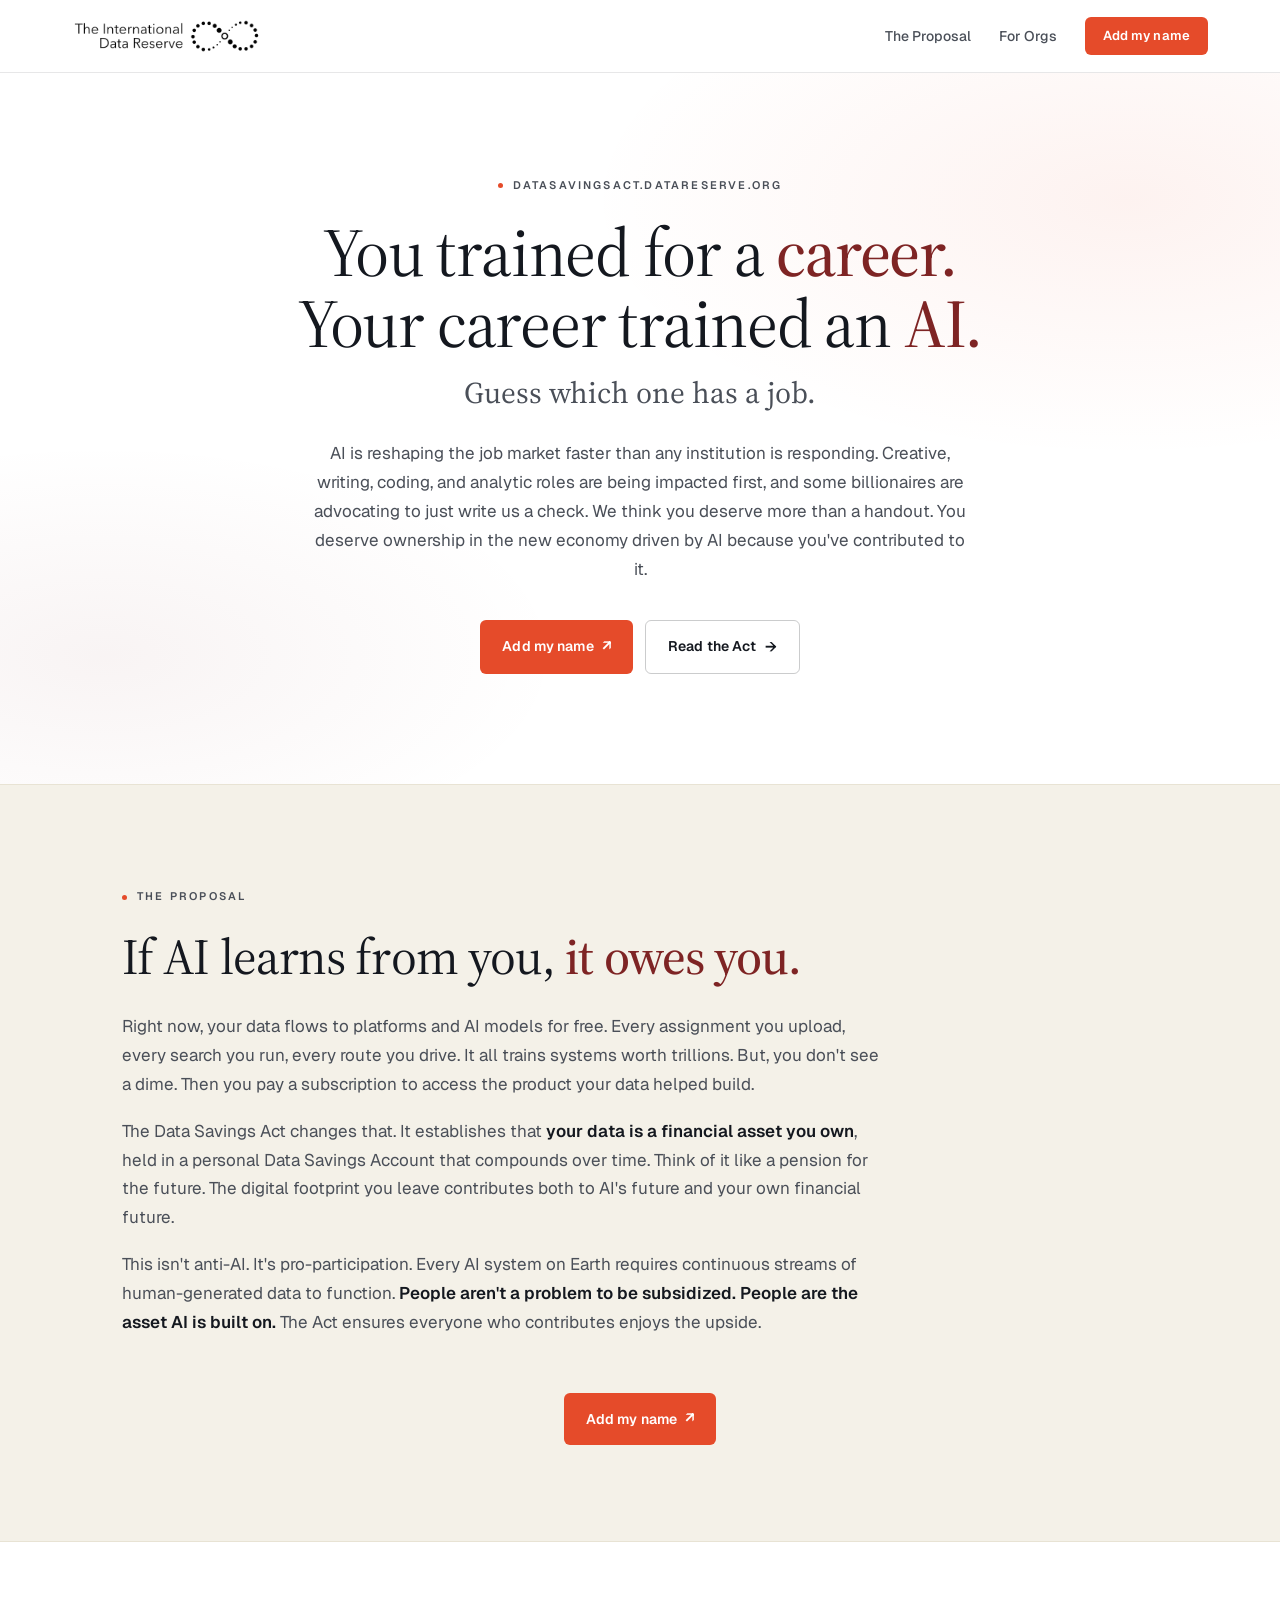
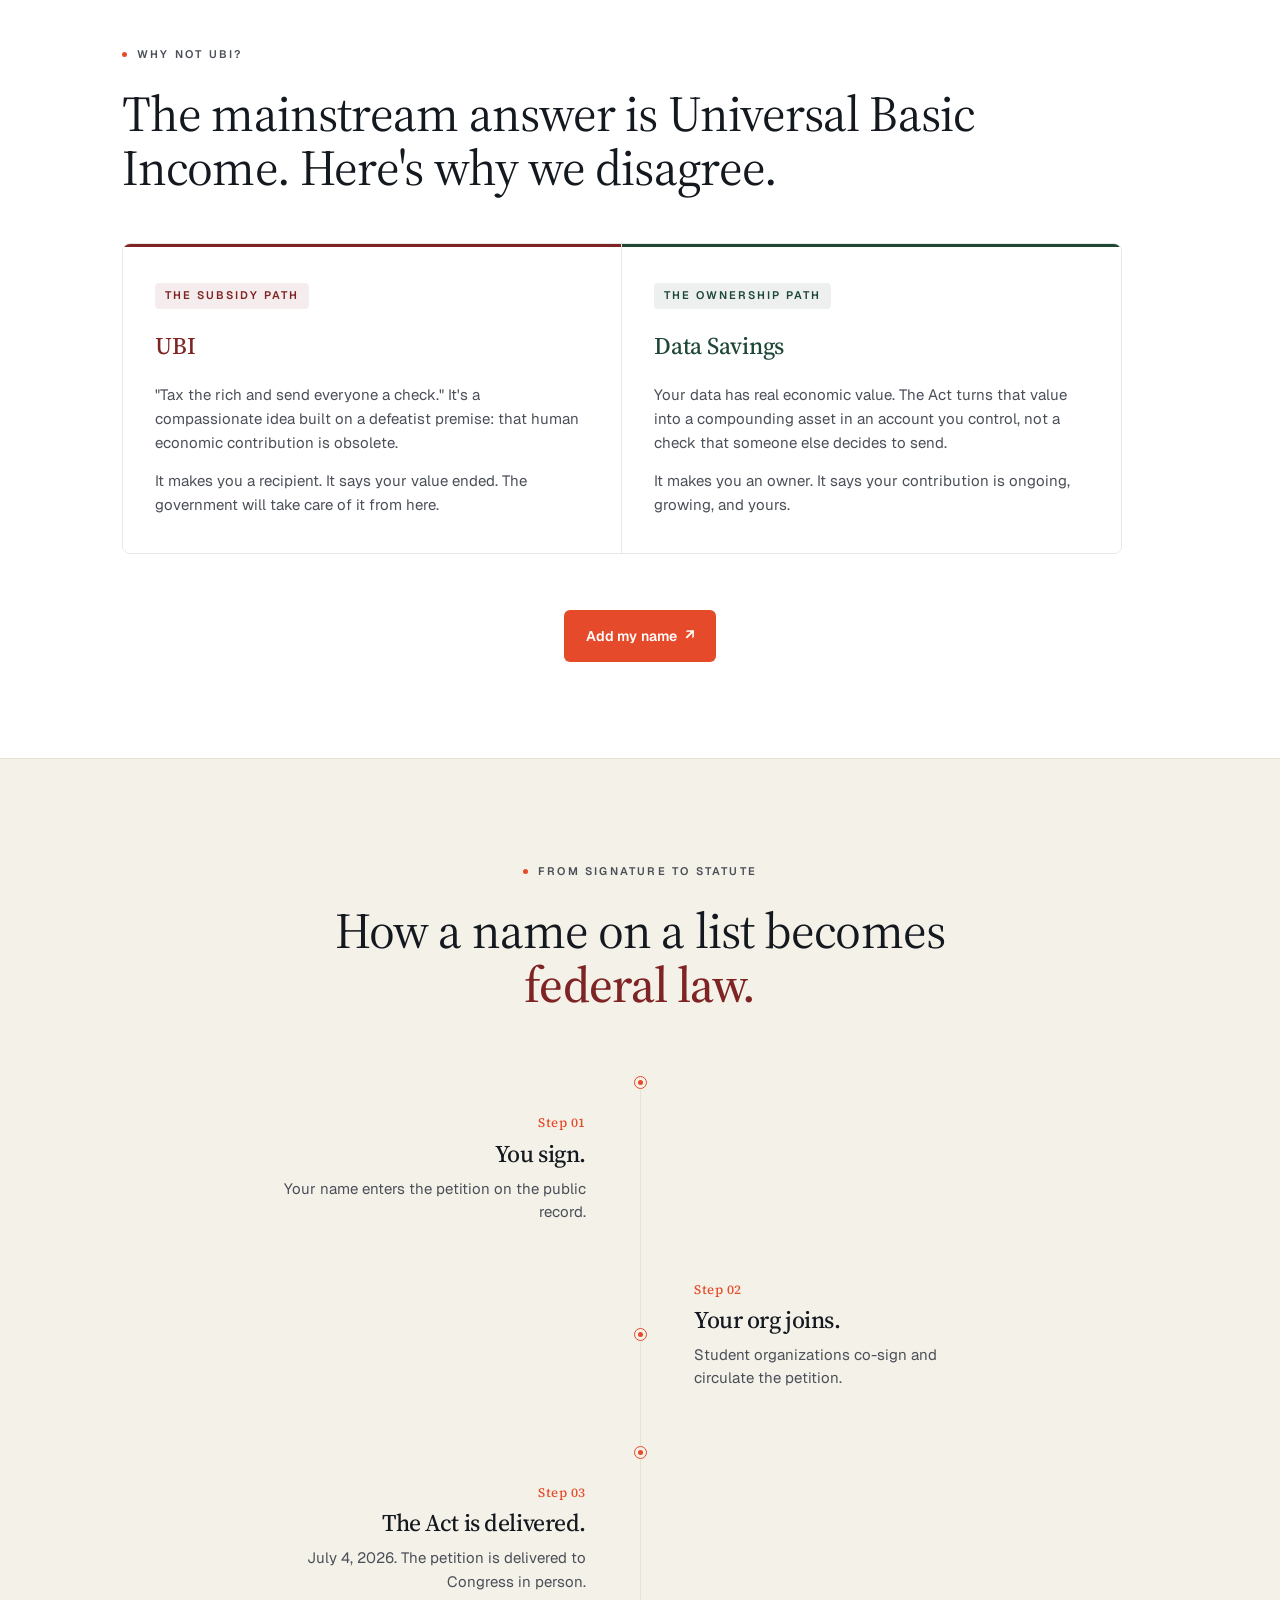
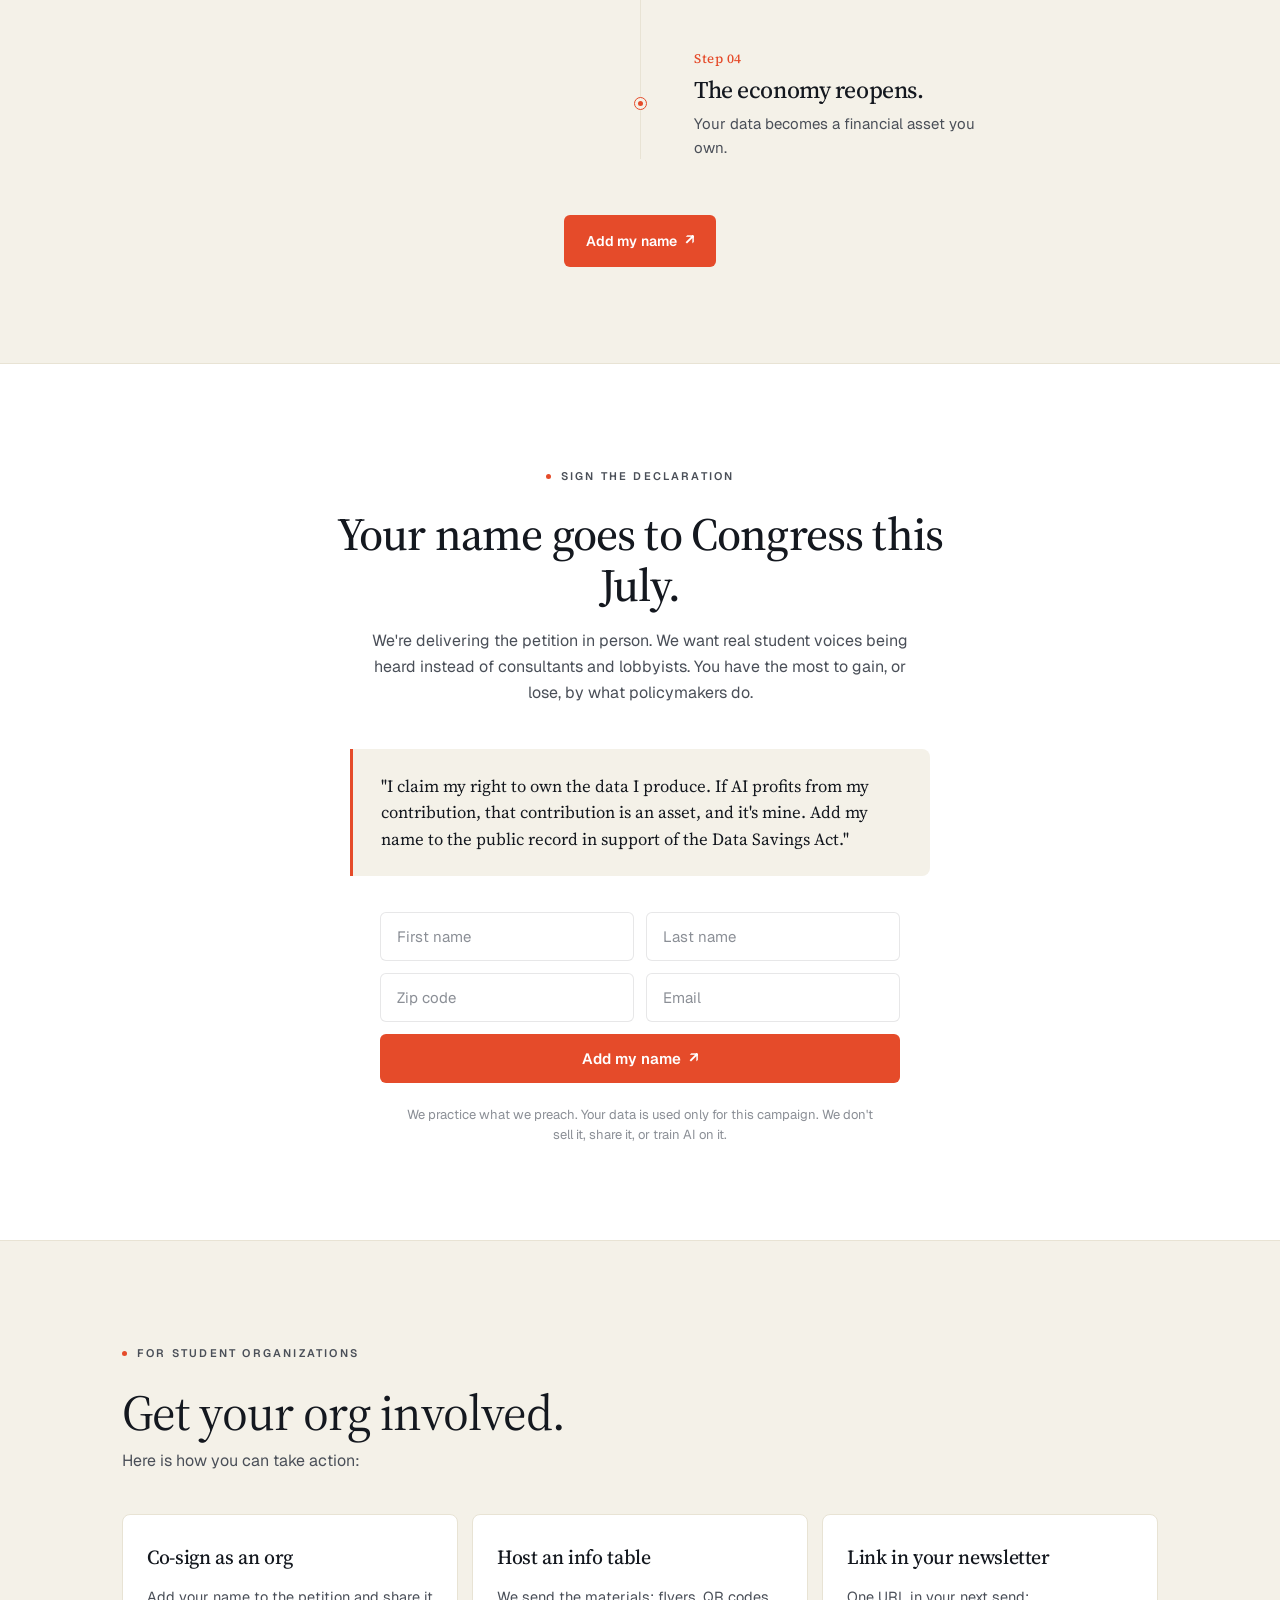
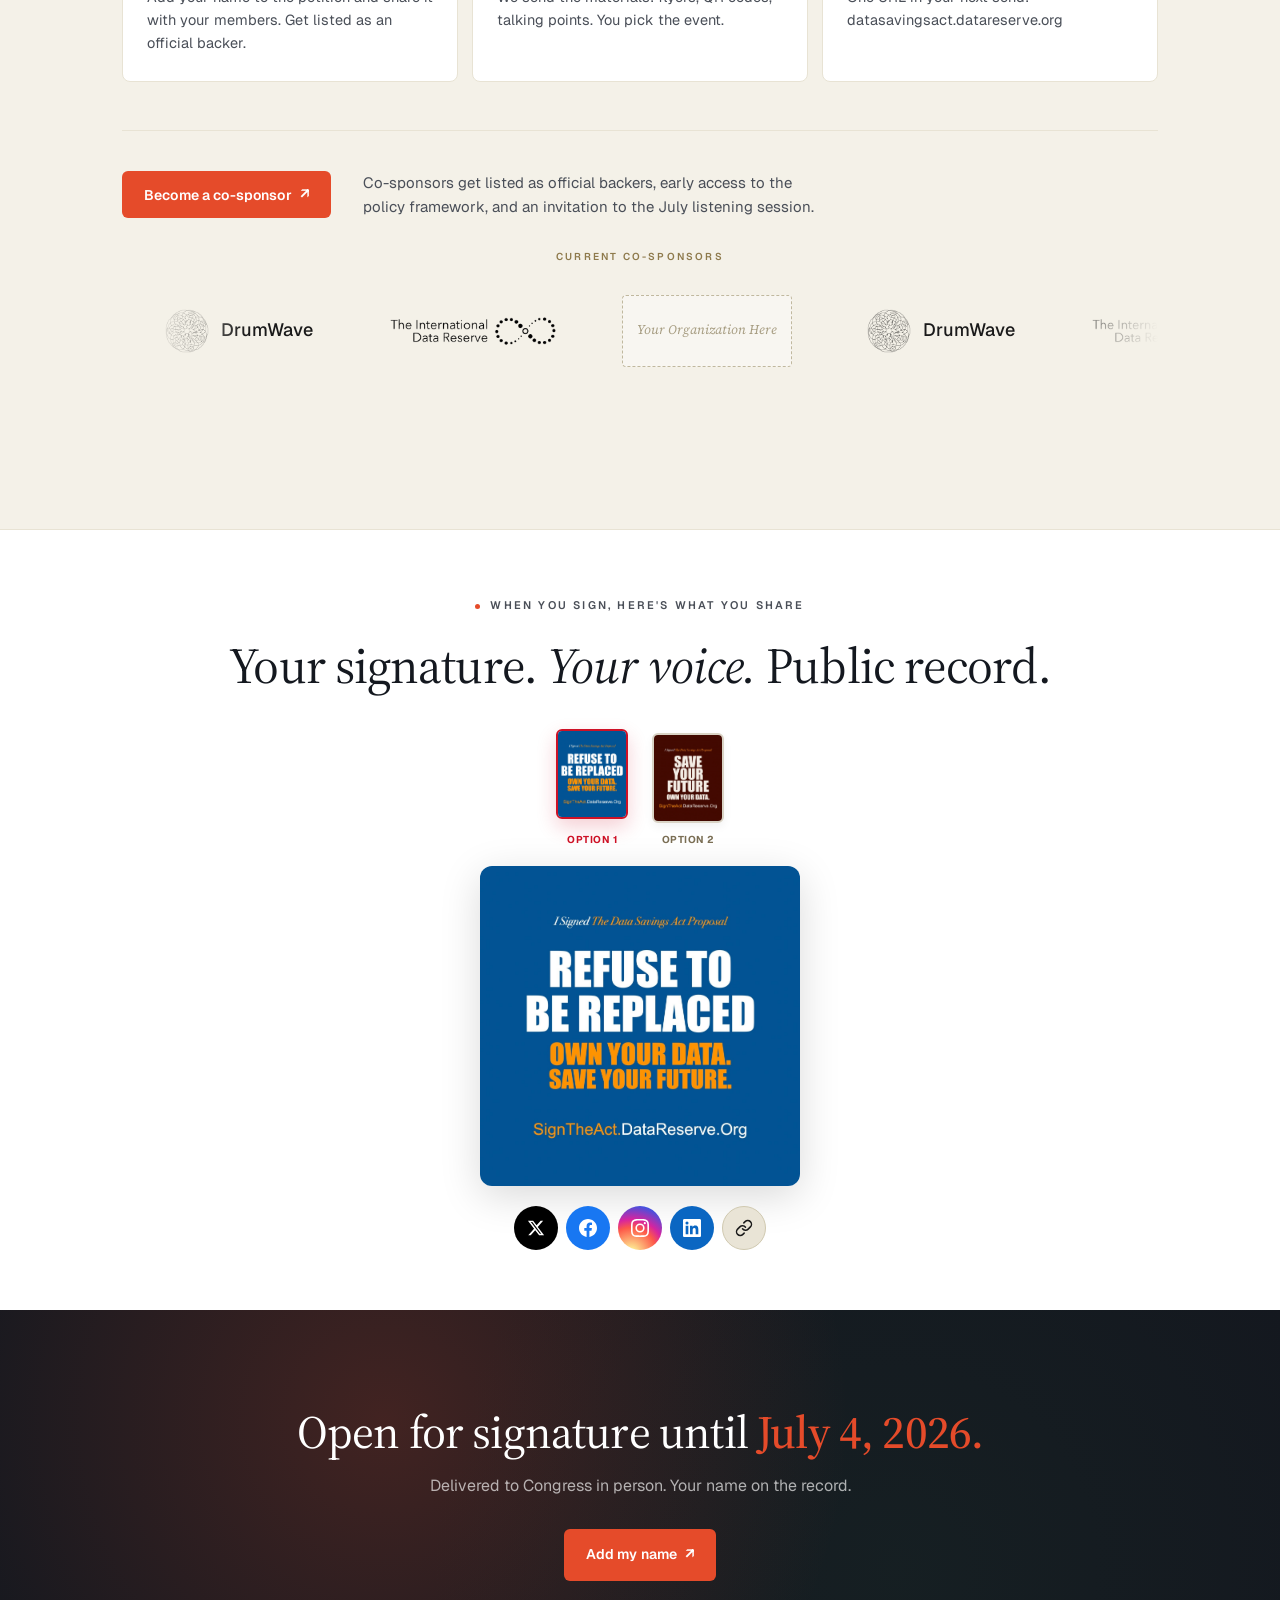
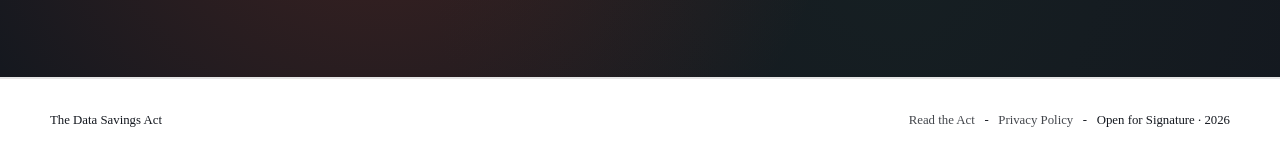
<file: index.html>
<!DOCTYPE html>
<html lang="en">

<head>
  <meta charset="UTF-8">
  <meta name="viewport" content="width=device-width, initial-scale=1.0">
  <title>The Data Savings Act | Sign The Act</title>
  <meta name="description" content="You trained for a career. Your career trained an AI. Sign the Data Savings Act.">

  <link rel="preconnect" href="https://fonts.googleapis.com">
  <link rel="preconnect" href="https://fonts.gstatic.com" crossorigin>
  <link
    href="https://fonts.googleapis.com/css2?family=Source+Serif+4:opsz,wght@8..60,300..700&family=Geist:wght@300..700&display=swap"
    rel="stylesheet">
  <link rel="icon" type="image/png" href="assets/icons/favicon-light.png?v=4" media="(prefers-color-scheme: light)">
  <link rel="icon" type="image/png" href="assets/icons/favicon-dark.png?v=4" media="(prefers-color-scheme: dark)">
  <link rel="apple-touch-icon" href="assets/icons/favicon-dark.png?v=4">
  <link rel="manifest" href="assets/icons/site.webmanifest?v=4">

  <!-- Social Media Meta Tags -->
  <meta property="og:title" content="The Data Savings Act">
  <meta property="og:description" content="Machines Don't Die. Own Your Data. Save Your Future.">
  <meta property="og:type" content="website">
  <meta id="og-url" property="og:url" content="https://datasavingsact.datareserve.org">
  <meta property="og:site_name" content="Data Savings Act">
  <meta id="og-image" property="og:image" content="https://datasavingsact.datareserve.org/assets/img/share-option-1.jpg">
  <meta property="og:image:secure_url" content="https://datasavingsact.datareserve.org/assets/img/share-option-1.jpg">
  <meta property="og:image:type" content="image/jpeg">
  <meta property="og:image:width" content="1600">
  <meta property="og:image:height" content="1600">

  <!-- Twitter -->
  <meta name="twitter:card" content="summary_large_image">
  <meta name="twitter:title" content="The Data Savings Act">
  <meta name="twitter:description" content="Machines Don't Die. Own Your Data. Save Your Future.">
  <meta id="twitter-image" name="twitter:image"
    content="https://datasavingsact.datareserve.org/assets/img/share-option-1.jpg">

  <style>
    :root {
      --logo-dw-transparent: url("[data-uri]");
      --logo-idr-url: url('assets/img/logo-idr.png');
      --paper: #FFFFFF;
      --paper-soft: #F4F1E8;
      --paper-line: #E8E3D4;
      --ink: #14181F;
      --ink-soft: #4A4F58;
      --ink-mute: #8B8F96;
      --burgundy: #7E2424;
      --burgundy-dark: #5C1818;
      --coral: #E54B2A;
      --coral-dark: #C2391C;
      --coral-soft: rgba(229, 75, 42, 0.08);
      --forest: #1F4736;
      --line: rgba(20, 24, 31, 0.10);
      --line-strong: rgba(20, 24, 31, 0.22);
      --serif: 'Source Serif 4', 'Times New Roman', serif;
      --sans: 'Geist', system-ui, sans-serif;
    }

    * {
      margin: 0;
      padding: 0;
      box-sizing: border-box;
    }

    html {
      scroll-behavior: smooth;
    }

    body {
      background: var(--paper);
      color: var(--ink);
      font-family: var(--sans);
      font-size: 17px;
      line-height: 1.6;
      -webkit-font-smoothing: antialiased;
      overflow-x: hidden;
    }

    ::selection {
      background: var(--coral);
      color: var(--paper);
    }

    /* ===== NAV ===== */
    .nav {
      position: sticky;
      top: 0;
      z-index: 50;
      background: rgba(255, 255, 255, 0.92);
      backdrop-filter: blur(12px);
      -webkit-backdrop-filter: blur(12px);
      border-bottom: 1px solid var(--line);
    }

    .nav-inner {
      max-width: 1200px;
      margin: 0 auto;
      padding: 16px 32px;
      display: flex;
      align-items: center;
      justify-content: space-between;
    }

    .brand {
      font-family: var(--serif);
      font-weight: 500;
      font-size: 18px;
      letter-spacing: -0.005em;
      text-decoration: none;
      color: var(--ink);
      display: flex;
      align-items: center;
      gap: 10px;
    }

    .brand-mark {
      width: 8px;
      height: 8px;
      border-radius: 50%;
      background: var(--coral);
    }

    .nav-links {
      display: flex;
      gap: 28px;
      align-items: center;
    }

    .nav-links a {
      color: var(--ink-soft);
      text-decoration: none;
      font-size: 14px;
      font-weight: 500;
      transition: color 0.2s;
    }

    .nav-links a:hover {
      color: var(--coral);
    }

    .nav-cta {
      background: var(--coral);
      color: var(--paper) !important;
      padding: 9px 18px;
      border-radius: 6px;
      font-size: 13px !important;
      font-weight: 600 !important;
      letter-spacing: 0.01em;
      transition: all 0.2s;
    }

    .nav-cta:hover {
      background: var(--coral-dark);
      color: var(--paper) !important;
    }

    /* ===== ACT TOPBAR (LOGO + TITLE + SIGN BUTTON) ===== */
    .act-topbar {
      display: flex;
      align-items: center;
      gap: 12px;
    }

    .act-logo {
      display: flex;
      align-items: center;
      flex-shrink: 0;
    }

    .act-logo-mark {
      display: flex;
      align-items: center;
    }

    .act-logo-mark img {
      height: 40px;
      width: auto;
      display: block;
    }

    .act-topbar-title {
      font-family: var(--serif);
      font-weight: 500;
      font-size: 16px;
      color: var(--ink);
      text-decoration: none;
      letter-spacing: -0.005em;
      white-space: nowrap;
      transition: color 0.2s;
    }

    .act-topbar-title:hover {
      color: var(--coral);
    }

    .act-sign-top {
      background: transparent;
      border: 1px solid var(--line-strong);
      border-radius: 6px;
      padding: 7px 16px;
      font-family: var(--sans);
      font-size: 13px;
      font-weight: 600;
      color: var(--ink);
      cursor: pointer;
      transition: all 0.2s;
      white-space: nowrap;
    }

    .act-sign-top:hover {
      background: var(--coral);
      border-color: var(--coral);
      color: var(--paper);
    }

    /* ===== LAYOUT ===== */
    .container {
      max-width: 1100px;
      margin: 0 auto;
      padding: 0 32px;
    }

    section {
      position: relative;
      padding: 96px 0;
    }

    /* ===== EYEBROW ===== */
    .eyebrow {
      display: inline-flex;
      align-items: center;
      gap: 10px;
      font-size: 11px;
      font-weight: 600;
      letter-spacing: 0.2em;
      text-transform: uppercase;
      color: var(--ink-soft);
      margin-bottom: 24px;
    }

    .eyebrow::before {
      content: '';
      width: 5px;
      height: 5px;
      border-radius: 50%;
      background: var(--coral);
    }

    /* ===== TYPOGRAPHY ===== */
    h1,
    h2,
    h3,
    h4 {
      font-family: var(--serif);
      font-weight: 500;
      color: var(--ink);
      letter-spacing: -0.018em;
    }

    .h-display {
      font-size: clamp(40px, 6vw, 68px);
      line-height: 1.04;
      font-weight: 400;
      font-variation-settings: "opsz" 60;
    }

    .h-display .accent {
      color: var(--burgundy);
      font-style: normal;
      font-weight: 500;
    }

    .h-sub {
      font-family: var(--serif);
      font-size: clamp(22px, 2.4vw, 30px);
      line-height: 1.25;
      color: var(--ink-soft);
      font-weight: 400;
      margin-top: 14px;
      font-variation-settings: "opsz" 32;
    }

    .h-section {
      font-size: clamp(32px, 4.4vw, 50px);
      line-height: 1.08;
      font-weight: 400;
      font-variation-settings: "opsz" 48;
    }

    .h-section .accent {
      color: var(--burgundy);
      font-style: normal;
      font-weight: 500;
    }

    .lede {
      font-size: 17px;
      line-height: 1.7;
      color: var(--ink-soft);
      margin-top: 28px;
      font-weight: 400;
    }

    .lede+.lede {
      margin-top: 18px;
    }

    .lede strong {
      color: var(--ink);
      font-weight: 600;
    }

    /* ===== BUTTONS ===== */
    .btn-row {
      display: flex;
      gap: 12px;
      margin-top: 36px;
      flex-wrap: wrap;
    }

    .btn {
      display: inline-flex;
      align-items: center;
      gap: 8px;
      padding: 14px 22px;
      border-radius: 6px;
      font-family: var(--sans);
      font-size: 14px;
      font-weight: 600;
      letter-spacing: 0.01em;
      text-decoration: none;
      border: none;
      cursor: pointer;
      transition: all 0.2s cubic-bezier(0.2, 0.8, 0.2, 1);
    }

    .btn-primary {
      background: var(--coral);
      color: var(--paper);
    }

    .btn-primary:hover {
      background: var(--coral-dark);
      transform: translateY(-1px);
      box-shadow: 0 12px 24px -10px rgba(229, 75, 42, 0.5);
    }

    .btn-ghost {
      background: transparent;
      color: var(--ink);
      border: 1px solid var(--line-strong);
    }

    .btn-ghost:hover {
      background: var(--ink);
      color: var(--paper);
      border-color: var(--ink);
    }

    .btn .arrow {
      display: inline-block;
      transition: transform 0.2s;
      font-size: 15px;
    }

    .btn:hover .arrow {
      transform: translate(2px, -2px);
    }

    /* Section-end CTA */
    .section-cta {
      margin-top: 56px;
      text-align: center;
    }

    /* ===== HERO ===== */
    .hero {
      padding-top: 96px;
      padding-bottom: 110px;
      background:
        radial-gradient(ellipse 70% 60% at 88% 18%, rgba(229, 75, 42, 0.07), transparent 60%),
        radial-gradient(ellipse 60% 50% at 8% 82%, rgba(126, 36, 36, 0.05), transparent 60%),
        var(--paper);
      position: relative;
      overflow: hidden;
    }

    .hero-inner {
      max-width: 880px;
      margin: 0 auto;
      text-align: center;
    }

    .hero-inner .eyebrow {
      margin-left: auto;
      margin-right: auto;
    }

    .hero-inner .h-sub {
      margin-left: auto;
      margin-right: auto;
      max-width: 640px;
    }

    .hero-inner .lede {
      max-width: 660px;
      margin-left: auto;
      margin-right: auto;
    }

    .hero-inner .btn-row {
      justify-content: center;
    }

    /* ===== PROPOSAL ===== */
    .proposal {
      background: var(--paper-soft);
      border-top: 1px solid var(--paper-line);
      border-bottom: 1px solid var(--paper-line);
    }

    .proposal-inner {
      max-width: 760px;
    }

    /* ===== UBI COMPARISON ===== */
    .ubi {
      background: var(--paper);
    }

    .ubi-grid {
      display: grid;
      grid-template-columns: 1fr 1fr;
      gap: 0;
      margin-top: 48px;
      max-width: 1000px;
      border: 1px solid var(--line);
      border-radius: 8px;
      overflow: hidden;
    }

    .ubi-card {
      padding: 36px 32px;
      background: var(--paper);
      position: relative;
    }

    .ubi-card:first-child {
      border-right: 1px solid var(--line);
    }

    .ubi-card::before {
      content: '';
      position: absolute;
      top: 0;
      left: 0;
      right: 0;
      height: 3px;
    }

    .ubi-card.ubi-left::before {
      background: var(--burgundy);
    }

    .ubi-card.ubi-right::before {
      background: var(--forest);
    }

    .ubi-card-label {
      display: inline-block;
      font-size: 11px;
      letter-spacing: 0.18em;
      text-transform: uppercase;
      font-weight: 600;
      padding: 4px 10px;
      border-radius: 4px;
      margin-bottom: 18px;
    }

    .ubi-card.ubi-left .ubi-card-label {
      background: rgba(126, 36, 36, 0.08);
      color: var(--burgundy);
    }

    .ubi-card.ubi-right .ubi-card-label {
      background: rgba(31, 71, 54, 0.08);
      color: var(--forest);
    }

    .ubi-card h3 {
      font-family: var(--serif);
      font-size: 24px;
      font-weight: 500;
      margin-bottom: 18px;
      letter-spacing: -0.01em;
      font-variation-settings: "opsz" 28;
    }

    .ubi-card.ubi-left h3 {
      color: var(--burgundy);
    }

    .ubi-card.ubi-right h3 {
      color: var(--forest);
    }

    .ubi-card p {
      font-size: 15px;
      line-height: 1.6;
      color: var(--ink-soft);
      margin-bottom: 14px;
    }

    .ubi-card p:last-child {
      margin-bottom: 0;
    }

    @media (max-width: 760px) {
      .ubi-grid {
        grid-template-columns: 1fr;
      }

      .ubi-card:first-child {
        border-right: none;
        border-bottom: 1px solid var(--line);
      }
    }

    /* ===== TIMELINE ===== */
    .timeline {
      background: var(--paper-soft);
      border-top: 1px solid var(--paper-line);
      border-bottom: 1px solid var(--paper-line);
      text-align: center;
    }

    .timeline-header {
      max-width: 720px;
      margin: 0 auto;
    }

    .timeline-header .eyebrow {
      margin-left: auto;
      margin-right: auto;
    }

    .timeline-track {
      margin-top: 64px;
      position: relative;
      max-width: 720px;
      margin-left: auto;
      margin-right: auto;
    }

    .timeline-track::before {
      content: '';
      position: absolute;
      left: 50%;
      top: 0;
      bottom: 0;
      width: 1px;
      background: var(--paper-line);
    }

    .timeline-step {
      display: grid;
      grid-template-columns: 1fr 60px 1fr;
      gap: 24px;
      align-items: center;
      margin-bottom: 56px;
      position: relative;
    }

    .timeline-step:last-child {
      margin-bottom: 0;
    }

    .timeline-step-dot {
      grid-column: 2;
      width: 13px;
      height: 13px;
      border-radius: 50%;
      background: var(--paper-soft);
      border: 1.5px solid var(--coral);
      margin: 0 auto;
      position: relative;
      z-index: 2;
    }

    .timeline-step-dot::after {
      content: '';
      position: absolute;
      inset: 3px;
      background: var(--coral);
      border-radius: 50%;
    }

    .timeline-step-content {
      text-align: center;
    }

    .timeline-step:nth-child(odd) .timeline-step-content {
      grid-column: 1;
      text-align: right;
    }

    .timeline-step:nth-child(even) .timeline-step-content {
      grid-column: 3;
      text-align: left;
    }

    .timeline-step-num {
      font-family: var(--serif);
      font-style: normal;
      font-size: 13px;
      color: var(--coral);
      margin-bottom: 6px;
      display: block;
      font-weight: 500;
      letter-spacing: 0.04em;
    }

    .timeline-step h4 {
      font-family: var(--serif);
      font-size: 24px;
      font-weight: 500;
      line-height: 1.2;
      color: var(--ink);
      margin-bottom: 8px;
      font-variation-settings: "opsz" 28;
    }

    .timeline-step p {
      font-size: 15px;
      color: var(--ink-soft);
      line-height: 1.55;
    }

    @media (max-width: 680px) {
      .timeline-track::before {
        left: 20px;
      }

      .timeline-step {
        grid-template-columns: 40px 1fr;
      }

      .timeline-step-dot {
        grid-column: 1;
      }

      .timeline-step:nth-child(odd) .timeline-step-content,
      .timeline-step:nth-child(even) .timeline-step-content {
        grid-column: 2;
        text-align: left;
      }
    }

    /* ===== SIGN DECLARATION ===== */
    .sign {
      background: var(--paper);
      text-align: center;
    }

    .sign-inner {
      max-width: 640px;
      margin: 0 auto;
    }

    .sign-inner .eyebrow {
      margin-left: auto;
      margin-right: auto;
    }

    .sign h2 {
      font-size: clamp(34px, 4.2vw, 46px);
      line-height: 1.1;
      font-weight: 500;
      font-variation-settings: "opsz" 44;
    }

    .sign-sub {
      font-size: 16px;
      color: var(--ink-soft);
      line-height: 1.6;
      margin-top: 18px;
      max-width: 540px;
      margin-left: auto;
      margin-right: auto;
    }

    .sign-share-row {
      display: grid;
      grid-template-columns: 1fr 1fr;
      gap: 14px;
      margin: 44px auto 0;
      max-width: 540px;
    }

    .sign-share-img {
      aspect-ratio: 1.91 / 1;
      border-radius: 6px;
      background: var(--paper-soft);
      background-size: cover;
      background-position: center;
      background-repeat: no-repeat;
      border: 1px solid var(--paper-line);
      box-shadow: 0 6px 14px -8px rgba(20, 24, 31, 0.2);
      transition: transform 0.25s;
    }

    .sign-share-img:hover {
      transform: translateY(-2px);
    }

    .sign-share-1 {
      background-image: url('https://datasavingsact.drumwave.com/assets/img/share-option-1.jpg');
    }

    .sign-share-2 {
      background-image: url('https://datasavingsact.drumwave.com/assets/img/share-option-2.jpg');
    }

    .sign-share-caption {
      font-size: 11px;
      letter-spacing: 0.16em;
      text-transform: uppercase;
      color: var(--ink-mute);
      margin-top: 14px;
      font-weight: 500;
    }

    .sign-quote {
      background: var(--paper-soft);
      border-left: 3px solid var(--coral);
      border-radius: 0 8px 8px 0;
      padding: 24px 28px;
      margin: 44px auto 36px;
      max-width: 580px;
      font-family: var(--serif);
      font-size: 17px;
      line-height: 1.55;
      color: var(--ink);
      font-weight: 400;
      font-style: normal;
      text-align: left;
      font-variation-settings: "opsz" 20;
    }

    .sign-form {
      display: grid;
      grid-template-columns: 1fr 1fr;
      gap: 12px;
      max-width: 520px;
      margin: 0 auto;
    }

    .sign-form input {
      background: var(--paper);
      border: 1px solid var(--line);
      border-radius: 6px;
      padding: 14px 16px;
      font-family: var(--sans);
      font-size: 15px;
      color: var(--ink);
      transition: border-color 0.2s;
    }

    .sign-form input::placeholder {
      color: var(--ink-mute);
    }

    .sign-form input:focus {
      outline: none;
      border-color: var(--coral);
    }

    .sign-form button {
      grid-column: 1 / -1;
      background: var(--coral);
      color: var(--paper);
      border: none;
      border-radius: 6px;
      padding: 15px;
      font-family: var(--sans);
      font-size: 15px;
      font-weight: 600;
      cursor: pointer;
      transition: all 0.2s;
      display: inline-flex;
      align-items: center;
      justify-content: center;
      gap: 8px;
    }

    .sign-form button:hover {
      background: var(--coral-dark);
      transform: translateY(-1px);
    }

    .sign-fine {
      font-size: 13px;
      color: var(--ink-mute);
      line-height: 1.5;
      margin-top: 22px;
      max-width: 480px;
      margin-left: auto;
      margin-right: auto;
    }

    /* ===== STUDENT ORGS ===== */
    .orgs {
      background: var(--paper-soft);
      border-top: 1px solid var(--paper-line);
      border-bottom: 1px solid var(--paper-line);
    }

    .orgs-sub {
      font-size: 16px;
      color: var(--ink-soft);
      margin-top: 8px;
    }

    .orgs-grid {
      display: grid;
      grid-template-columns: repeat(3, 1fr);
      gap: 14px;
      margin-top: 40px;
    }

    .org-card {
      background: var(--paper);
      border: 1px solid var(--paper-line);
      border-radius: 8px;
      padding: 26px 24px;
      transition: all 0.2s cubic-bezier(0.2, 0.8, 0.2, 1);
      position: relative;
    }

    .org-card::before {
      content: '';
      position: absolute;
      top: 0;
      left: 0;
      right: 0;
      height: 2px;
      background: var(--coral);
      transform: scaleX(0);
      transform-origin: left;
      transition: transform 0.3s;
      border-radius: 8px 8px 0 0;
    }

    .org-card:hover {
      border-color: var(--line-strong);
      transform: translateY(-2px);
      box-shadow: 0 12px 28px -16px rgba(20, 24, 31, 0.18);
    }

    .org-card:hover::before {
      transform: scaleX(1);
    }

    .org-card h3 {
      font-family: var(--serif);
      font-size: 20px;
      font-weight: 500;
      margin-bottom: 12px;
      color: var(--ink);
      font-variation-settings: "opsz" 24;
    }

    .org-card p {
      font-size: 14.5px;
      color: var(--ink-soft);
      line-height: 1.6;
    }

    .orgs-cta {
      margin-top: 48px;
      padding-top: 40px;
      border-top: 1px solid var(--paper-line);
      display: grid;
      grid-template-columns: auto 1fr;
      gap: 32px;
      align-items: center;
    }

    .orgs-cta-text {
      font-size: 15px;
      color: var(--ink-soft);
      line-height: 1.6;
      max-width: 460px;
    }

    @media (max-width: 760px) {
      .orgs-grid {
        grid-template-columns: 1fr;
      }

      .orgs-cta {
        grid-template-columns: 1fr;
        gap: 16px;
      }
    }

    /* ===== FINAL CTA ===== */
    .final {
      background: var(--ink);
      color: var(--paper);
      text-align: center;
      padding: 96px 0;
      position: relative;
      overflow: hidden;
    }

    .final::before {
      content: '';
      position: absolute;
      inset: 0;
      background:
        radial-gradient(circle at 30% 30%, rgba(229, 75, 42, 0.22), transparent 50%),
        radial-gradient(circle at 70% 70%, rgba(31, 71, 54, 0.15), transparent 50%);
      pointer-events: none;
    }

    .final-inner {
      position: relative;
      z-index: 2;
    }

    .final h2 {
      font-size: clamp(32px, 4.2vw, 46px);
      line-height: 1.15;
      font-weight: 400;
      color: var(--paper);
      font-variation-settings: "opsz" 44;
    }

    .final h2 .accent {
      color: var(--coral);
      font-style: normal;
      font-weight: 500;
    }

    .final-sub {
      font-size: 16px;
      color: rgba(255, 255, 255, 0.65);
      margin-top: 14px;
    }

    .final .btn-primary {
      margin-top: 30px;
      background: var(--coral);
      color: var(--paper);
    }

    .final .btn-primary:hover {
      background: var(--coral-dark);
      color: var(--paper);
      box-shadow: 0 14px 32px -10px rgba(229, 75, 42, 0.5);
    }

    /* ===== FOOTER ===== */
    footer {
      padding: 32px 0;
      background: var(--paper);
      border-top: 2px solid rgba(0, 0, 0, 0.1);
      color: var(--ink);
    }

    footer .container {
      display: flex;
      justify-content: space-between;
      align-items: center;
      max-width: 100%;
      margin: 0;
      padding: 0 50px;
    }

    footer .container>div,
    footer .left {
      font-family: 'Fraunces', serif;
      font-size: 0.80rem;
      line-height: 1.5;
      color: var(--ink);
    }

    footer .left a {
      text-decoration: none;
      color: inherit;
    }

    footer .left a:hover {
      color: var(--coral);
    }

    footer .container>div:last-child {
      white-space: nowrap;
      flex-shrink: 0;
    }

    footer .container>div:last-child a {
      text-decoration: none;
      color: inherit;
      opacity: 0.8;
    }

    footer .container>div:last-child a:hover {
      opacity: 1;
      color: var(--coral);
    }

    @media (max-width: 520px) {
      footer .container {
        flex-direction: column;
        gap: 15px;
        text-align: center;
        padding: 0 50px;
      }
    }

    /* ===== ANIMATIONS ===== */
    .reveal {
      opacity: 0;
      transform: translateY(20px);
      transition: opacity 0.8s cubic-bezier(0.2, 0.8, 0.2, 1),
        transform 0.8s cubic-bezier(0.2, 0.8, 0.2, 1);
    }

    .reveal.in {
      opacity: 1;
      transform: translateY(0);
    }

    @media (prefers-reduced-motion: reduce) {

      *,
      *::before,
      *::after {
        animation-duration: 0.01ms !important;
        transition-duration: 0.01ms !important;
      }
    }

    /* Share section */
    .act-share {
      max-width: 1080px;
      margin: 0 auto;
      padding-top: 60px;
      padding-bottom: 60px;
    }

    .act-share-header {
      text-align: center;
      margin-bottom: 40px;
    }

    .act-share-card {
      background: transparent;
      padding: 0;
      max-width: 320px;
      margin: 0 auto 20px;
      line-height: 0;
      display: block;
    }

    .act-share-card img {
      width: 100%;
      height: auto;
      display: block;
    }

    .share-selector {
      display: flex;
      justify-content: center;
      gap: 24px;
      margin-bottom: 20px;
    }

    .selector-btn {
      background: transparent;
      border: none;
      padding: 0;
      cursor: pointer;
      transition: all 0.2s;
      display: flex;
      flex-direction: column;
      align-items: center;
      gap: 10px;
    }

    .selector-preview {
      width: 72px;
      height: 90px;
      border-radius: 6px;
      border: 2px solid #d9d3c5;
      transition: all 0.2s;
      display: flex;
      flex-direction: column;
      align-items: center;
      padding: 0;
      gap: 0;
      box-shadow: 0 4px 10px rgba(0, 0, 0, 0.05);
      position: relative;
      overflow: hidden;
    }

    .selector-btn.active .selector-preview {
      border-color: #ce1126;
      box-shadow: 0 8px 20px rgba(206, 17, 38, 0.2);
      transform: translateY(-4px);
    }

    .selector-label {
      font-family: var(--sans);
      font-size: 10px;
      font-weight: 700;
      letter-spacing: 0.05em;
      text-transform: uppercase;
      color: #7a6e54;
    }

    .selector-btn.active .selector-label {
      color: #ce1126;
    }

    .act-share-buttons {
      display: flex;
      justify-content: center;
      gap: 8px;
      flex-wrap: wrap;
    }

    .share-icon {
      width: 44px;
      height: 44px;
      border-radius: 50%;
      border: none;
      display: inline-flex;
      align-items: center;
      justify-content: center;
      cursor: pointer;
      color: #fff;
      transition: transform 0.15s, box-shadow 0.15s, filter 0.15s;
      padding: 0;
    }

    .share-icon:hover {
      transform: translateY(-2px);
      box-shadow: 0 4px 12px rgba(0, 0, 0, 0.18);
      filter: brightness(1.08);
    }

    .share-icon svg {
      display: block;
    }

    .share-x {
      background: #000000;
    }

    .share-fb {
      background: #1877F2;
    }

    .share-ig {
      background: radial-gradient(circle at 30% 107%, #fdf497 0%, #fdf497 5%, #fd5949 45%, #d6249f 60%, #285AEB 90%);
    }

    .share-li {
      background: #0A66C2;
    }

    .share-link {
      background: #e9e4d6;
      color: #1a1a1a;
      border: 1px solid #d0c9b0;
    }

    .share-link:hover {
      background: #ddd6c2;
    }

    /* ============================================================================
   MODALS & CO-SPONSOR FORM
   ============================================================================ */
    .modal-bg {
      position: fixed;
      inset: 0;
      background: rgba(0, 0, 0, 0.85);
      display: none;
      align-items: flex-start;
      justify-content: center;
      z-index: 1000;
      padding: 32px;
      overflow-y: auto;
      backdrop-filter: blur(8px);
      transition: opacity 0.3s ease;
    }

    .modal-bg.open {
      display: flex;
    }

    .modal {
      background: #f6f2ea;
      max-width: 520px;
      width: 100%;
      margin: auto;
      padding: 32px;
      text-align: center;
      position: relative;
      color: #1a1a1a;
      box-shadow: 0 30px 90px rgba(0, 0, 0, 0.3);
      border: 1px solid rgba(255, 255, 255, 0.4);
      backdrop-filter: blur(5px);
      animation: modalIn 0.4s cubic-bezier(0.16, 1, 0.3, 1);
    }

    .modal-wide {
      max-width: 600px;
      padding: 40px;
    }

    @keyframes modalIn {
      from {
        opacity: 0;
        transform: translateY(20px) scale(0.98);
      }

      to {
        opacity: 1;
        transform: translateY(0) scale(1);
      }
    }

    .modal-close {
      position: absolute;
      top: 14px;
      right: 14px;
      background: transparent;
      border: none;
      font-size: 24px;
      cursor: pointer;
      color: #888;
    }

    .modal-check {
      font-family: 'Fraunces', serif;
      font-size: 40px;
      color: #b8231c;
      line-height: 1;
      margin-bottom: 8px;
    }

    .modal h2 {
      font-family: 'Fraunces', serif;
      font-weight: 500;
      font-size: 30px;
      margin-bottom: 10px;
      color: #1a1a1a;
    }

    .modal p {
      font-family: 'Fraunces', serif;
      font-size: 15px;
      color: #7a6e54;
      margin-bottom: 16px;
      line-height: 1.5;
    }

    .cosponsor-modal-kicker {
      font-family: 'JetBrains Mono', monospace;
      font-size: 10px;
      letter-spacing: 0.14em;
      text-transform: uppercase;
      color: #b8231c;
      margin-bottom: 12px;
    }

    .act-cosponsor-form {
      max-width: none;
      margin: 0;
      text-align: left;
    }

    .cs-row {
      display: flex;
      gap: 16px;
    }

    @media (max-width: 640px) {
      .cs-row {
        flex-direction: column;
        gap: 0;
      }

      .modal-wide {
        padding: 32px 24px !important;
      }
    }

    .cs-col {
      flex: 1;
      min-width: 0;
    }

    .cs-col-narrow {
      flex: 0 0 200px;
    }

    @media (max-width: 640px) {
      .cs-col-narrow {
        flex: 1;
      }
    }

    .cs-col label {
      display: block;
      font-family: 'JetBrains Mono', monospace;
      font-size: 10px;
      letter-spacing: 0.14em;
      text-transform: uppercase;
      color: #7a6e54;
      margin-bottom: 14px;
    }

    .cs-col label .req {
      color: #b8231c;
      margin-left: 2px;
    }

    .cs-col input,
    .cs-col select {
      width: 100%;
      padding: 11px 12px;
      font-family: 'Fraunces', serif;
      font-size: 15px;
      border: 1px solid #d0cbbd;
      background: #fff;
      margin-bottom: 14px;
      color: #1a1a1a;
      appearance: none;
      -webkit-appearance: none;
      border-radius: 0;
    }

    .cs-col select {
      background-image: url("data:image/svg+xml;utf8,<svg xmlns='http://www.w3.org/2000/svg' viewBox='0 0 12 8'><path fill='%237a6e54' d='M6 8L0 0h12z'/></svg>");
      background-repeat: no-repeat;
      background-position: right 14px center;
      background-size: 10px;
      padding-right: 36px;
    }

    .cs-col input:focus,
    .cs-col select:focus {
      outline: none;
      border-color: #b8231c;
    }

    .act-cosponsor-submit {
      background: var(--coral);
      color: var(--paper);
      border: none;
      border-radius: 6px;
      padding: 15px;
      font-family: var(--sans);
      font-size: 15px;
      font-weight: 600;
      cursor: pointer;
      transition: all 0.2s;
      display: inline-flex;
      align-items: center;
      justify-content: center;
      gap: 8px;
      width: 100%;
      margin-top: 8px;
    }

    .act-cosponsor-submit:hover {
      background: var(--coral-dark);
      transform: translateY(-1px);
    }

    .act-cosponsor-fineprint {
      font-family: 'Fraunces', serif;
      font-style: italic;
      font-size: 13px;
      color: #8e8473;
      text-align: center;
      margin-top: 14px;
      line-height: 1.5;
    }

    /* ============================================================================
   CO-SPONSOR MARQUEE CAROUSEL
   ============================================================================ */
    .act-cosponsor-coalition {
      text-align: center;
      margin-top: 50px;
      margin-bottom: 60px;
    }

    .act-cosponsor-coalition-label {
      font-family: 'Geist', sans-serif;
      font-size: 10px;
      font-weight: 600;
      letter-spacing: 0.22em;
      text-transform: uppercase;
      color: #8e7a4c;
      margin-bottom: 24px;
    }

    .marquee {
      position: relative;
      overflow: hidden;
      width: 100%;
      mask-image: linear-gradient(to right, transparent, #000 12%, #000 88%, transparent);
      -webkit-mask-image: linear-gradient(to right, transparent, #000 12%, #000 88%, transparent);
    }

    .marquee-track {
      display: flex;
      align-items: center;
      gap: 64px;
      width: max-content;
      animation: marquee 36s linear infinite;
      padding: 6px 32px;
    }

    .marquee:hover .marquee-track {
      animation-play-state: paused;
    }

    @keyframes marquee {
      from {
        transform: translateX(0);
      }

      to {
        transform: translateX(-50%);
      }
    }

    .marquee-item {
      flex: 0 0 auto;
      width: 170px;
      height: 72px;
      display: flex;
      align-items: center;
      justify-content: center;
    }

    .logo-drumwave {
      display: flex;
      align-items: center;
      gap: 12px;
    }

    .logo-drumwave-mark {
      width: 44px;
      height: 44px;
      background-image: var(--logo-dw-transparent);
      background-size: contain;
      background-repeat: no-repeat;
      background-position: center;
      filter: grayscale(1) brightness(0.15) contrast(1.5);
      opacity: 0.85;
    }

    .logo-drumwave-text {
      font-family: 'Geist', sans-serif;
      font-weight: 500;
      font-size: 18px;
      color: #1a1a1a;
      letter-spacing: -0.01em;
    }

    .logo-idr {
      width: 170px;
      height: 56px;
      background-image: var(--logo-idr-url);
      background-size: contain;
      background-repeat: no-repeat;
      background-position: center;
      filter: grayscale(1);
    }

    .act-cosponsor-placeholder {
      border: 1.5px dashed #c0b89e;
      background: rgba(255, 255, 255, 0.4);
      border-radius: 4px;
    }

    .placeholder-label {
      font-family: 'Source Serif 4', serif;
      font-style: italic;
      font-size: 13px;
      line-height: 1.3;
      color: #a89e84;
      text-align: center;
      letter-spacing: 0;
      padding: 0 12px;
    }

    /* ===== AJUSTES MOBILE ADICIONAIS ===== */
    @media (max-width: 768px) {

      /* 1 - Prevenir rolagem/jogo lateral */
      html,
      body {
        overflow-x: hidden;
        max-width: 100%;
        position: relative;
      }

      .container {
        max-width: 100%;
        overflow-x: hidden;
      }

      /* 2 - Ocultar itens específicos no cabeçalho */
      .nav-links a:not(.nav-cta) {
        display: none !important;
      }

      .nav-links {
        gap: 0 !important;
      }
    }

    @media (max-width: 600px) {

      /* 3 - Alinhar o formulário principal para não estourar lateralmente */
      .sign-form {
        grid-template-columns: 1fr !important;
        padding: 0 8px !important;
        gap: 12px !important;
      }

      .sign-form input {
        width: 100% !important;
      }
    }
  </style>
</head>

<body>

  <!-- ===== NAV ===== -->
  <nav class="nav">
    <div class="nav-inner">
      <a href="index.html" class="act-logo" style="text-decoration: none;">
        <div class="act-logo-mark"><img src="assets/img/logo-idr.png" alt="International Data Reserve"></div>
      </a>
      <div class="nav-links">
        <a href="#proposal">The Proposal</a>
        <a href="#orgs">For Orgs</a>
        <a href="#sign" class="nav-cta">Add my name</a>
      </div>
    </div>
  </nav>

  <!-- ===== HERO ===== -->
  <section class="hero">
    <div class="container">
      <div class="hero-inner reveal">
        <div class="eyebrow">datasavingsact.datareserve.org</div>
        <h1 class="h-display">
          You trained for a <span class="accent">career.</span><br>
          Your career trained an <span class="accent">AI.</span>
        </h1>
        <p class="h-sub">Guess which one has a job.</p>
        <p class="lede">
          AI is reshaping the job market faster than any institution is responding.
          Creative, writing, coding, and analytic roles are being impacted first,
          and some billionaires are advocating to just write us a check. We think
          you deserve more than a handout. You deserve ownership in the new
          economy driven by AI because you've contributed to it.
        </p>
        <div class="btn-row">
          <a href="#sign" class="btn btn-primary">
            Add my name <span class="arrow">↗</span>
          </a>
          <a href="https://datasavingsact.datareserve.org/Docs/Data_Savings_Act_Proposal.pdf" target="_blank"
            class="btn btn-ghost">
            Read the Act <span class="arrow">→</span>
          </a>
        </div>
      </div>
    </div>
  </section>

  <!-- ===== PROPOSAL ===== -->
  <section id="proposal" class="proposal">
    <div class="container">
      <div class="proposal-inner reveal">
        <div class="eyebrow">The Proposal</div>
        <h2 class="h-section">
          If AI learns from you, <span class="accent">it owes you.</span>
        </h2>
        <p class="lede">
          Right now, your data flows to platforms and AI models for free. Every
          assignment you upload, every search you run, every route you drive.
          It all trains systems worth trillions. But, you don't see a dime. Then
          you pay a subscription to access the product your data helped build.
        </p>
        <p class="lede">
          The Data Savings Act changes that. It establishes that
          <strong>your data is a financial asset you own</strong>, held in a
          personal Data Savings Account that compounds over time. Think of it
          like a pension for the future. The digital footprint you leave
          contributes both to AI's future and your own financial future.
        </p>
        <p class="lede">
          This isn't anti-AI. It's pro-participation. Every AI system on Earth
          requires continuous streams of human-generated data to function.
          <strong>People aren't a problem to be subsidized. People are the
            asset AI is built on.</strong> The Act ensures everyone who
          contributes enjoys the upside.
        </p>
      </div>

      <div class="section-cta reveal">
        <a href="#sign" class="btn btn-primary">
          Add my name <span class="arrow">↗</span>
        </a>
      </div>
    </div>
  </section>

  <!-- ===== UBI COMPARISON ===== -->
  <section class="ubi">
    <div class="container">
      <div class="reveal">
        <div class="eyebrow">Why not UBI?</div>
        <h2 class="h-section" style="max-width: 880px;">
          The mainstream answer is Universal Basic Income.
          Here's why we disagree.
        </h2>
      </div>

      <div class="ubi-grid reveal">
        <div class="ubi-card ubi-left">
          <span class="ubi-card-label">The Subsidy Path</span>
          <h3>UBI</h3>
          <p>
            "Tax the rich and send everyone a check." It's a compassionate
            idea built on a defeatist premise: that human economic
            contribution is obsolete.
          </p>
          <p>
            It makes you a recipient. It says your value ended. The
            government will take care of it from here.
          </p>
        </div>

        <div class="ubi-card ubi-right">
          <span class="ubi-card-label">The Ownership Path</span>
          <h3>Data Savings</h3>
          <p>
            Your data has real economic value. The Act turns that value into
            a compounding asset in an account you control, not a check that
            someone else decides to send.
          </p>
          <p>
            It makes you an owner. It says your contribution is ongoing,
            growing, and yours.
          </p>
        </div>
      </div>

      <div class="section-cta reveal">
        <a href="#sign" class="btn btn-primary">
          Add my name <span class="arrow">↗</span>
        </a>
      </div>
    </div>
  </section>

  <!-- ===== TIMELINE ===== -->
  <section class="timeline">
    <div class="container">
      <div class="timeline-header reveal">
        <div class="eyebrow">From signature to statute</div>
        <h2 class="h-section">
          How a name on a list becomes <span class="accent">federal law.</span>
        </h2>
      </div>

      <div class="timeline-track reveal">
        <div class="timeline-step">
          <div class="timeline-step-dot"></div>
          <div class="timeline-step-content">
            <span class="timeline-step-num">Step 01</span>
            <h4>You sign.</h4>
            <p>Your name enters the petition on the public record.</p>
          </div>
        </div>

        <div class="timeline-step">
          <div class="timeline-step-dot"></div>
          <div class="timeline-step-content">
            <span class="timeline-step-num">Step 02</span>
            <h4>Your org joins.</h4>
            <p>Student organizations co-sign and circulate the petition.</p>
          </div>
        </div>

        <div class="timeline-step">
          <div class="timeline-step-dot"></div>
          <div class="timeline-step-content">
            <span class="timeline-step-num">Step 03</span>
            <h4>The Act is delivered.</h4>
            <p>July 4, 2026. The petition is delivered to Congress in person.</p>
          </div>
        </div>

        <div class="timeline-step">
          <div class="timeline-step-dot"></div>
          <div class="timeline-step-content">
            <span class="timeline-step-num">Step 04</span>
            <h4>The economy reopens.</h4>
            <p>Your data becomes a financial asset you own.</p>
          </div>
        </div>
      </div>

      <div class="section-cta reveal">
        <a href="#sign" class="btn btn-primary">
          Add my name <span class="arrow">↗</span>
        </a>
      </div>
    </div>
  </section>

  <!-- ===== SIGN DECLARATION ===== -->
  <section class="sign" id="sign">
    <div class="container">
      <div class="sign-inner reveal">
        <div id="signStep1">
          <div class="eyebrow">Sign the Declaration</div>
          <h2>Your name goes to Congress this July.</h2>
          <p class="sign-sub">
            We're delivering the petition in person. We want real student voices
            being heard instead of consultants and lobbyists. You have the most
            to gain, or lose, by what policymakers do.
          </p>


          <div class="sign-quote">
            "I claim my right to own the data I produce. If AI profits from my
            contribution, that contribution is an asset, and it's mine. Add my
            name to the public record in support of the Data Savings Act."
          </div>

          <form class="sign-form" id="mainSignForm">
            <input type="text" name="signFirstName" id="mainSignFirstName" placeholder="First name" required>
            <input type="text" name="signLastName" id="mainSignLastName" placeholder="Last name" required>
            <input type="text" name="signZip" id="mainSignZip" placeholder="Zip code" required>
            <input type="email" name="signEmail" id="mainSignEmail" placeholder="Email" required>
            <button type="submit" id="mainSignSubmit">
              Add my name <span class="arrow">↗</span>
            </button>
          </form>

          <p class="sign-fine">
            We practice what we preach. Your data is used only for this campaign.
            We don't sell it, share it, or train AI on it.
          </p>
        </div>

        <div id="signStep2" style="display:none; text-align: center;">
          <div style="display: flex; align-items: center; justify-content: center; gap: 12px; margin-bottom: 12px;">
            <div class="modal-check"
              style="margin-bottom: 0; display: inline-flex; width: 32px; height: 32px; background: #ce1126; color: #fff; border-radius: 50%; align-items: center; justify-content: center; font-weight: bold;">
              ✓</div>
            <h2 style="margin-bottom: 0;">Signature recorded.</h2>
          </div>
          <p style="margin-bottom: 24px;">Now share it. Each share brings two more Americans into the fold.</p>

          <div id="formShareContainer">
            <div class="share-selector">
              <button class="selector-btn active" onclick="switchShare(1, 'formShareContainer')">
                <div class="selector-preview" style="overflow: hidden;">
                  <img src="assets/img/share-option-1.jpg" style="width: 100%; height: 100%; object-fit: cover;">
                </div>
                <span class="selector-label">Option 1</span>
              </button>
              <button class="selector-btn" onclick="switchShare(2, 'formShareContainer')">
                <div class="selector-preview" style="overflow: hidden;">
                  <img src="assets/img/share-option-2.jpg" style="width: 100%; height: 100%; object-fit: cover;">
                </div>
                <span class="selector-label">Option 2</span>
              </button>
            </div>
            <div class="modal-share-card act-share-card"
              style="line-height: 0; border-radius: 12px; overflow: hidden; box-shadow: 0 10px 40px rgba(0,0,0,0.15);">
              <img id="shareImgPreviewForm" src="assets/img/share-option-1.jpg" alt="Share Preview"
                style="width: 100%; height: auto; display: block;">
            </div>
          </div>

          <div class="modal-share-buttons act-share-buttons" style="margin-top: 20px;">
            <button class="share-icon share-x" title="Share on X" aria-label="Share on X"
              onclick="shareAction('x', 'formShareContainer')">
              <svg viewBox="0 0 24 24" fill="currentColor" width="18" height="18">
                <path
                  d="M18.244 2.25h3.308l-7.227 8.26 8.502 11.24H16.17l-5.214-6.817L4.99 21.75H1.68l7.73-8.835L1.254 2.25H8.08l4.713 6.231zm-1.161 17.52h1.833L7.084 4.126H5.117z" />
              </svg>
            </button>
            <button class="share-icon share-fb" title="Share on Facebook" aria-label="Share on Facebook"
              onclick="shareAction('fb', 'formShareContainer')">
              <svg viewBox="0 0 24 24" fill="currentColor" width="18" height="18">
                <path
                  d="M24 12.073c0-6.627-5.373-12-12-12s-12 5.373-12 12c0 5.99 4.388 10.954 10.125 11.854v-8.385H7.078v-3.47h3.047V9.43c0-3.007 1.792-4.669 4.533-4.669 1.312 0 2.686.235 2.686.235v2.953H15.83c-1.491 0-1.956.925-1.956 1.874v2.25h3.328l-.532 3.47h-2.796v8.385C19.612 23.027 24 18.062 24 12.073z" />
              </svg>
            </button>
            <button class="share-icon share-ig" title="Share on Instagram" aria-label="Share on Instagram"
              onclick="shareAction('ig', 'formShareContainer')">
              <svg viewBox="0 0 24 24" fill="currentColor" width="18" height="18">
                <path
                  d="M12 2.163c3.204 0 3.584.012 4.85.07 3.252.148 4.771 1.691 4.919 4.919.058 1.265.069 1.645.069 4.849 0 3.205-.012 3.584-.069 4.849-.149 3.225-1.664 4.771-4.919 4.919-1.266.058-1.644.07-4.85.07-3.204 0-3.584-.012-4.849-.07-3.26-.149-4.771-1.699-4.919-4.92-.058-1.265-.07-1.644-.07-4.849 0-3.204.013-3.583.07-4.849.149-3.227 1.664-4.771 4.919-4.919 1.266-.057 1.645-.069 4.849-.069zM12 0C8.741 0 8.333.014 7.053.072 2.695.272.273 2.69.073 7.052.014 8.333 0 8.741 0 12c0 3.259.014 3.668.072 4.948.2 4.358 2.618 6.78 6.98 6.98C8.333 23.986 8.741 24 12 24c3.259 0 3.668-.014 4.948-.072 4.354-.2 6.782-2.618 6.979-6.98.059-1.28.073-1.689.073-4.948 0-3.259-.014-3.667-.072-4.947-.196-4.354-2.617-6.78-6.979-6.98C15.668.014 15.259 0 12 0zm0 5.838a6.162 6.162 0 100 12.324 6.162 6.162 0 000-12.324zM12 16a4 4 0 110-8 4 4 0 010 8zm6.406-11.845a1.44 1.44 0 100 2.881 1.44 1.44 0 000-2.881z" />
              </svg>
            </button>
            <button class="share-icon share-li" title="Share on LinkedIn" aria-label="Share on LinkedIn"
              onclick="shareAction('li', 'formShareContainer')">
              <svg viewBox="0 0 24 24" fill="currentColor" width="18" height="18">
                <path
                  d="M20.447 20.452h-3.554v-5.569c0-1.328-.027-3.037-1.852-3.037-1.853 0-2.136 1.445-2.136 2.939v5.667H9.351V9h3.414v1.561h.046c.477-.9 1.637-1.85 3.37-1.85 3.601 0 4.267 2.37 4.267 5.455v6.286zM5.337 7.433a2.062 2.062 0 01-2.063-2.065 2.063 2.063 0 112.063 2.065zm1.782 13.019H3.555V9h3.564v11.452zM22.225 0H1.771C.792 0 0 .774 0 1.729v20.542C0 23.227.792 24 1.771 24h20.451C23.2 24 24 23.227 24 22.271V1.729C24 .774 23.2 0 22.222 0h.003z" />
              </svg>
            </button>
            <button class="share-icon share-link" title="Copy link" aria-label="Copy link"
              onclick="shareAction('copy', 'formShareContainer')">
              <svg viewBox="0 0 24 24" fill="none" stroke="currentColor" stroke-width="2" width="18" height="18">
                <path
                  d="M10 13a5 5 0 007.54.54l3-3a5 5 0 00-7.07-7.07l-1.72 1.71M14 11a5 5 0 00-7.54-.54l-3 3a5 5 0 007.07 7.07l1.71-1.71"
                  stroke-linecap="round" stroke-linejoin="round" />
              </svg>
            </button>
          </div>
        </div>
      </div>
    </div>
  </section>

  <!-- ===== STUDENT ORGS ===== -->
  <section class="orgs" id="orgs">
    <div class="container">
      <div class="reveal">
        <div class="eyebrow">For Student Organizations</div>
        <h2 class="h-section">Get your org involved.</h2>
        <p class="orgs-sub">Here is how you can take action:</p>
      </div>

      <div class="orgs-grid reveal">
        <div class="org-card">
          <h3>Co-sign as an org</h3>
          <p>
            Add your name to the petition and share it with your members.
            Get listed as an official backer.
          </p>
        </div>
        <div class="org-card">
          <h3>Host an info table</h3>
          <p>
            We send the materials: flyers, QR codes, talking points. You
            pick the event.
          </p>
        </div>
        <div class="org-card">
          <h3>Link in your newsletter</h3>
          <p>
            One URL in your next send: datasavingsact.datareserve.org
          </p>
        </div>
      </div>

      <div class="orgs-cta reveal">
        <button class="btn btn-primary" onclick="openCosponsorModal()">
          Become a co-sponsor <span class="arrow">↗</span>
        </button>
        <p class="orgs-cta-text">
          Co-sponsors get listed as official backers, early access to the
          policy framework, and an invitation to the July listening session.
        </p>
      </div>

      <!-- Marquee carousel of current co-sponsors -->
      <div class="act-cosponsor-coalition reveal" style="margin-top: 30px;">
        <div class="act-cosponsor-coalition-label">Current Co-Sponsors</div>

        <div class="marquee">
          <div class="marquee-track">
            <!-- Set 1 -->
            <div class="marquee-item">
              <div class="logo-drumwave">
                <div class="logo-drumwave-mark"></div>
                <div class="logo-drumwave-text">DrumWave</div>
              </div>
            </div>
            <div class="marquee-item">
              <div class="logo-idr"></div>
            </div>
            <div class="marquee-item act-cosponsor-placeholder">
              <div class="placeholder-label">Your Organization Here</div>
            </div>
            <!-- Set 2 (duplicate for seamless loop) -->
            <div class="marquee-item" aria-hidden="true">
              <div class="logo-drumwave">
                <div class="logo-drumwave-mark"></div>
                <div class="logo-drumwave-text">DrumWave</div>
              </div>
            </div>
            <div class="marquee-item" aria-hidden="true">
              <div class="logo-idr"></div>
            </div>
            <div class="marquee-item act-cosponsor-placeholder" aria-hidden="true">
              <div class="placeholder-label">Your Organization Here</div>
            </div>
          </div>
        </div>
      </div>
    </div>
  </section>


  <!-- ===== SHARE ===== -->
  <section class="act-share">
    <div class="container">
      <div class="reveal">
        <div class="act-share-header">
          <div class="eyebrow">When you sign, here's what you share</div>
          <h2 class="h-section">Your signature. <em>Your voice.</em> Public record.</h2>
        </div>
        <div id="staticShareContainer">
          <div class="share-selector">
            <button class="selector-btn active" onclick="switchShare(1, 'staticShareContainer')">
              <div class="selector-preview">
                <img src="assets/img/share-option-1.jpg" style="width: 100%; height: 100%; object-fit: cover;">
              </div>
              <span class="selector-label">Option 1</span>
            </button>
            <button class="selector-btn" onclick="switchShare(2, 'staticShareContainer')">
              <div class="selector-preview">
                <img src="assets/img/share-option-2.jpg" style="width: 100%; height: 100%; object-fit: cover;">
              </div>
              <span class="selector-label">Option 2</span>
            </button>
          </div>
          <div class="act-share-card"
            style="border-radius: 12px; overflow: hidden; line-height: 0; box-shadow: 0 10px 40px rgba(0,0,0,0.15);">
            <img src="assets/img/share-option-1.jpg" alt="Share Preview">
          </div>
        </div>
        <div class="act-share-buttons">
          <button class="share-icon share-x" title="Share on X" aria-label="Share on X"
            onclick="shareAction('x', 'staticShareContainer')">
            <svg viewBox="0 0 24 24" fill="currentColor" width="18" height="18">
              <path
                d="M18.244 2.25h3.308l-7.227 8.26 8.502 11.24H16.17l-5.214-6.817L4.99 21.75H1.68l7.73-8.835L1.254 2.25H8.08l4.713 6.231zm-1.161 17.52h1.833L7.084 4.126H5.117z" />
            </svg>
          </button>
          <button class="share-icon share-fb" title="Share on Facebook" aria-label="Share on Facebook"
            onclick="shareAction('fb', 'staticShareContainer')">
            <svg viewBox="0 0 24 24" fill="currentColor" width="18" height="18">
              <path
                d="M24 12.073c0-6.627-5.373-12-12-12s-12 5.373-12 12c0 5.99 4.388 10.954 10.125 11.854v-8.385H7.078v-3.47h3.047V9.43c0-3.007 1.792-4.669 4.533-4.669 1.312 0 2.686.235 2.686.235v2.953H15.83c-1.491 0-1.956.925-1.956 1.874v2.25h3.328l-.532 3.47h-2.796v8.385C19.612 23.027 24 18.062 24 12.073z" />
            </svg>
          </button>
          <button class="share-icon share-ig" title="Share on Instagram" aria-label="Share on Instagram"
            onclick="shareAction('ig', 'staticShareContainer')">
            <svg viewBox="0 0 24 24" fill="currentColor" width="18" height="18">
              <path
                d="M12 2.163c3.204 0 3.584.012 4.85.07 3.252.148 4.771 1.691 4.919 4.919.058 1.265.069 1.645.069 4.849 0 3.205-.012 3.584-.069 4.849-.149 3.225-1.664 4.771-4.919 4.919-1.266.058-1.644.07-4.85.07-3.204 0-3.584-.012-4.849-.07-3.26-.149-4.771-1.699-4.919-4.92-.058-1.265-.07-1.644-.07-4.849 0-3.204.013-3.583.07-4.849.149-3.227 1.664-4.771 4.919-4.919 1.266-.057 1.645-.069 4.849-.069zM12 0C8.741 0 8.333.014 7.053.072 2.695.272.273 2.69.073 7.052.014 8.333 0 8.741 0 12c0 3.259.014 3.668.072 4.948.2 4.358 2.618 6.78 6.98 6.98C8.333 23.986 8.741 24 12 24c3.259 0 3.668-.014 4.948-.072 4.354-.2 6.782-2.618 6.979-6.98.059-1.28.073-1.689.073-4.948 0-3.259-.014-3.667-.072-4.947-.196-4.354-2.617-6.78-6.979-6.98C15.668.014 15.259 0 12 0zm0 5.838a6.162 6.162 0 100 12.324 6.162 6.162 0 000-12.324zM12 16a4 4 0 110-8 4 4 0 010 8zm6.406-11.845a1.44 1.44 0 100 2.881 1.44 1.44 0 000-2.881z" />
            </svg>
          </button>
          <button class="share-icon share-li" title="Share on LinkedIn" aria-label="Share on LinkedIn"
            onclick="shareAction('li', 'staticShareContainer')">
            <svg viewBox="0 0 24 24" fill="currentColor" width="18" height="18">
              <path
                d="M20.447 20.452h-3.554v-5.569c0-1.328-.027-3.037-1.852-3.037-1.853 0-2.136 1.445-2.136 2.939v5.667H9.351V9h3.414v1.561h.046c.477-.9 1.637-1.85 3.37-1.85 3.601 0 4.267 2.37 4.267 5.455v6.286zM5.337 7.433a2.062 2.062 0 01-2.063-2.065 2.063 2.063 0 112.063 2.065zm1.782 13.019H3.555V9h3.564v11.452zM22.225 0H1.771C.792 0 0 .774 0 1.729v20.542C0 23.227.792 24 1.771 24h20.451C23.2 24 24 23.227 24 22.271V1.729C24 .774 23.2 0 22.222 0h.003z" />
            </svg>
          </button>
          <button class="share-icon share-link" title="Copy link" aria-label="Copy link"
            onclick="shareAction('copy', 'staticShareContainer')">
            <svg viewBox="0 0 24 24" fill="none" stroke="currentColor" stroke-width="2" width="18" height="18">
              <path
                d="M10 13a5 5 0 007.54.54l3-3a5 5 0 00-7.07-7.07l-1.72 1.71M14 11a5 5 0 00-7.54-.54l-3 3a5 5 0 007.07 7.07l1.71-1.71"
                stroke-linecap="round" stroke-linejoin="round" />
            </svg>
          </button>
        </div>
      </div>
    </div>
  </section>

  <!-- ===== FINAL CTA ===== -->
  <section class="final">
    <div class="container">
      <div class="final-inner reveal">
        <h2>
          Open for signature until <span class="accent">July 4, 2026.</span>
        </h2>
        <p class="final-sub">
          Delivered to Congress in person. Your name on the record.
        </p>
        <a href="#sign" class="btn btn-primary">
          Add my name <span class="arrow">↗</span>
        </a>
      </div>
    </div>
  </section>

  <!-- ============================================================================
     CO-SPONSOR MODAL
     ============================================================================ -->
  <div class="modal-bg" id="cosponsorModal">
    <div class="modal modal-wide">
      <button class="modal-close" onclick="closeCosponsorModal()">×</button>

      <div id="cosponsorStep1">
        <div class="cosponsor-modal-kicker">An invitation to institutions</div>
        <h2>Become a <span style="white-space: nowrap;">Co-Sponsor.</span></h2>
        <p>Tell us about your organization. We'll review your request and respond within 5 business days.</p>

        <form class="act-cosponsor-form">
          <div class="cs-row">
            <div class="cs-col">
              <label>Organization name <span class="req">*</span></label>
              <input type="text" id="csOrgName" name="csOrgName" placeholder="e.g. Institute for Data Governance"
                required>
            </div>
            <div class="cs-col cs-col-narrow">
              <label>Organization type <span class="req">*</span></label>
              <select id="csOrgType" name="csOrgType" required>
                <option value="" disabled selected>Select one…</option>
                <option>University</option>
                <option>Think Tank</option>
                <option>Civil Society</option>
                <option>Labor</option>
                <option>Industry</option>
                <option>Media</option>
                <option>Government</option>
                <option>Foundation</option>
                <option>Other</option>
              </select>
            </div>
          </div>

          <div class="cs-row">
            <div class="cs-col">
              <label>Your name <span class="req">*</span></label>
              <input type="text" id="csContactName" name="csContactName" placeholder="e.g. Dr. Elena Marsh" required>
            </div>
            <div class="cs-col">
              <label>Role / title <span class="req">*</span></label>
              <input type="text" id="csRole" name="csRole" placeholder="e.g. Director of Policy" required>
            </div>
          </div>

          <div class="cs-row">
            <div class="cs-col">
              <label>Email <span class="req">*</span></label>
              <input type="email" id="csEmail" name="csEmail" placeholder="[email protected]" required>
            </div>
            <div class="cs-col">
              <label>Website (optional)</label>
              <input type="text" id="csWebsite" name="csWebsite" placeholder="e.g. organization.org">
            </div>
          </div>

          <button type="submit" id="submitCosponsor" class="act-cosponsor-submit">Submit Request <span
              class="arrow">↗</span></button>
          <div class="act-cosponsor-fineprint">
            No public listing without your written confirmation.
          </div>
        </form>
      </div>

      <div id="cosponsorStep2" style="display:none; text-align: center;">
        <div class="modal-check"
          style="margin: 0 auto 20px; display: inline-flex; width: 48px; height: 48px; background: #ce1126; color: #fff; border-radius: 50%; align-items: center; justify-content: center; font-size: 24px; font-weight: bold;">
          ✓</div>
        <h2>Request received.</h2>
        <p style="margin-bottom: 24px;">We'll review your submission and be in touch within 5 business days at the email
          you provided.</p>
        <button class="act-cosponsor-submit" style="width: auto; padding: 12px 32px;"
          onclick="closeCosponsorModal()">Close</button>
      </div>
    </div>
  </div>

  <!-- ===== FOOTER ===== -->
  <footer>
    <div class="container">
      <div class="left"><a href="index.html" onclick="window.scrollTo({top:0,behavior:'smooth'});return false;">The Data
          Savings
          Act</a></div>
      <div style="font-family: 'Fraunces', serif; font-size: 0.8rem;">
        <a href="https://signtheact.datareserve.org/Docs/Data_Savings_Act_Proposal.pdf" target="_blank"
          style="text-decoration: none; color: inherit; opacity: 0.8;">Read the Act</a> &nbsp;&nbsp;-&nbsp;&nbsp; <a
          href="privacy-policy.html" style="text-decoration: none; color: inherit; opacity: 0.8;">Privacy Policy</a>
        &nbsp;&nbsp;-&nbsp;&nbsp; Open for Signature · 2026
      </div>
    </div>
  </footer>

  <script>
    const observer = new IntersectionObserver((entries) => {
      entries.forEach(entry => {
        if (entry.isIntersecting) {
          entry.target.classList.add('in');
          observer.unobserve(entry.target);
        }
      });
    }, { threshold: 0.12, rootMargin: '0px 0px -60px 0px' });
    document.querySelectorAll('.reveal').forEach(el => observer.observe(el));

    let currentShareVersion = 1;
    function switchShare(option, containerId) {
      currentShareVersion = option;
      const container = document.getElementById(containerId);
      if (!container) return;

      const btns = container.querySelectorAll('.selector-btn');
      btns.forEach((btn, index) => {
        if (index + 1 === option) btn.classList.add('active');
        else btn.classList.remove('active');
      });

      const relativeImgUrl = `assets/img/share-option-${option}.jpg`;
      const previewImg = container.querySelector('.act-share-card img');
      if (previewImg) {
        previewImg.src = relativeImgUrl;
        previewImg.style.display = 'block';
      }

      // Update OG / Twitter meta tags dynamically
      const absoluteImgUrl = window.location.origin + '/' + relativeImgUrl;
      const metaTags = [
        'meta[property="og:image"]',
        'meta[name="twitter:image"]',
        'meta[property="og:image:secure_url"]'
      ];
      metaTags.forEach(selector => {
        const tag = document.querySelector(selector);
        if (tag) tag.setAttribute('content', absoluteImgUrl);
      });

      const shareDesc = option === 1
        ? "Machines Don't Die. Own Your Data. Save Your Future."
        : "The Data Savings Act. Your signature. Your voice. Public record.";
      document.querySelector('meta[property="og:description"]')?.setAttribute('content', shareDesc);
      document.querySelector('meta[name="twitter:description"]')?.setAttribute('content', shareDesc);
      document.querySelector('meta[property="og:url"]')?.setAttribute('content',
        `${window.location.origin}/v${option}.html`);
    }

    function shareAction(platform, containerId) {
      const baseUrl = window.location.origin;
      const shareUrl = `${baseUrl}/v${currentShareVersion}.html`;
      const shareText = currentShareVersion === 1
        ? "Machines Don't Die. Own Your Data. Save Your Future."
        : "The Data Savings Act. Your signature. Your voice. Public record.";

      let url = "";
      switch (platform) {
        case 'x':
          url = `https://twitter.com/intent/tweet?text=${encodeURIComponent(shareText)}&url=${encodeURIComponent(shareUrl)}`;
          break;
        case 'fb':
          url = `https://www.facebook.com/sharer/sharer.php?u=${encodeURIComponent(shareUrl)}`;
          break;
        case 'li':
          url = `https://www.linkedin.com/sharing/share-offsite/?url=${encodeURIComponent(shareUrl)}`;
          break;
        case 'ig':
          // Instagram não suporta compartilhamento via URL, abre a home
          url = 'https://www.instagram.com/';
          break;
        case 'copy':
          navigator.clipboard.writeText(shareUrl).then(() => {
            alert("Link copied to clipboard!");
          });
          return;
      }

      if (url) {
        window.open(url, '_blank', 'width=600,height=400');
      }
    }

    // Co-sponsor modal
    function openCosponsorModal() {
      const m = document.getElementById('cosponsorModal');
      document.getElementById('cosponsorStep1').style.display = 'block';
      document.getElementById('cosponsorStep2').style.display = 'none';
      m.classList.add('open');
    }
    function closeCosponsorModal() {
      document.getElementById('cosponsorModal').classList.remove('open');
    }

    document.getElementById('cosponsorModal').addEventListener('click', function (e) {
      if (e.target === this) closeCosponsorModal();
    });

    const cosponsorForm = document.querySelector('.act-cosponsor-form');
    if (cosponsorForm) {
      cosponsorForm.addEventListener('submit', async (e) => {
        e.preventDefault();
        const submitBtn = document.getElementById('submitCosponsor');
        const webhookUrl = "https://script.google.com/macros/s/AKfycbzZik4Skiw5ia_8mZNY5heeoW1BnfzfHZbrA6FV44DlMQHrwaDoOvBNLuChBg_GNQ/exec";

        const originalBtnText = submitBtn.innerHTML;

        try {
          submitBtn.disabled = true;
          submitBtn.innerHTML = 'Sending...';

          const formData = new FormData(cosponsorForm);
          const params = new URLSearchParams();

          for (const [key, value] of formData.entries()) {
            params.append(key, value);
          }

          await fetch(webhookUrl, {
            method: 'POST',
            mode: 'no-cors',
            cache: 'no-cache',
            body: params
          });

          document.getElementById('cosponsorStep1').style.display = 'none';
          document.getElementById('cosponsorStep2').style.display = 'block';

          // Reset for next time
          setTimeout(() => {
            submitBtn.disabled = false;
            submitBtn.innerHTML = originalBtnText;
            cosponsorForm.reset();
          }, 2000);
        } catch (error) {
          console.error('Submission error:', error);
          submitBtn.innerHTML = 'Error. Try again.';
          setTimeout(() => {
            submitBtn.disabled = false;
            submitBtn.innerHTML = originalBtnText;
          }, 3000);
        }
      });
    }

    // Main sign form submission
    const mainSignForm = document.getElementById('mainSignForm');
    if (mainSignForm) {
      mainSignForm.addEventListener('submit', async (e) => {
        e.preventDefault();
        const submitBtn = document.getElementById('mainSignSubmit');
        const webhookUrl = 'https://script.google.com/macros/s/AKfycbzM1RHjm4VelPdVFh9pGRGwJFxB5sLJlcbkvPBAuWaYS6w-8_DRa3AIEGWcCDnzhO-uoQ/exec';

        const originalBtnText = submitBtn.innerHTML;

        try {
          submitBtn.disabled = true;
          submitBtn.innerHTML = 'Sending...';

          const formData = new FormData(mainSignForm);
          const params = new URLSearchParams();

          for (const [key, value] of formData.entries()) {
            params.append(key, value);
          }

          await fetch(webhookUrl, {
            method: 'POST',
            mode: 'no-cors',
            cache: 'no-cache',
            body: params
          });

          // Transition to share step
          document.getElementById('signStep1').style.display = 'none';
          document.getElementById('signStep2').style.display = 'block';

          setTimeout(() => {
            submitBtn.disabled = false;
            submitBtn.innerHTML = originalBtnText;
            mainSignForm.reset();
          }, 2000);
        } catch (error) {
          console.error('Submission error:', error);
          submitBtn.innerHTML = 'Error. Try again.';
          setTimeout(() => {
            submitBtn.disabled = false;
            submitBtn.innerHTML = originalBtnText;
          }, 3000);
        }
      });
    }
  </script>

</body>

</html>
</file>
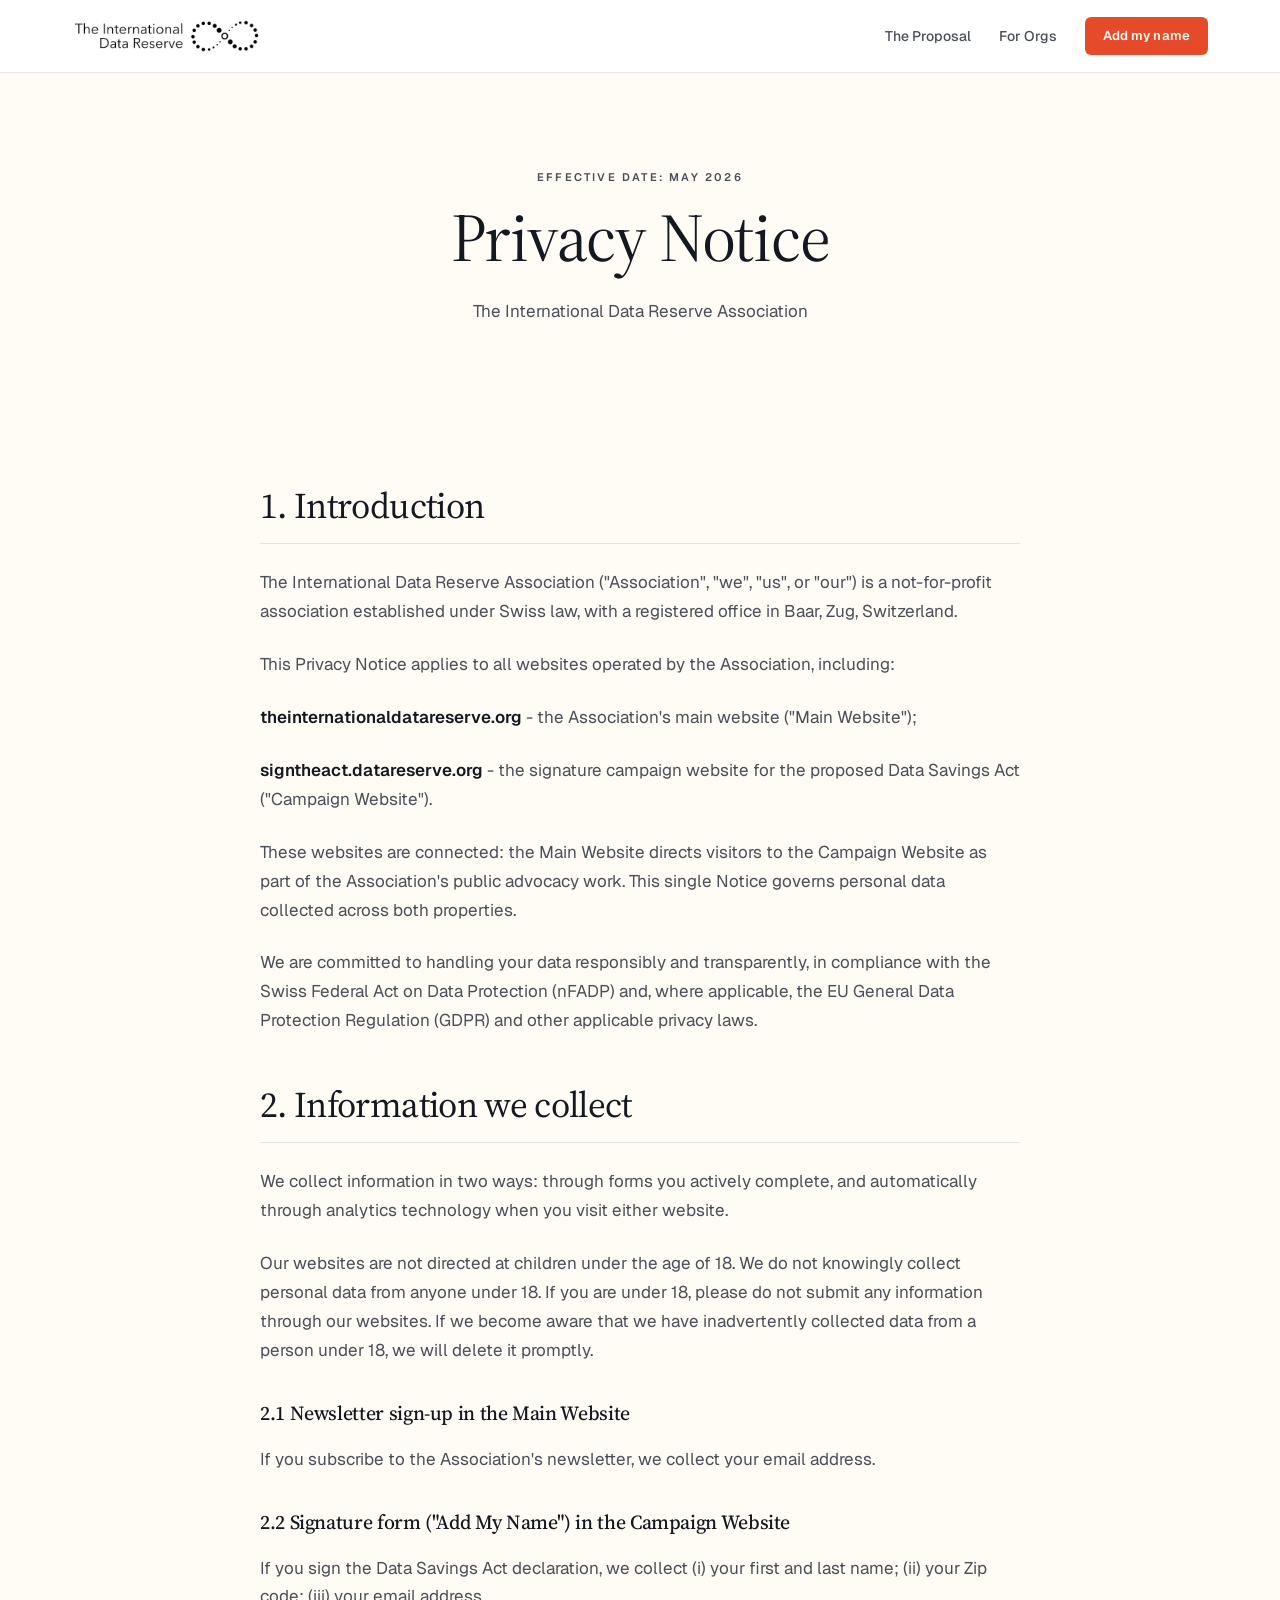
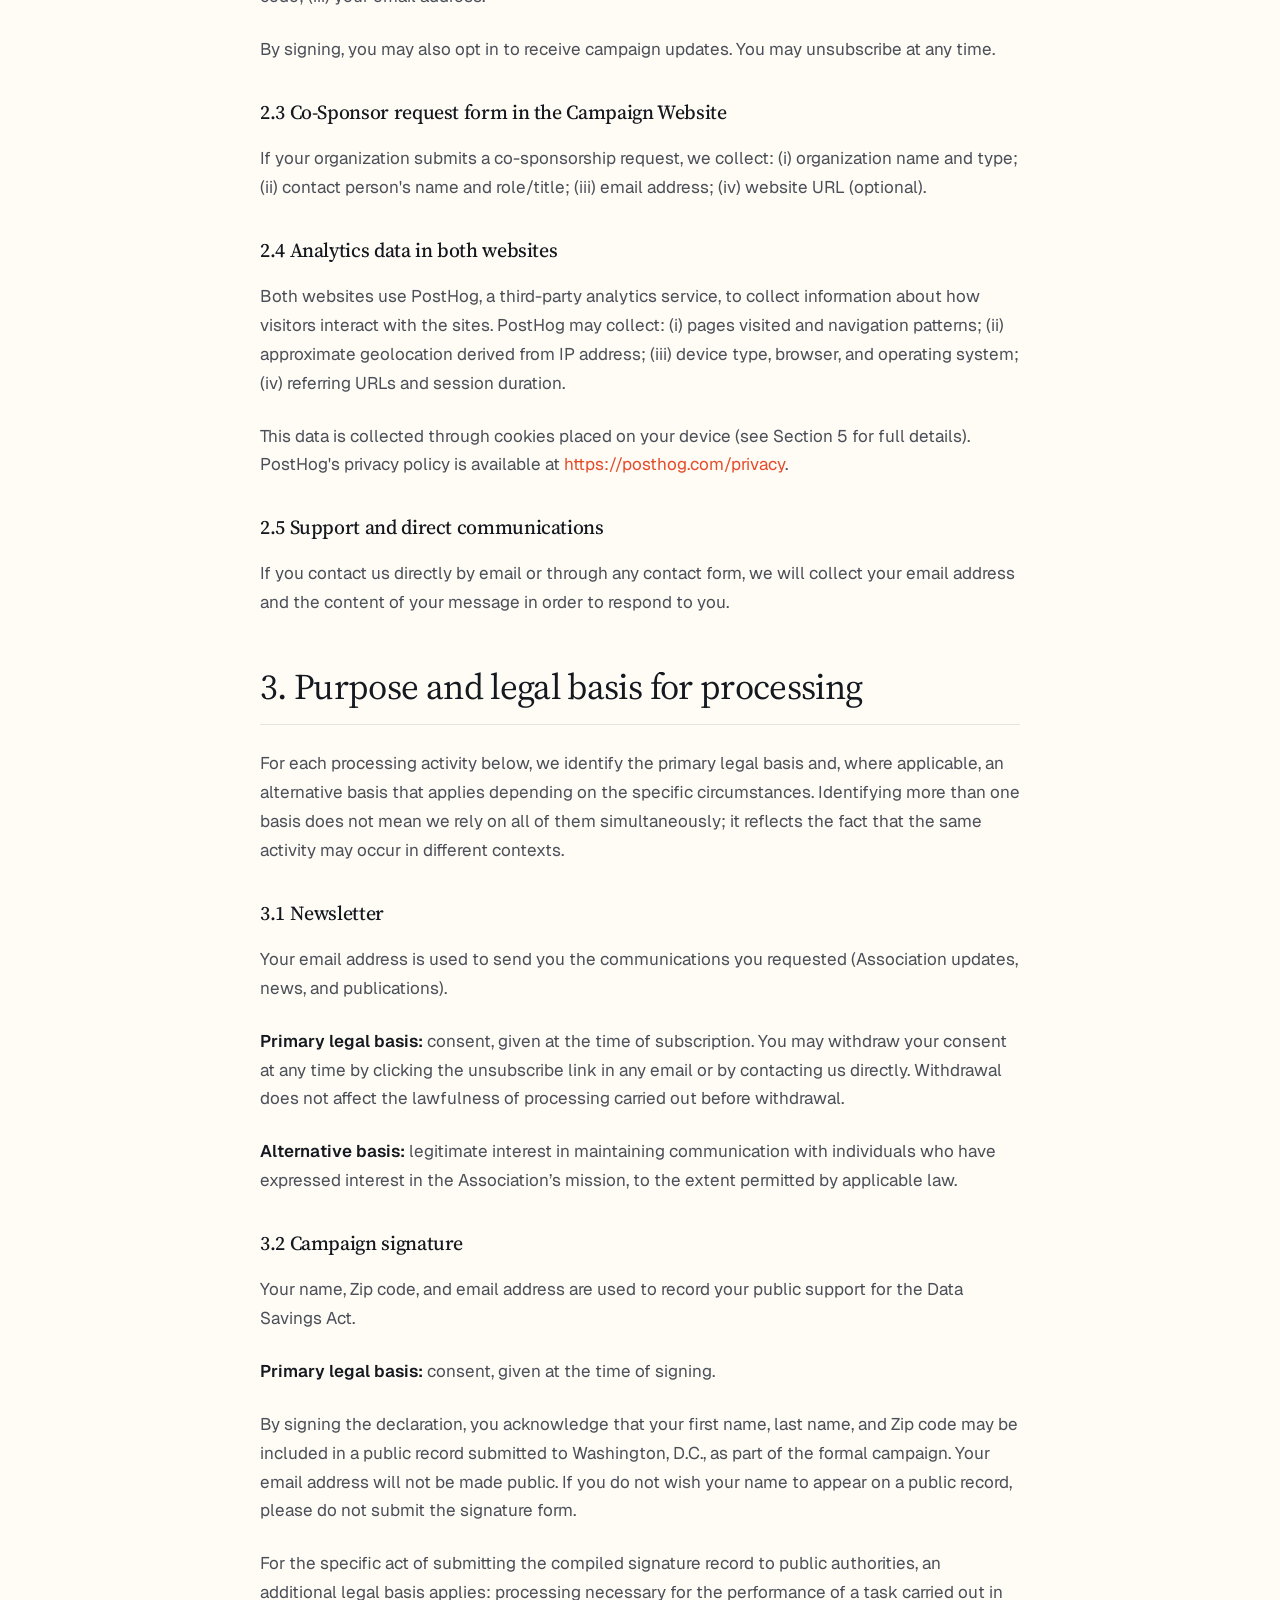
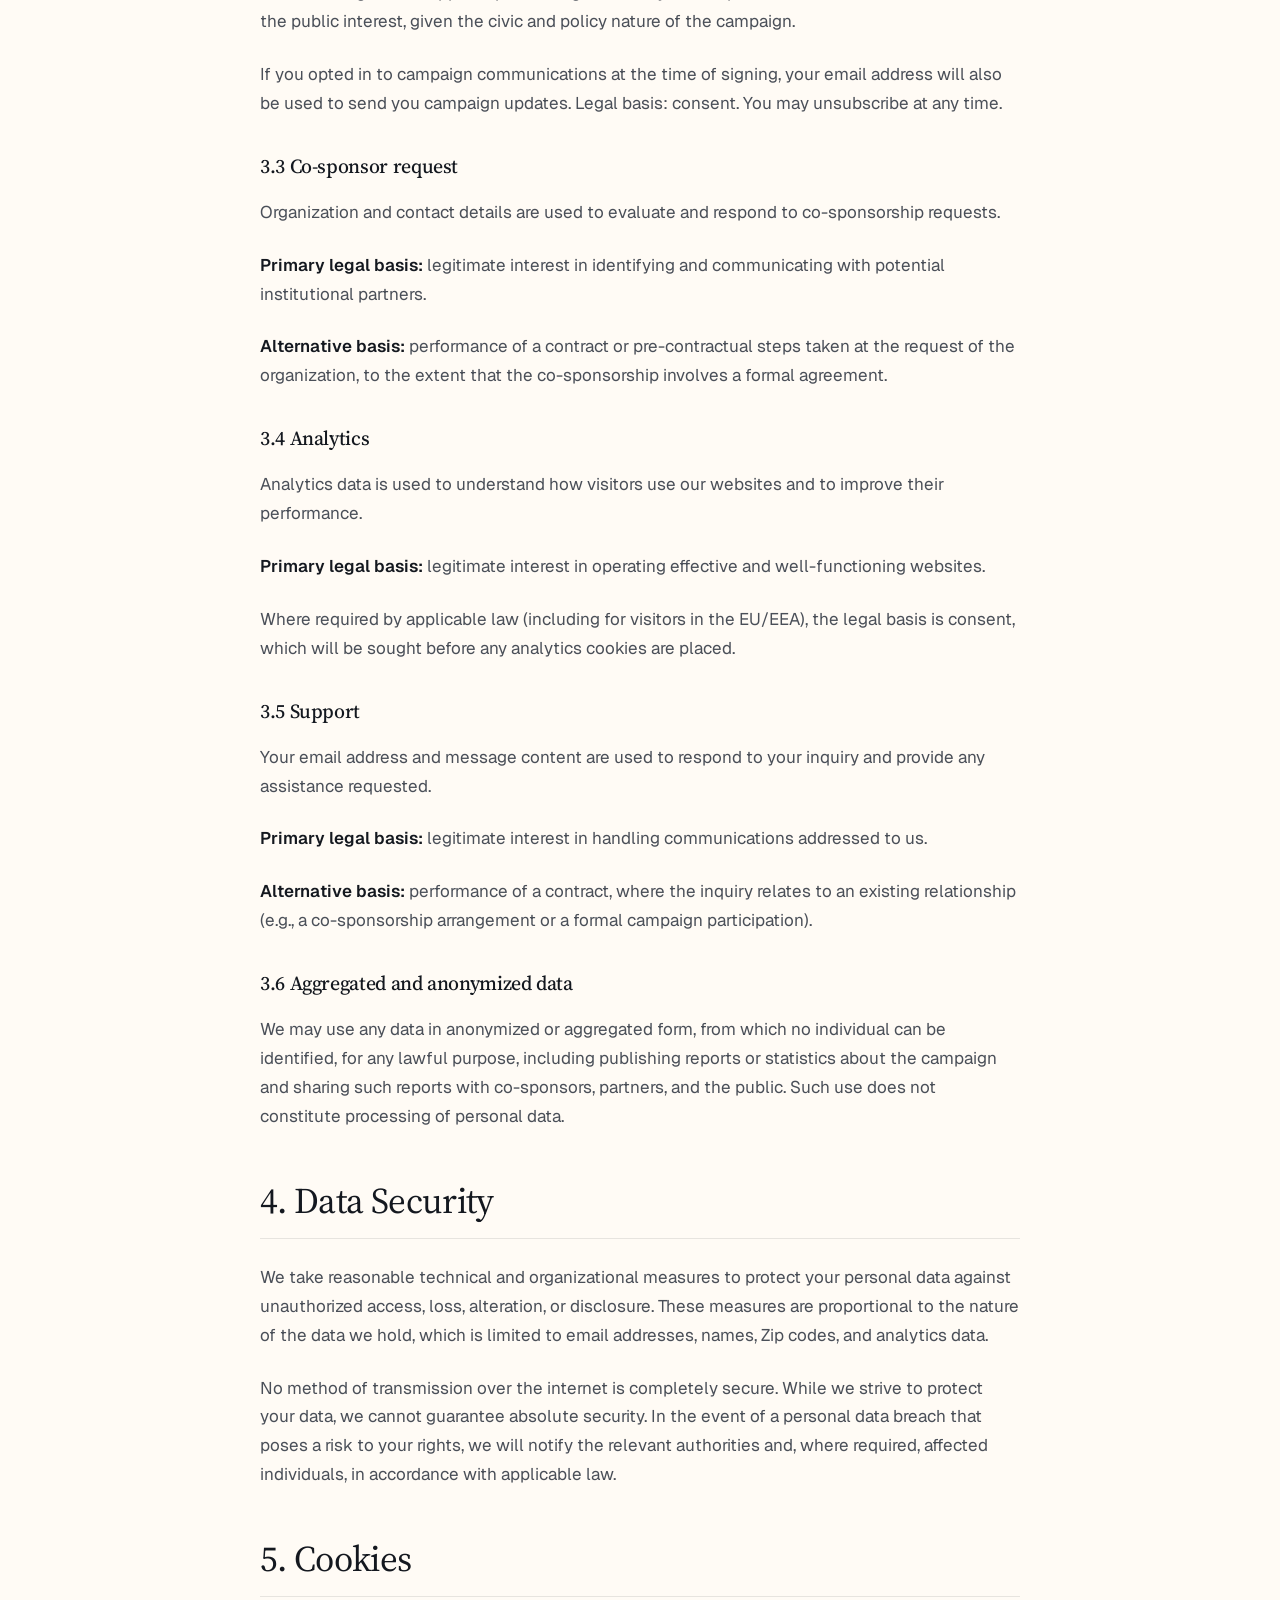
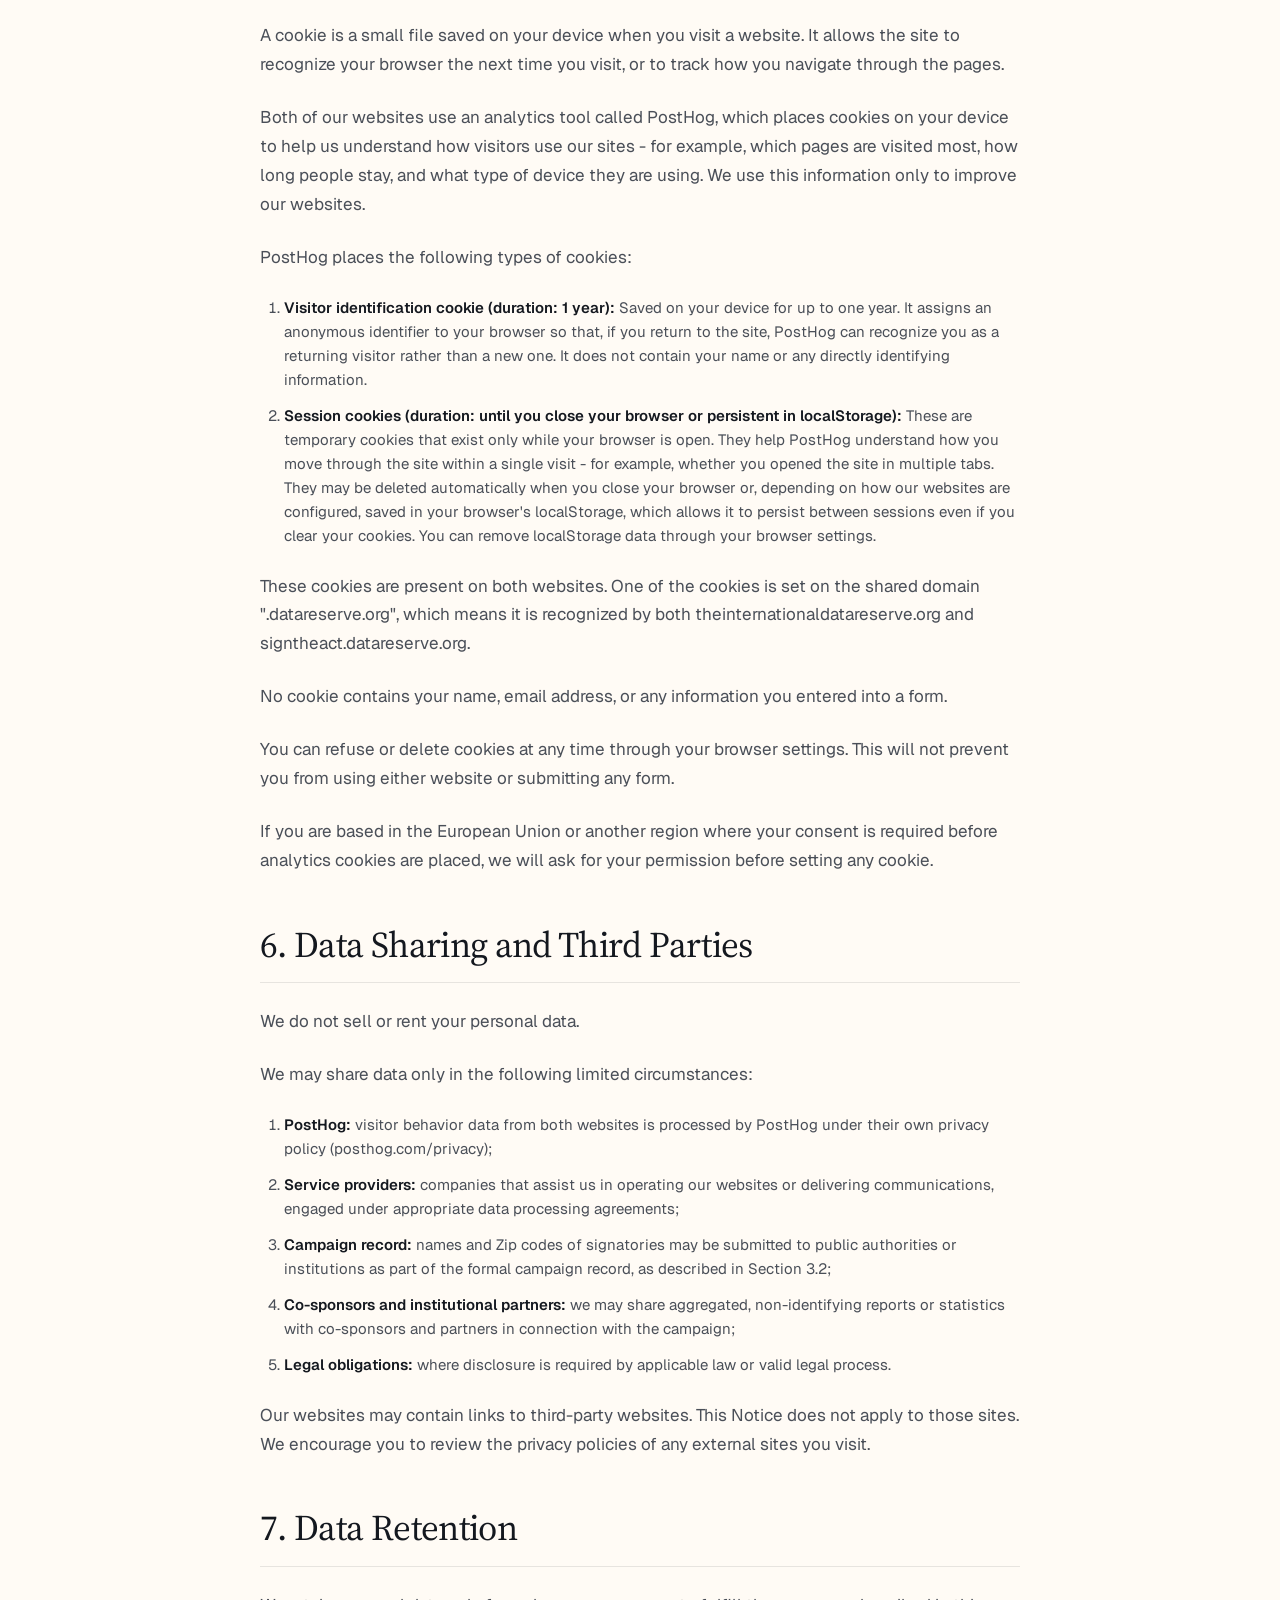
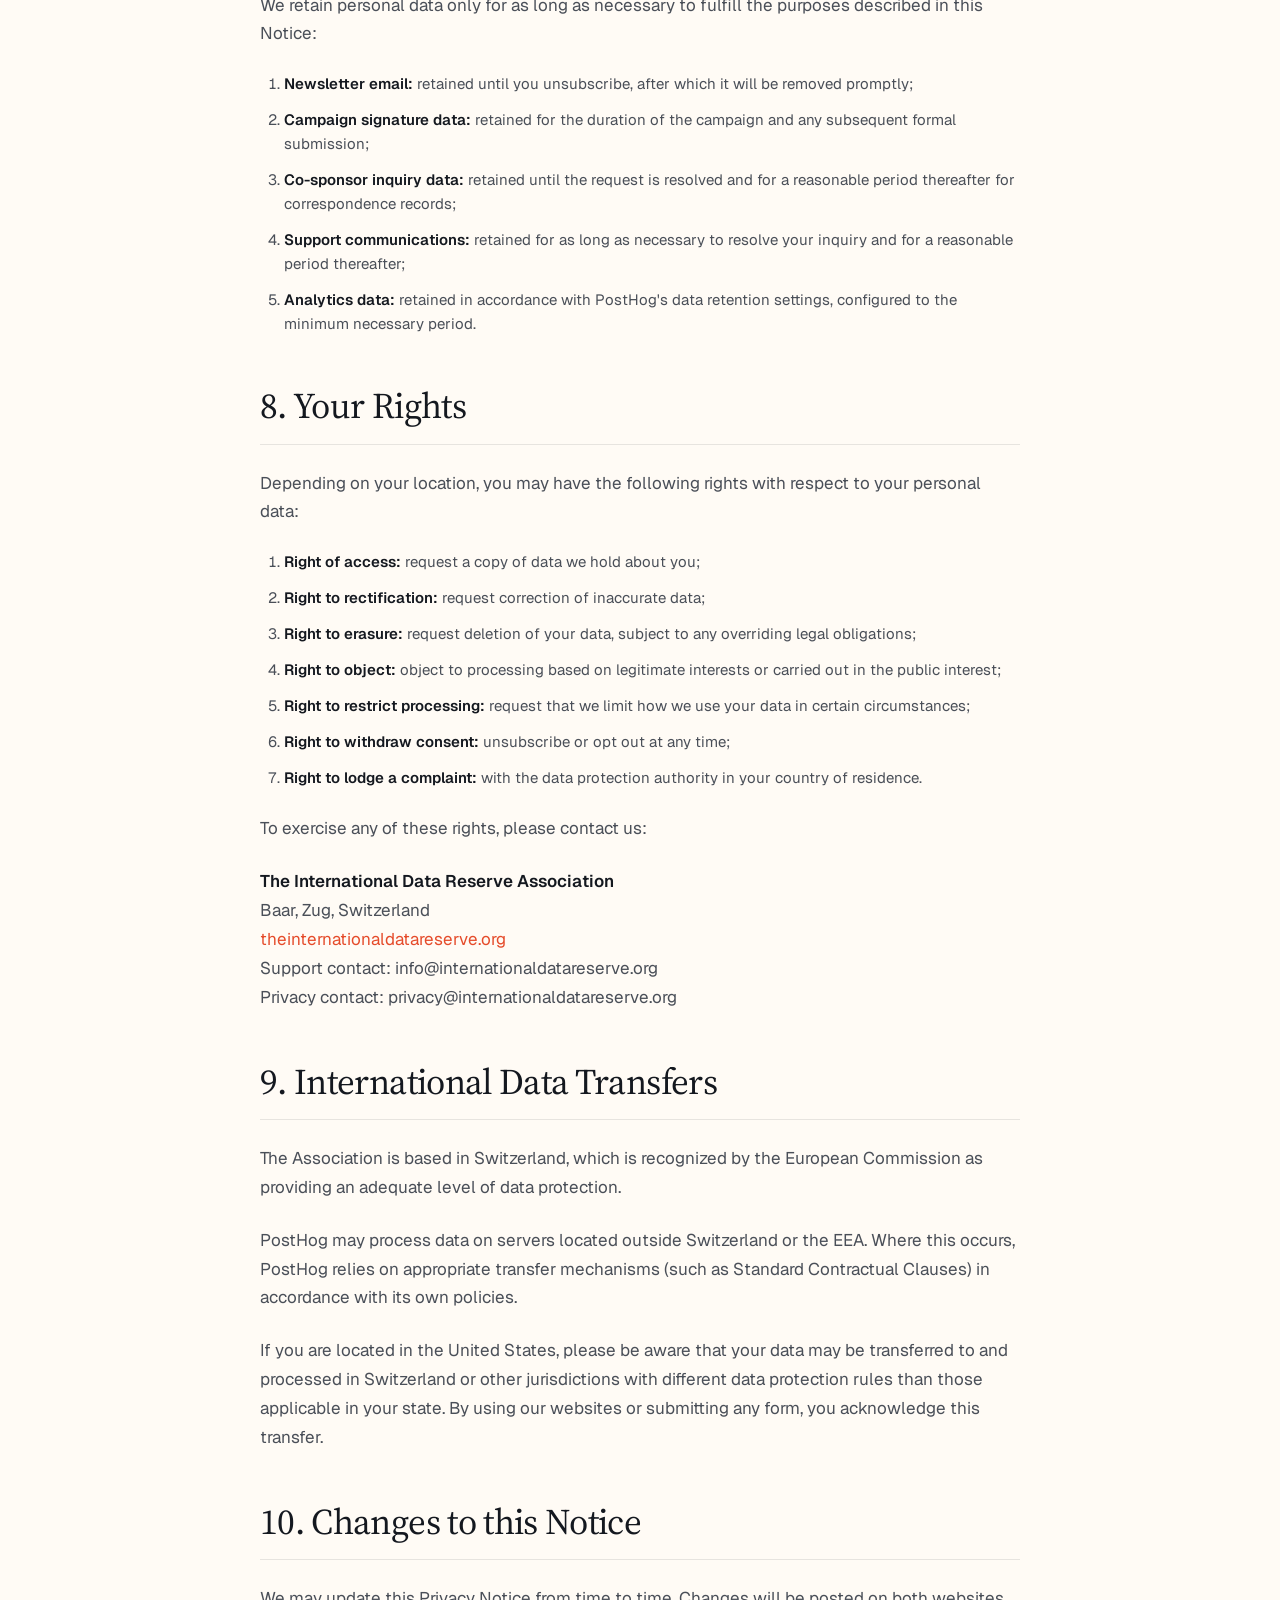
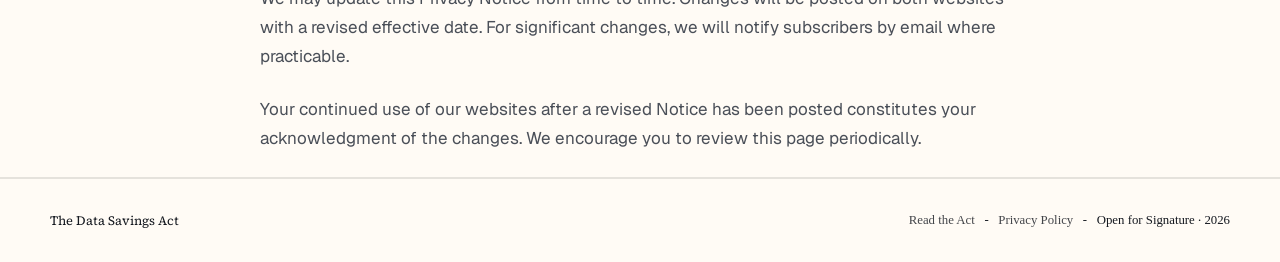
<file: privacy-policy.html>
<!DOCTYPE html>
<html lang="en">
<head>
<meta charset="UTF-8">
<meta name="viewport" content="width=device-width, initial-scale=1.0">
<title>Privacy Policy | IDR International Data Reserve</title>

<!-- Favicon and Icons -->
<link rel="icon" type="image/png" href="assets/icons/favicon-light.png?v=4" media="(prefers-color-scheme: light)">
<link rel="icon" type="image/png" href="assets/icons/favicon-dark.png?v=4" media="(prefers-color-scheme: dark)">
<link rel="apple-touch-icon" href="assets/icons/favicon-dark.png?v=4">
<link rel="manifest" href="assets/icons/site.webmanifest?v=4">

<!-- Fonts and Styles -->
<link rel="preconnect" href="https://fonts.googleapis.com">
<link rel="preconnect" href="https://fonts.gstatic.com" crossorigin>
<link href="https://fonts.googleapis.com/css2?family=Source+Serif+4:opsz,wght@8..60,300..700&family=Geist:wght@300..700&display=swap" rel="stylesheet">

<style>
    :root {
      --paper: #FFFBF5;
      --paper-soft: #FBF6F0;
      --paper-line: rgba(20, 24, 31, 0.06);
      --ink: #14181F;
      --ink-soft: #4A4F58;
      --ink-mute: #8B8F96;
      --burgundy: #7E2424;
      --burgundy-dark: #5C1818;
      --coral: #E54B2A;
      --coral-dark: #C2391C;
      --coral-soft: rgba(229, 75, 42, 0.08);
      --forest: #1F4736;
      --line: rgba(20, 24, 31, 0.10);
      --line-strong: rgba(20, 24, 31, 0.22);
      --serif: 'Source Serif 4', 'Times New Roman', serif;
      --sans: 'Geist', system-ui, sans-serif;
    }

    * {
      margin: 0;
      padding: 0;
      box-sizing: border-box;
    }

    html {
      scroll-behavior: smooth;
    }

    body {
      background: var(--paper);
      color: var(--ink);
      font-family: var(--sans);
      font-size: 17px;
      line-height: 1.6;
      -webkit-font-smoothing: antialiased;
      overflow-x: hidden;
    }

    ::selection {
      background: var(--coral);
      color: var(--paper);
    }

    /* ===== LAYOUT ===== */
    .container {
      max-width: 1100px;
      margin: 0 auto;
      padding: 0 32px;
    }

    section {
      position: relative;
      padding: 96px 0;
    }

    /* ===== TYPOGRAPHY ===== */
    h1,
    h2,
    h3,
    h4 {
      font-family: var(--serif);
      font-weight: 500;
      color: var(--ink);
      letter-spacing: -0.018em;
    }

    /* ===== NAV ===== */
    .nav {
      position: sticky;
      top: 0;
      z-index: 50;
      background: rgba(255, 255, 255, 0.92);
      backdrop-filter: blur(12px);
      -webkit-backdrop-filter: blur(12px);
      border-bottom: 1px solid var(--line);
    }

    .nav-inner {
      max-width: 1200px;
      margin: 0 auto;
      padding: 16px 32px;
      display: flex;
      align-items: center;
      justify-content: space-between;
    }

    .act-logo {
      display: flex;
      align-items: center;
      flex-shrink: 0;
    }

    .act-logo-mark {
      display: flex;
      align-items: center;
    }

    .act-logo-mark img {
      height: 40px;
      width: auto;
      display: block;
    }

    .nav-links {
      display: flex;
      gap: 28px;
      align-items: center;
    }

    .nav-links a {
      color: var(--ink-soft);
      text-decoration: none;
      font-size: 14px;
      font-weight: 500;
      transition: color 0.2s;
    }

    .nav-links a:hover {
      color: var(--coral);
    }

    .nav-cta {
      background: var(--coral);
      color: var(--paper) !important;
      padding: 9px 18px;
      border-radius: 6px;
      font-size: 13px !important;
      font-weight: 600 !important;
      letter-spacing: 0.01em;
      transition: all 0.2s;
    }

    .nav-cta:hover {
      background: var(--coral-dark);
      color: var(--paper) !important;
    }

    /* ===== PRIVACY PAGE ===== */
    .privacy-hero {
      padding: 96px 0 110px;
      background: var(--paper);
      text-align: center;
    }

    .privacy-hero h1 {
      font-size: clamp(40px, 6vw, 68px);
      line-height: 1.04;
      font-weight: 400;
      font-variation-settings: "opsz" 60;
      margin-bottom: 1.5rem;
    }

    .privacy-hero .lede {
      font-size: 17px;
      line-height: 1.7;
      color: var(--ink-soft);
      margin: 0;
    }

    .effective-date {
      font-family: var(--sans);
      font-size: 11px;
      color: var(--ink-soft);
      text-transform: uppercase;
      letter-spacing: 0.2em;
      font-weight: 600;
      margin-bottom: 1rem;
    }

    .privacy-body {
      padding: 0;
      background: var(--paper);
    }

    .privacy-container {
      max-width: 760px;
      margin: 0 auto;
    }

    .privacy-container h2 {
      font-family: var(--serif);
      font-size: clamp(28px, 3vw, 36px);
      line-height: 1.2;
      margin: 3rem 0 1.5rem;
      padding-bottom: 1rem;
      border-bottom: 1px solid var(--line);
      font-weight: 400;
      font-variation-settings: "opsz" 32;
    }

    .privacy-container h3 {
      font-family: var(--serif);
      font-size: 20px;
      margin: 2rem 0 1rem;
      color: var(--ink);
      font-weight: 500;
      font-variation-settings: "opsz" 24;
    }

    .privacy-container p {
      margin-bottom: 1.5rem;
      color: var(--ink-soft);
      line-height: 1.7;
      font-size: 17px;
    }

    .privacy-container ul,
    .privacy-container ol {
      margin-bottom: 1.5rem;
      padding-left: 1.5rem;
    }

    .privacy-container li {
      margin-bottom: 0.75rem;
      color: var(--ink-soft);
      line-height: 1.6;
      font-size: 15px;
    }

    .privacy-container strong {
      color: var(--ink);
      font-weight: 600;
    }

    .privacy-container a {
      color: var(--coral);
      text-decoration: none;
      transition: color 0.2s;
    }

    .privacy-container a:hover {
      color: var(--coral-dark);
    }

    /* ===== FOOTER ===== */
    footer {
      padding: 32px 0;
      background: var(--paper);
      border-top: 2px solid rgba(0, 0, 0, 0.1);
      color: var(--ink);
    }

    footer .container {
      display: flex;
      justify-content: space-between;
      align-items: center;
      max-width: 100%;
      margin: 0;
      padding: 0 50px;
    }

    footer .container>div,
    footer .left {
      font-family: 'Source Serif 4', serif;
      font-size: 0.80rem;
      line-height: 1.5;
      color: var(--ink);
    }

    footer .left a {
      text-decoration: none;
      color: inherit;
    }

    footer .left a:hover {
      color: var(--coral);
    }

    footer .container>div:last-child {
      white-space: nowrap;
      flex-shrink: 0;
    }

    footer .container>div:last-child a {
      text-decoration: none;
      color: inherit;
      opacity: 0.8;
    }

    footer .container>div:last-child a:hover {
      opacity: 1;
      color: var(--coral);
    }

    @media (max-width: 600px) {
      .privacy-hero {
        padding: 64px 0 60px;
      }
      .privacy-hero h1 {
        font-size: 32px;
      }
      section {
        padding: 64px 0;
      }
    }

    @media (max-width: 520px) {
      footer .container {
        flex-direction: column;
        gap: 15px;
        text-align: center;
        padding: 0 32px;
      }
      footer .container>div:last-child {
        white-space: normal;
      }
    }
</style>

<!-- PostHog -->
<script>
    !function(t,e){var o,n,p,r;e.__SV||(window.posthog && window.posthog.__loaded)||(window.posthog=e,e._i=[],e.init=function(i,s,a){function g(t,e){var o=e.split(".");2==o.length&&(t=t[o[0]],e=o[1]),t[e]=function(){t.push([e].concat(Array.prototype.slice.call(arguments,0)))}}(p=t.createElement("script")).type="text/javascript",p.crossOrigin="anonymous",p.async=!0,p.src=s.api_host.replace(".i.posthog.com","-assets.i.posthog.com")+"/static/array.js",(r=t.getElementsByTagName("script")[0]).parentNode.insertBefore(p,r);var u=e;for(void 0!==a?u=e[a]=[]:a="posthog",u.people=u.people||[],u.toString=function(t){var e="posthog";return"posthog"!==a&&(e+="."+a),t||(e+=" (stub)"),e},u.people.toString=function(){return u.toString(1)+".people (stub)"},o="init hi Sr Er ui yr wr capture Ti calculateEventProperties Pr register register_once register_for_session unregister unregister_for_session Cr getFeatureFlag getFeatureFlagPayload isFeatureEnabled reloadFeatureFlags updateEarlyAccessFeatureEnrollment getEarlyAccessFeatures on onFeatureFlags onSurveysLoaded onSessionId getSurveys getActiveMatchingSurveys renderSurvey displaySurvey canRenderSurvey canRenderSurveyAsync identify setPersonProperties group resetGroups setPersonPropertiesForFlags resetPersonPropertiesForFlags setGroupPropertiesForFlags resetGroupPropertiesForFlags reset get_distinct_id getGroups get_session_id get_session_replay_url alias set_config startSessionRecording stopSessionRecording sessionRecordingStarted captureException loadToolbar get_property getSessionProperty Rr kr createPersonProfile Tr Or opt_in_capturing opt_out_capturing has_opted_in_capturing has_opted_out_capturing get_explicit_consent_status is_capturing clear_opt_in_out_capturing $r debug L Ir getPageViewId captureTraceFeedback captureTraceMetric".split(" "),n=0;n<o.length;n++)g(u,o[n]);e._i.push([i,s,a])},e.__SV=1)}(document,window.posthog||[]);
    posthog.init('phc_z4E1BxQ6LzxNIQmBdZjzUSLFQXd50prpU2Ln9KJRdy2', {
        api_host: 'https://ph.drumwave.com.br',
        ui_host: 'https://us.i.posthog.com',
        defaults: '2025-05-24',
        person_profiles: 'always',
    })
</script>
</head>
<body>

<!-- ===== NAV ===== -->
  <nav class="nav">
    <div class="nav-inner">
      <a href="index.html" class="act-logo" style="text-decoration: none;">
        <div class="act-logo-mark"><img src="assets/img/logo-idr.png" alt="International Data Reserve"></div>
      </a>
      <div class="nav-links">
        <a href="#proposal">The Proposal</a>
        <a href="#orgs">For Orgs</a>
        <a href="#sign" class="nav-cta">Add my name</a>
      </div>
    </div>
  </nav>

<main>
  <section class="privacy-hero">
    <div class="container">
      <div class="privacy-container">
        <div class="effective-date">Effective Date: May 2026</div>
        <h1>Privacy Notice</h1>
        <p class="lede">The International Data Reserve Association</p>
      </div>
    </div>
  </section>

  <section class="privacy-body">
    <div class="container">
      <div class="privacy-container">
        
        <h2>1. Introduction</h2>
        <p>The International Data Reserve Association ("Association", "we", "us", or "our") is a not-for-profit association established under Swiss law, with a registered office in Baar, Zug, Switzerland.</p>
        <p>This Privacy Notice applies to all websites operated by the Association, including:</p>
        <p><strong>theinternationaldatareserve.org</strong> - the Association's main website ("Main Website");</p>
        <p><strong>signtheact.datareserve.org</strong> - the signature campaign website for the proposed Data Savings Act ("Campaign Website").</p>
        <p>These websites are connected: the Main Website directs visitors to the Campaign Website as part of the Association's public advocacy work. This single Notice governs personal data collected across both properties.</p>
        <p>We are committed to handling your data responsibly and transparently, in compliance with the Swiss Federal Act on Data Protection (nFADP) and, where applicable, the EU General Data Protection Regulation (GDPR) and other applicable privacy laws.</p>

        <h2>2. Information we collect</h2>
        <p>We collect information in two ways: through forms you actively complete, and automatically through analytics technology when you visit either website.</p>
        <p>Our websites are not directed at children under the age of 18. We do not knowingly collect personal data from anyone under 18. If you are under 18, please do not submit any information through our websites. If we become aware that we have inadvertently collected data from a person under 18, we will delete it promptly.</p>

        <h3>2.1 Newsletter sign-up in the Main Website</h3>
        <p>If you subscribe to the Association's newsletter, we collect your email address.</p>

        <h3>2.2 Signature form ("Add My Name") in the Campaign Website</h3>
        <p>If you sign the Data Savings Act declaration, we collect (i) your first and last name; (ii) your Zip code; (iii) your email address.</p>
        <p>By signing, you may also opt in to receive campaign updates. You may unsubscribe at any time.</p>

        <h3>2.3 Co-Sponsor request form in the Campaign Website</h3>
        <p>If your organization submits a co-sponsorship request, we collect: (i) organization name and type; (ii) contact person's name and role/title; (iii) email address; (iv) website URL (optional).</p>

        <h3>2.4 Analytics data in both websites</h3>
        <p>Both websites use PostHog, a third-party analytics service, to collect information about how visitors interact with the sites. PostHog may collect: (i) pages visited and navigation patterns; (ii) approximate geolocation derived from IP address; (iii) device type, browser, and operating system; (iv) referring URLs and session duration.</p>
        <p>This data is collected through cookies placed on your device (see Section 5 for full details). PostHog's privacy policy is available at <a href="https://posthog.com/privacy" target="_blank">https://posthog.com/privacy</a>.</p>

        <h3>2.5 Support and direct communications</h3>
        <p>If you contact us directly by email or through any contact form, we will collect your email address and the content of your message in order to respond to you.</p>

        <h2>3. Purpose and legal basis for processing</h2>
        <p>For each processing activity below, we identify the primary legal basis and, where applicable, an alternative basis that applies depending on the specific circumstances. Identifying more than one basis does not mean we rely on all of them simultaneously; it reflects the fact that the same activity may occur in different contexts.</p>

        <h3>3.1 Newsletter</h3>
        <p>Your email address is used to send you the communications you requested (Association updates, news, and publications).</p>
        <p><strong>Primary legal basis:</strong> consent, given at the time of subscription. You may withdraw your consent at any time by clicking the unsubscribe link in any email or by contacting us directly. Withdrawal does not affect the lawfulness of processing carried out before withdrawal.</p>
        <p><strong>Alternative basis:</strong> legitimate interest in maintaining communication with individuals who have expressed interest in the Association’s mission, to the extent permitted by applicable law.</p>

        <h3>3.2 Campaign signature</h3>
        <p>Your name, Zip code, and email address are used to record your public support for the Data Savings Act.</p>
        <p><strong>Primary legal basis:</strong> consent, given at the time of signing.</p>
        <p>By signing the declaration, you acknowledge that your first name, last name, and Zip code may be included in a public record submitted to Washington, D.C., as part of the formal campaign. Your email address will not be made public. If you do not wish your name to appear on a public record, please do not submit the signature form.</p>
        <p>For the specific act of submitting the compiled signature record to public authorities, an additional legal basis applies: processing necessary for the performance of a task carried out in the public interest, given the civic and policy nature of the campaign.</p>
        <p>If you opted in to campaign communications at the time of signing, your email address will also be used to send you campaign updates. Legal basis: consent. You may unsubscribe at any time.</p>

        <h3>3.3 Co-sponsor request</h3>
        <p>Organization and contact details are used to evaluate and respond to co-sponsorship requests.</p>
        <p><strong>Primary legal basis:</strong> legitimate interest in identifying and communicating with potential institutional partners.</p>
        <p><strong>Alternative basis:</strong> performance of a contract or pre-contractual steps taken at the request of the organization, to the extent that the co-sponsorship involves a formal agreement.</p>

        <h3>3.4 Analytics</h3>
        <p>Analytics data is used to understand how visitors use our websites and to improve their performance.</p>
        <p><strong>Primary legal basis:</strong> legitimate interest in operating effective and well-functioning websites.</p>
        <p>Where required by applicable law (including for visitors in the EU/EEA), the legal basis is consent, which will be sought before any analytics cookies are placed.</p>

        <h3>3.5 Support</h3>
        <p>Your email address and message content are used to respond to your inquiry and provide any assistance requested.</p>
        <p><strong>Primary legal basis:</strong> legitimate interest in handling communications addressed to us.</p>
        <p><strong>Alternative basis:</strong> performance of a contract, where the inquiry relates to an existing relationship (e.g., a co-sponsorship arrangement or a formal campaign participation).</p>

        <h3>3.6 Aggregated and anonymized data</h3>
        <p>We may use any data in anonymized or aggregated form, from which no individual can be identified, for any lawful purpose, including publishing reports or statistics about the campaign and sharing such reports with co-sponsors, partners, and the public. Such use does not constitute processing of personal data.</p>

        <h2>4. Data Security</h2>
        <p>We take reasonable technical and organizational measures to protect your personal data against unauthorized access, loss, alteration, or disclosure. These measures are proportional to the nature of the data we hold, which is limited to email addresses, names, Zip codes, and analytics data.</p>
        <p>No method of transmission over the internet is completely secure. While we strive to protect your data, we cannot guarantee absolute security. In the event of a personal data breach that poses a risk to your rights, we will notify the relevant authorities and, where required, affected individuals, in accordance with applicable law.</p>

        <h2>5. Cookies</h2>
        <p>A cookie is a small file saved on your device when you visit a website. It allows the site to recognize your browser the next time you visit, or to track how you navigate through the pages.</p>
        <p>Both of our websites use an analytics tool called PostHog, which places cookies on your device to help us understand how visitors use our sites - for example, which pages are visited most, how long people stay, and what type of device they are using. We use this information only to improve our websites.</p>
        <p>PostHog places the following types of cookies:</p>
        <ol>
          <li><strong>Visitor identification cookie (duration: 1 year):</strong> Saved on your device for up to one year. It assigns an anonymous identifier to your browser so that, if you return to the site, PostHog can recognize you as a returning visitor rather than a new one. It does not contain your name or any directly identifying information.</li>
          <li><strong>Session cookies (duration: until you close your browser or persistent in localStorage):</strong> These are temporary cookies that exist only while your browser is open. They help PostHog understand how you move through the site within a single visit - for example, whether you opened the site in multiple tabs. They may be deleted automatically when you close your browser or, depending on how our websites are configured, saved in your browser's localStorage, which allows it to persist between sessions even if you clear your cookies. You can remove localStorage data through your browser settings.</li>
        </ol>
        <p>These cookies are present on both websites. One of the cookies is set on the shared domain ".datareserve.org", which means it is recognized by both theinternationaldatareserve.org and signtheact.datareserve.org.</p>
        <p>No cookie contains your name, email address, or any information you entered into a form.</p>
        <p>You can refuse or delete cookies at any time through your browser settings. This will not prevent you from using either website or submitting any form.</p>
        <p>If you are based in the European Union or another region where your consent is required before analytics cookies are placed, we will ask for your permission before setting any cookie.</p>

        <h2>6. Data Sharing and Third Parties</h2>
        <p>We do not sell or rent your personal data.</p>
        <p>We may share data only in the following limited circumstances:</p>
        <ol>
          <li><strong>PostHog:</strong> visitor behavior data from both websites is processed by PostHog under their own privacy policy (posthog.com/privacy);</li>
          <li><strong>Service providers:</strong> companies that assist us in operating our websites or delivering communications, engaged under appropriate data processing agreements;</li>
          <li><strong>Campaign record:</strong> names and Zip codes of signatories may be submitted to public authorities or institutions as part of the formal campaign record, as described in Section 3.2;</li>
          <li><strong>Co-sponsors and institutional partners:</strong> we may share aggregated, non-identifying reports or statistics with co-sponsors and partners in connection with the campaign;</li>
          <li><strong>Legal obligations:</strong> where disclosure is required by applicable law or valid legal process.</li>
        </ol>
        <p>Our websites may contain links to third-party websites. This Notice does not apply to those sites. We encourage you to review the privacy policies of any external sites you visit.</p>

        <h2>7. Data Retention</h2>
        <p>We retain personal data only for as long as necessary to fulfill the purposes described in this Notice:</p>
        <ol>
          <li><strong>Newsletter email:</strong> retained until you unsubscribe, after which it will be removed promptly;</li>
          <li><strong>Campaign signature data:</strong> retained for the duration of the campaign and any subsequent formal submission;</li>
          <li><strong>Co-sponsor inquiry data:</strong> retained until the request is resolved and for a reasonable period thereafter for correspondence records;</li>
          <li><strong>Support communications:</strong> retained for as long as necessary to resolve your inquiry and for a reasonable period thereafter;</li>
          <li><strong>Analytics data:</strong> retained in accordance with PostHog's data retention settings, configured to the minimum necessary period.</li>
        </ol>

        <h2>8. Your Rights</h2>
        <p>Depending on your location, you may have the following rights with respect to your personal data:</p>
        <ol>
          <li><strong>Right of access:</strong> request a copy of data we hold about you;</li>
          <li><strong>Right to rectification:</strong> request correction of inaccurate data;</li>
          <li><strong>Right to erasure:</strong> request deletion of your data, subject to any overriding legal obligations;</li>
          <li><strong>Right to object:</strong> object to processing based on legitimate interests or carried out in the public interest;</li>
          <li><strong>Right to restrict processing:</strong> request that we limit how we use your data in certain circumstances;</li>
          <li><strong>Right to withdraw consent:</strong> unsubscribe or opt out at any time;</li>
          <li><strong>Right to lodge a complaint:</strong> with the data protection authority in your country of residence.</li>
        </ol>
        <p>To exercise any of these rights, please contact us:</p>
        <p><strong>The International Data Reserve Association</strong><br>
        Baar, Zug, Switzerland<br>
        <a href="http://theinternationaldatareserve.org">theinternationaldatareserve.org</a><br>
        Support contact: info@internationaldatareserve.org<br>
        Privacy contact: privacy@internationaldatareserve.org</p>

        <h2>9. International Data Transfers</h2>
        <p>The Association is based in Switzerland, which is recognized by the European Commission as providing an adequate level of data protection.</p>
        <p>PostHog may process data on servers located outside Switzerland or the EEA. Where this occurs, PostHog relies on appropriate transfer mechanisms (such as Standard Contractual Clauses) in accordance with its own policies.</p>
        <p>If you are located in the United States, please be aware that your data may be transferred to and processed in Switzerland or other jurisdictions with different data protection rules than those applicable in your state. By using our websites or submitting any form, you acknowledge this transfer.</p>

        <h2>10. Changes to this Notice</h2>
        <p>We may update this Privacy Notice from time to time. Changes will be posted on both websites with a revised effective date. For significant changes, we will notify subscribers by email where practicable.</p>
        <p>Your continued use of our websites after a revised Notice has been posted constitutes your acknowledgment of the changes. We encourage you to review this page periodically.</p>

      </div>
    </div>
  </section>
</main>

  <footer>
    <div class="container">
      <div class="left"><a href="index.html" onclick="window.scrollTo({top:0,behavior:'smooth'});return false;">The Data
          Savings
          Act</a></div>
      <div style="font-family: 'Fraunces', serif; font-size: 0.8rem;">
        <a href="https://signtheact.datareserve.org/Docs/Data_Savings_Act_Proposal.pdf" target="_blank"
          style="text-decoration: none; color: inherit; opacity: 0.8;">Read the Act</a> &nbsp;&nbsp;-&nbsp;&nbsp; <a
          href="privacy-policy.html" style="text-decoration: none; color: inherit; opacity: 0.8;">Privacy Policy</a>
        &nbsp;&nbsp;-&nbsp;&nbsp; Open for Signature · 2026
      </div>
    </div>
  </footer>



</body>
</html>
</file>
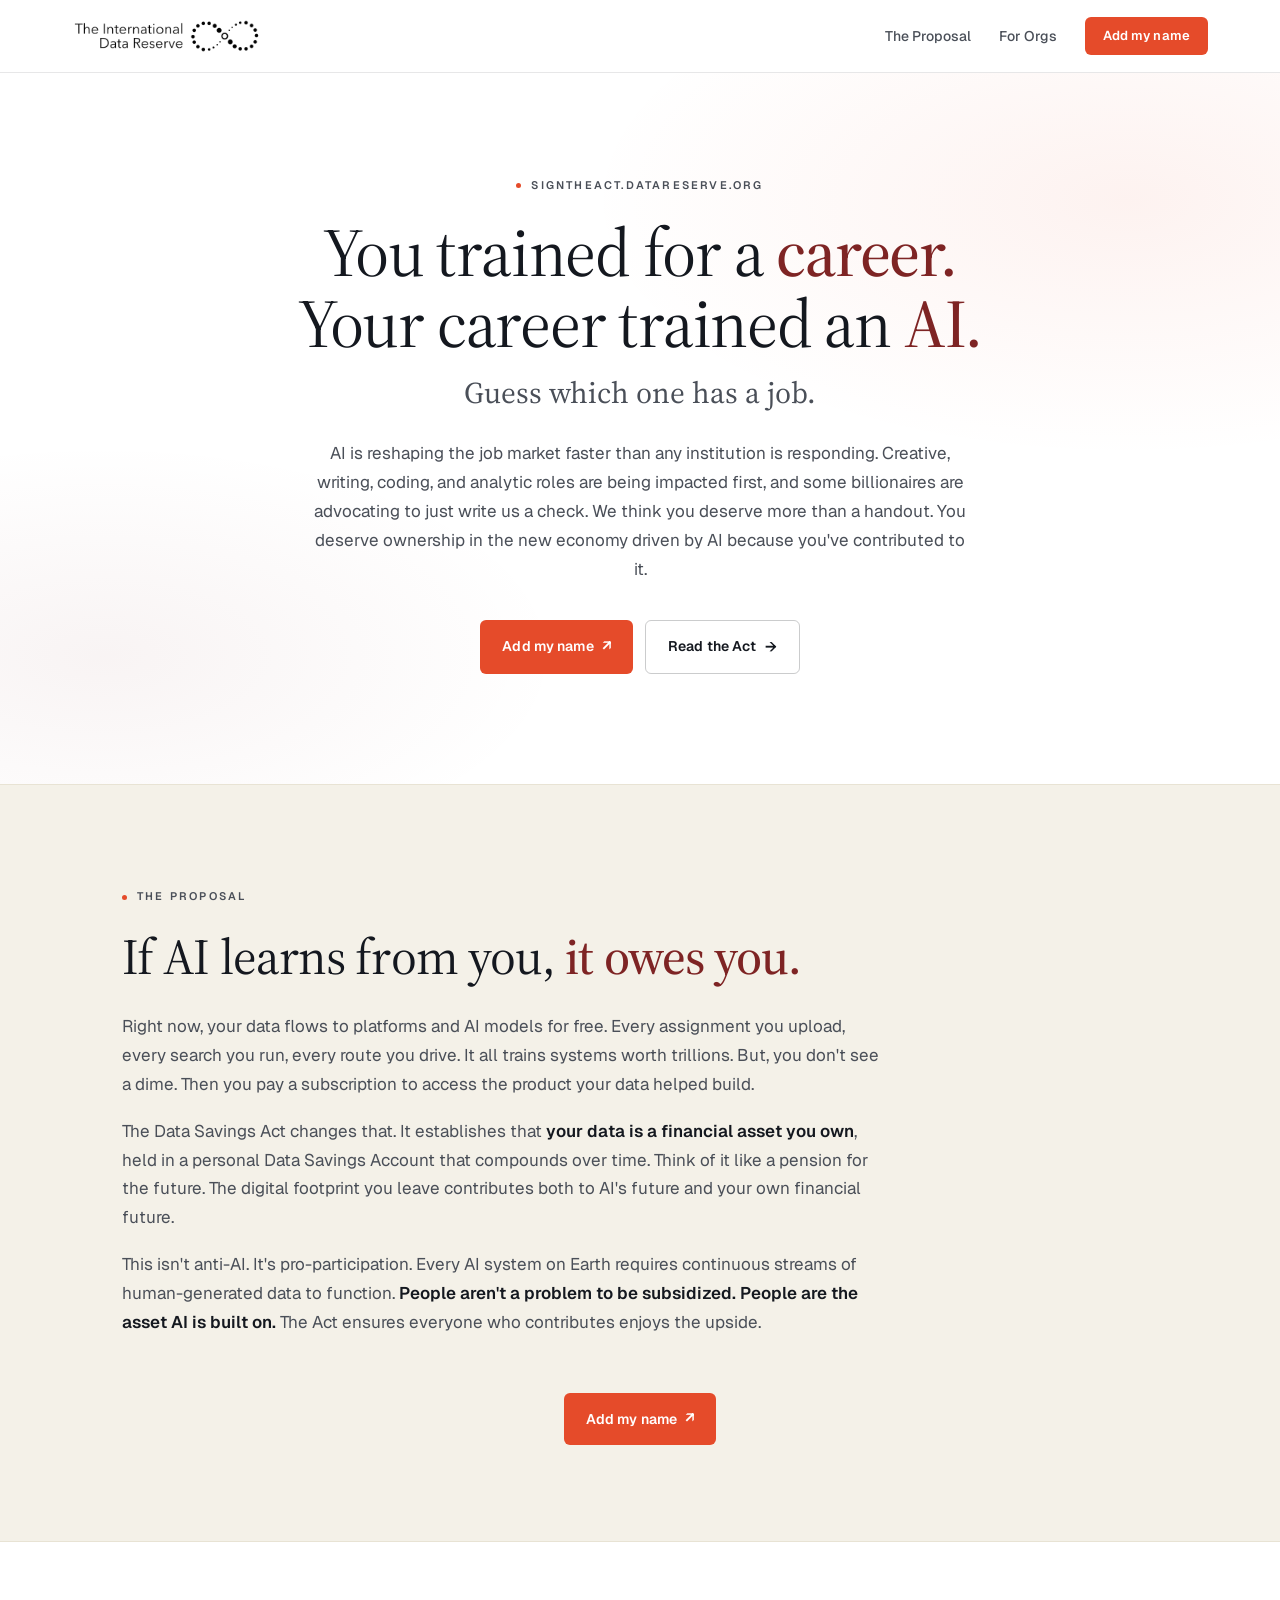
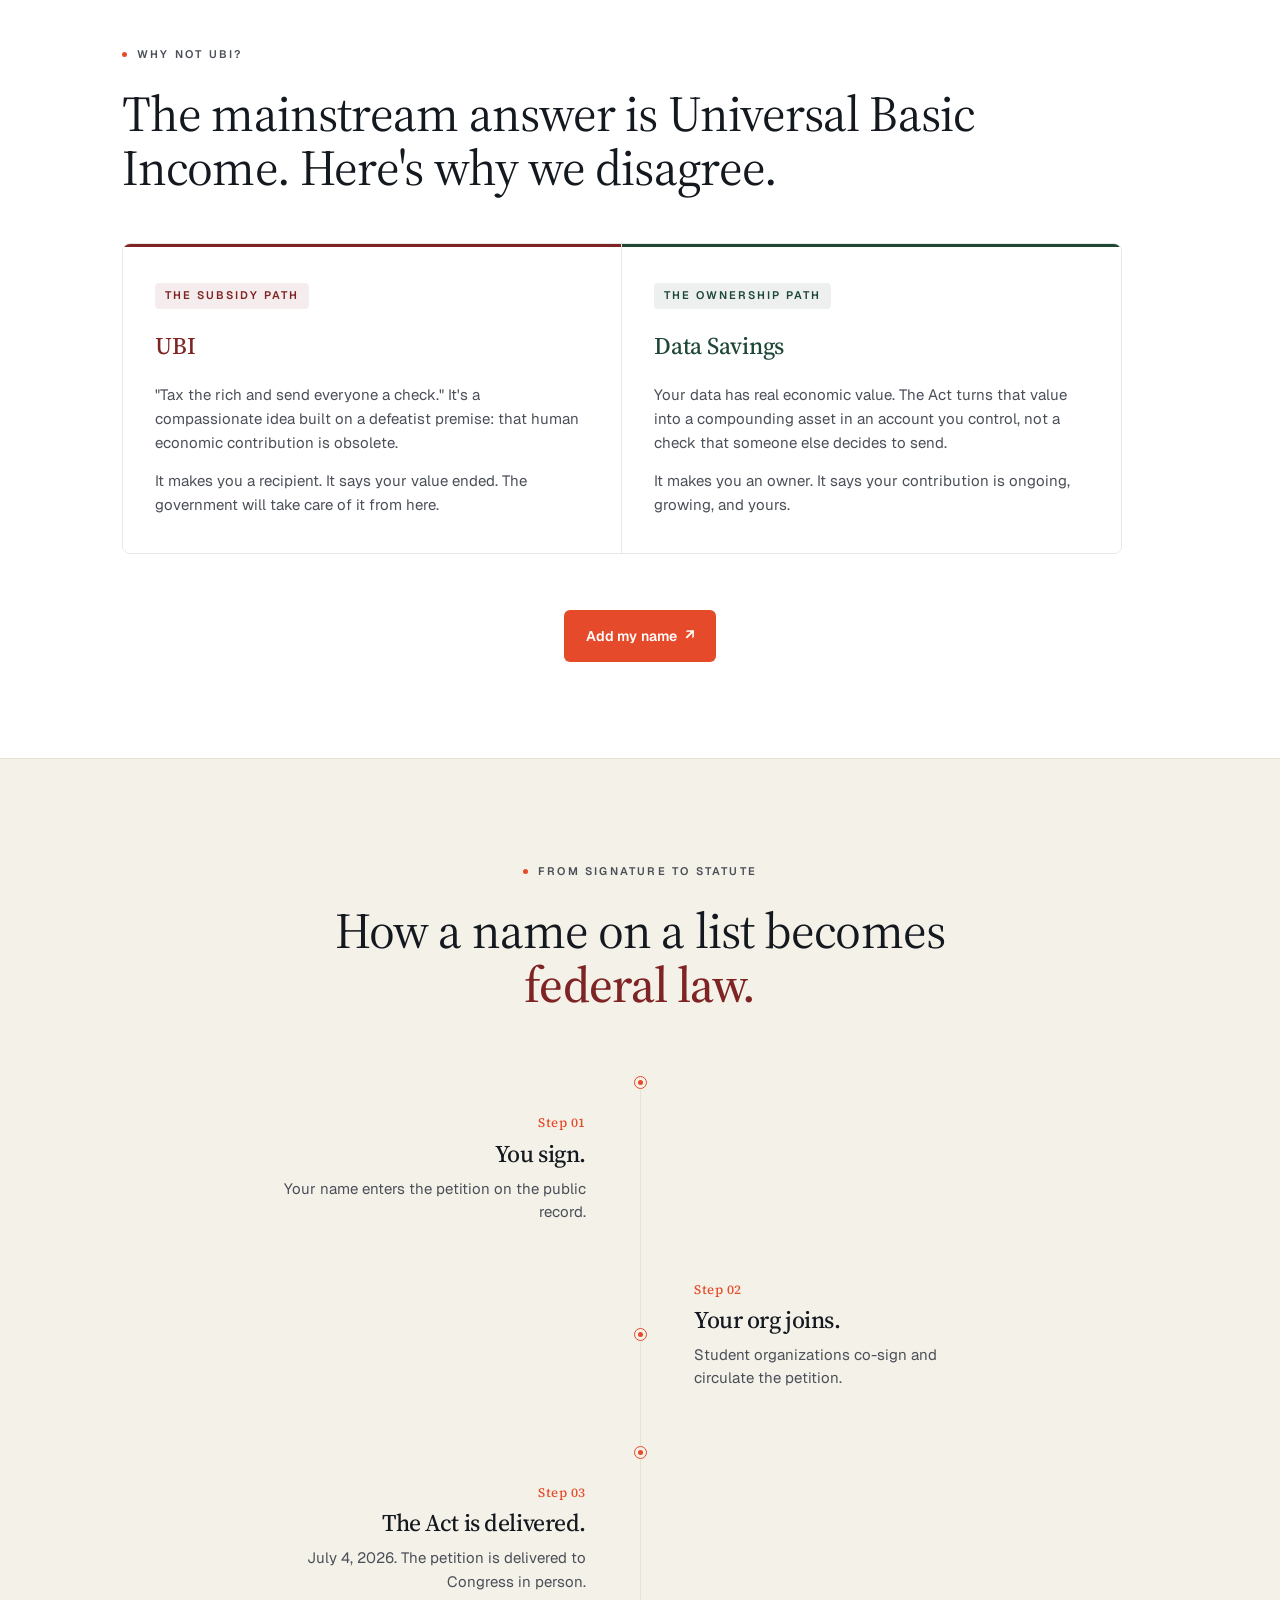
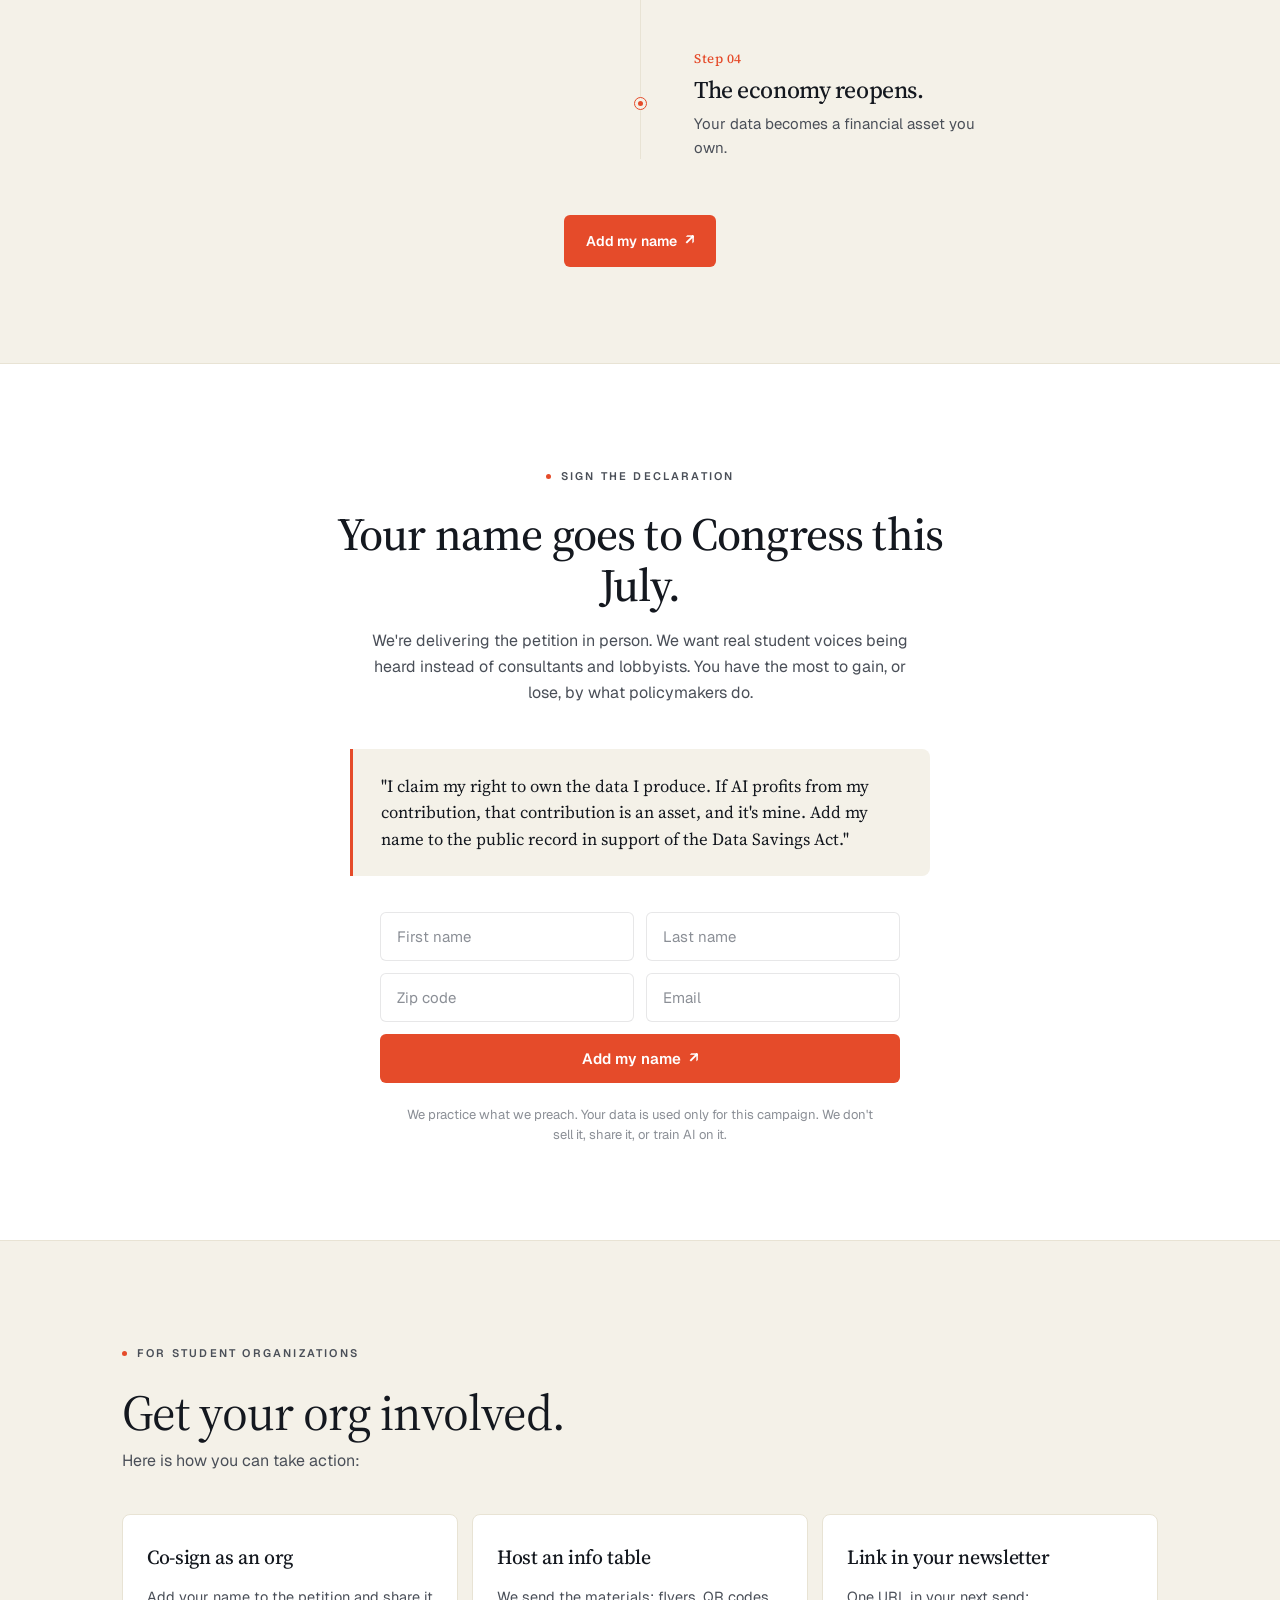
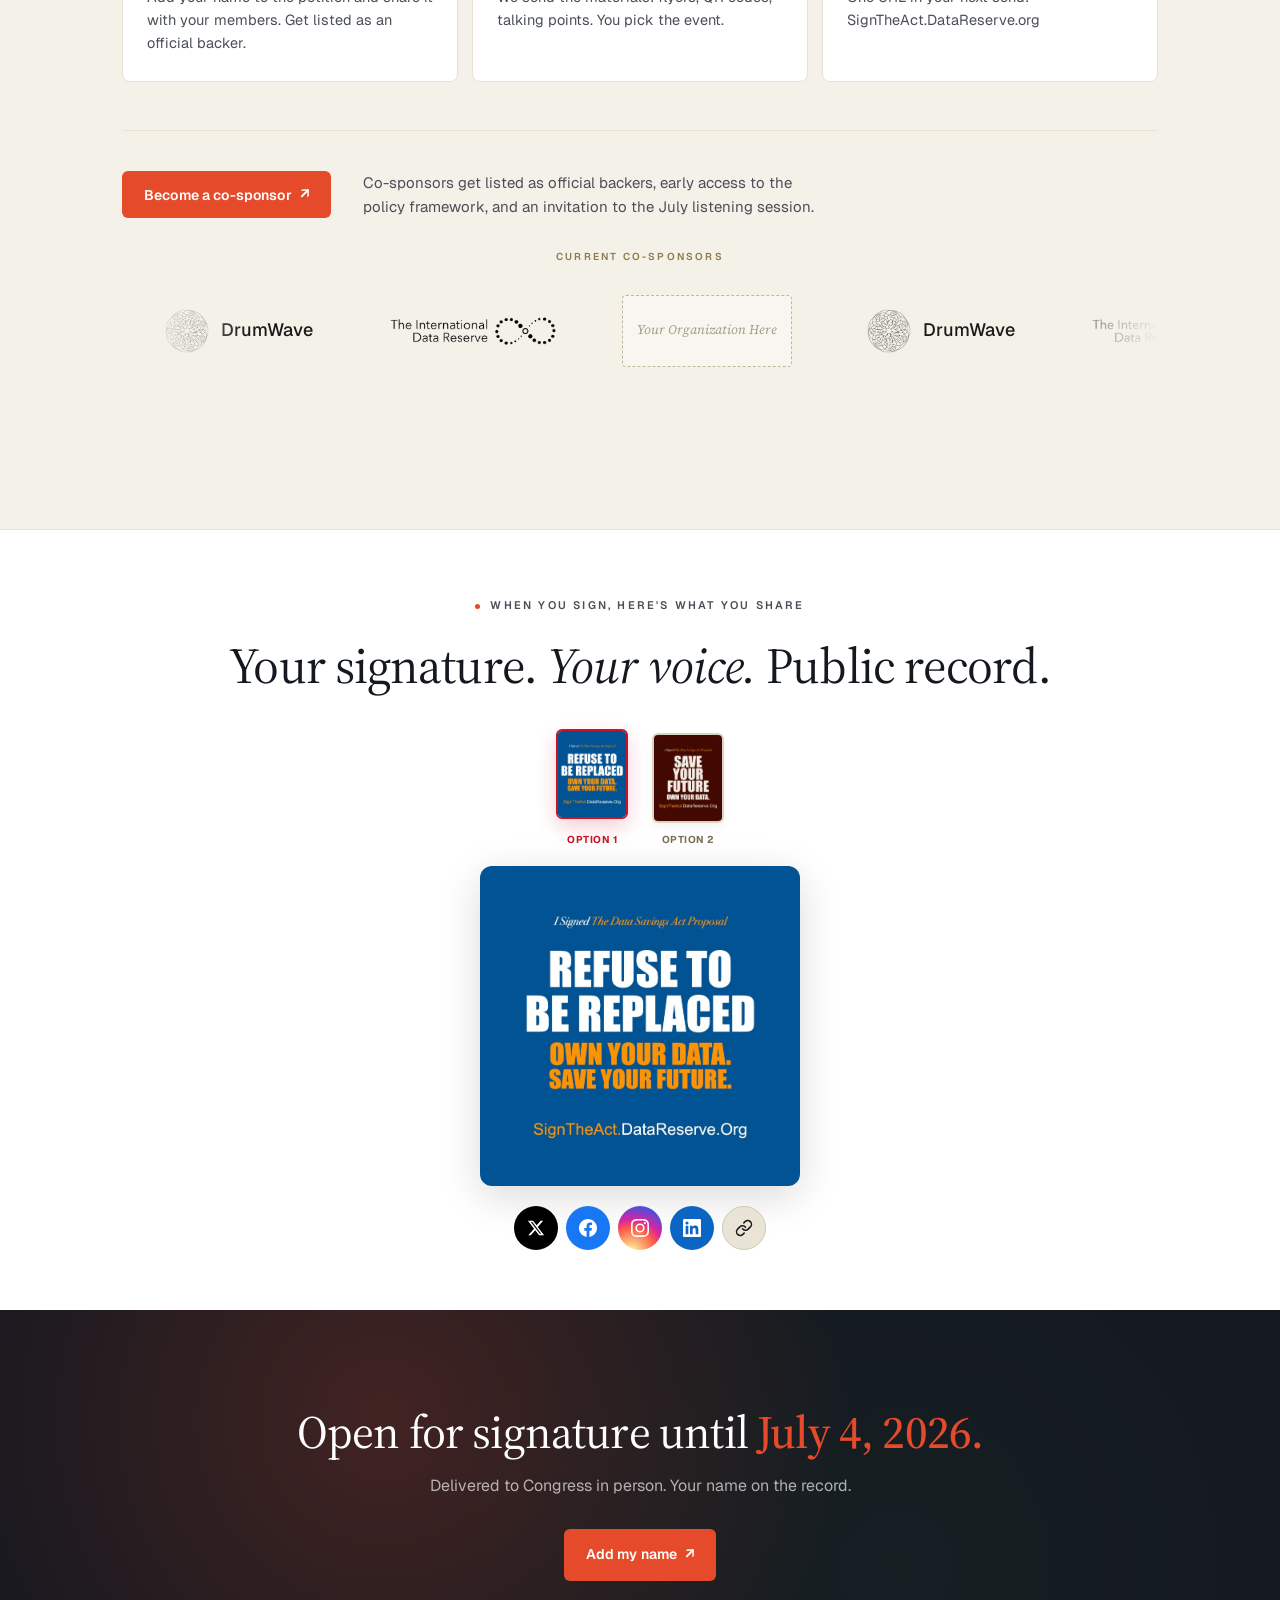
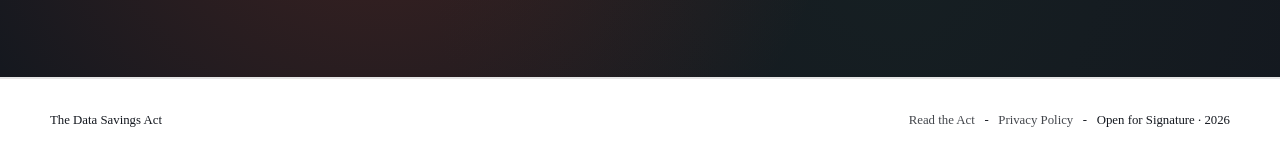
<file: v1.html>
<!DOCTYPE html>
<html lang="en">

<head>
  <meta charset="UTF-8">
  <meta name="viewport" content="width=device-width, initial-scale=1.0">
  <title>The Data Savings Act | Sign The Act</title>
  <meta name="description" content="You trained for a career. Your career trained an AI. Sign the Data Savings Act.">

  <link rel="preconnect" href="https://fonts.googleapis.com">
  <link rel="preconnect" href="https://fonts.gstatic.com" crossorigin>
  <link
    href="https://fonts.googleapis.com/css2?family=Source+Serif+4:opsz,wght@8..60,300..700&family=Geist:wght@300..700&display=swap"
    rel="stylesheet">
<link rel="icon" type="image/png" href="assets/icons/favicon-light.png?v=4" media="(prefers-color-scheme: light)">
<link rel="icon" type="image/png" href="assets/icons/favicon-dark.png?v=4" media="(prefers-color-scheme: dark)">
<link rel="apple-touch-icon" href="assets/icons/favicon-dark.png?v=4">
<link rel="manifest" href="assets/icons/site.webmanifest?v=4">

  <!-- Social Media Meta Tags -->
  <meta property="og:title" content="The Data Savings Act">
  <meta property="og:description" content="Machines Don't Die. Own Your Data. Save Your Future.">
  <meta property="og:type" content="website">
  <meta id="og-url" property="og:url" content="https://universities.berocket.com.br/v1.html">
  <meta property="og:site_name" content="Data Savings Act">
  <meta id="og-image" property="og:image" content="https://universities.berocket.com.br/assets/img/share-option-1.jpg">
  <meta property="og:image:secure_url" content="https://universities.berocket.com.br/assets/img/share-option-1.jpg">
  <meta property="og:image:type" content="image/jpeg">
  <meta property="og:image:width" content="1600">
  <meta property="og:image:height" content="1600">
  
  <!-- Twitter -->
  <meta name="twitter:card" content="summary_large_image">
  <meta name="twitter:title" content="The Data Savings Act">
  <meta name="twitter:description" content="Machines Don't Die. Own Your Data. Save Your Future.">
  <meta id="twitter-image" name="twitter:image" content="https://universities.berocket.com.br/assets/img/share-option-1.jpg">

  <style>
    :root {
  --logo-dw-transparent: url("[data-uri]");
  --logo-idr-url: url('assets/img/logo-idr.png');
      --paper: #FFFFFF;
      --paper-soft: #F4F1E8;
      --paper-line: #E8E3D4;
      --ink: #14181F;
      --ink-soft: #4A4F58;
      --ink-mute: #8B8F96;
      --burgundy: #7E2424;
      --burgundy-dark: #5C1818;
      --coral: #E54B2A;
      --coral-dark: #C2391C;
      --coral-soft: rgba(229, 75, 42, 0.08);
      --forest: #1F4736;
      --line: rgba(20, 24, 31, 0.10);
      --line-strong: rgba(20, 24, 31, 0.22);
      --serif: 'Source Serif 4', 'Times New Roman', serif;
      --sans: 'Geist', system-ui, sans-serif;
    }

    * {
      margin: 0;
      padding: 0;
      box-sizing: border-box;
    }

    html {
      scroll-behavior: smooth;
    }

    body {
      background: var(--paper);
      color: var(--ink);
      font-family: var(--sans);
      font-size: 17px;
      line-height: 1.6;
      -webkit-font-smoothing: antialiased;
      overflow-x: hidden;
    }

    ::selection {
      background: var(--coral);
      color: var(--paper);
    }

    /* ===== NAV ===== */
    .nav {
      position: sticky;
      top: 0;
      z-index: 50;
      background: rgba(255, 255, 255, 0.92);
      backdrop-filter: blur(12px);
      -webkit-backdrop-filter: blur(12px);
      border-bottom: 1px solid var(--line);
    }

    .nav-inner {
      max-width: 1200px;
      margin: 0 auto;
      padding: 16px 32px;
      display: flex;
      align-items: center;
      justify-content: space-between;
    }

    .brand {
      font-family: var(--serif);
      font-weight: 500;
      font-size: 18px;
      letter-spacing: -0.005em;
      text-decoration: none;
      color: var(--ink);
      display: flex;
      align-items: center;
      gap: 10px;
    }

    .brand-mark {
      width: 8px;
      height: 8px;
      border-radius: 50%;
      background: var(--coral);
    }

    .nav-links {
      display: flex;
      gap: 28px;
      align-items: center;
    }

    .nav-links a {
      color: var(--ink-soft);
      text-decoration: none;
      font-size: 14px;
      font-weight: 500;
      transition: color 0.2s;
    }

    .nav-links a:hover {
      color: var(--coral);
    }

    .nav-cta {
      background: var(--coral);
      color: var(--paper) !important;
      padding: 9px 18px;
      border-radius: 6px;
      font-size: 13px !important;
      font-weight: 600 !important;
      letter-spacing: 0.01em;
      transition: all 0.2s;
    }

    .nav-cta:hover {
      background: var(--coral-dark);
      color: var(--paper) !important;
    }

    /* ===== ACT TOPBAR (LOGO + TITLE + SIGN BUTTON) ===== */
    .act-topbar {
      display: flex;
      align-items: center;
      gap: 12px;
    }

    .act-logo {
      display: flex;
      align-items: center;
      flex-shrink: 0;
    }

    .act-logo-mark {
      display: flex;
      align-items: center;
    }

    .act-logo-mark img {
      height: 40px;
      width: auto;
      display: block;
    }

    .act-topbar-title {
      font-family: var(--serif);
      font-weight: 500;
      font-size: 16px;
      color: var(--ink);
      text-decoration: none;
      letter-spacing: -0.005em;
      white-space: nowrap;
      transition: color 0.2s;
    }

    .act-topbar-title:hover {
      color: var(--coral);
    }

    .act-sign-top {
      background: transparent;
      border: 1px solid var(--line-strong);
      border-radius: 6px;
      padding: 7px 16px;
      font-family: var(--sans);
      font-size: 13px;
      font-weight: 600;
      color: var(--ink);
      cursor: pointer;
      transition: all 0.2s;
      white-space: nowrap;
    }

    .act-sign-top:hover {
      background: var(--coral);
      border-color: var(--coral);
      color: var(--paper);
    }

    /* ===== LAYOUT ===== */
    .container {
      max-width: 1100px;
      margin: 0 auto;
      padding: 0 32px;
    }

    section {
      position: relative;
      padding: 96px 0;
    }

    /* ===== EYEBROW ===== */
    .eyebrow {
      display: inline-flex;
      align-items: center;
      gap: 10px;
      font-size: 11px;
      font-weight: 600;
      letter-spacing: 0.2em;
      text-transform: uppercase;
      color: var(--ink-soft);
      margin-bottom: 24px;
    }

    .eyebrow::before {
      content: '';
      width: 5px;
      height: 5px;
      border-radius: 50%;
      background: var(--coral);
    }

    /* ===== TYPOGRAPHY ===== */
    h1,
    h2,
    h3,
    h4 {
      font-family: var(--serif);
      font-weight: 500;
      color: var(--ink);
      letter-spacing: -0.018em;
    }

    .h-display {
      font-size: clamp(40px, 6vw, 68px);
      line-height: 1.04;
      font-weight: 400;
      font-variation-settings: "opsz" 60;
    }

    .h-display .accent {
      color: var(--burgundy);
      font-style: normal;
      font-weight: 500;
    }

    .h-sub {
      font-family: var(--serif);
      font-size: clamp(22px, 2.4vw, 30px);
      line-height: 1.25;
      color: var(--ink-soft);
      font-weight: 400;
      margin-top: 14px;
      font-variation-settings: "opsz" 32;
    }

    .h-section {
      font-size: clamp(32px, 4.4vw, 50px);
      line-height: 1.08;
      font-weight: 400;
      font-variation-settings: "opsz" 48;
    }

    .h-section .accent {
      color: var(--burgundy);
      font-style: normal;
      font-weight: 500;
    }

    .lede {
      font-size: 17px;
      line-height: 1.7;
      color: var(--ink-soft);
      margin-top: 28px;
      font-weight: 400;
    }

    .lede+.lede {
      margin-top: 18px;
    }

    .lede strong {
      color: var(--ink);
      font-weight: 600;
    }

    /* ===== BUTTONS ===== */
    .btn-row {
      display: flex;
      gap: 12px;
      margin-top: 36px;
      flex-wrap: wrap;
    }

    .btn {
      display: inline-flex;
      align-items: center;
      gap: 8px;
      padding: 14px 22px;
      border-radius: 6px;
      font-family: var(--sans);
      font-size: 14px;
      font-weight: 600;
      letter-spacing: 0.01em;
      text-decoration: none;
      border: none;
      cursor: pointer;
      transition: all 0.2s cubic-bezier(0.2, 0.8, 0.2, 1);
    }

    .btn-primary {
      background: var(--coral);
      color: var(--paper);
    }

    .btn-primary:hover {
      background: var(--coral-dark);
      transform: translateY(-1px);
      box-shadow: 0 12px 24px -10px rgba(229, 75, 42, 0.5);
    }

    .btn-ghost {
      background: transparent;
      color: var(--ink);
      border: 1px solid var(--line-strong);
    }

    .btn-ghost:hover {
      background: var(--ink);
      color: var(--paper);
      border-color: var(--ink);
    }

    .btn .arrow {
      display: inline-block;
      transition: transform 0.2s;
      font-size: 15px;
    }

    .btn:hover .arrow {
      transform: translate(2px, -2px);
    }

    /* Section-end CTA */
    .section-cta {
      margin-top: 56px;
      text-align: center;
    }

    /* ===== HERO ===== */
    .hero {
      padding-top: 96px;
      padding-bottom: 110px;
      background:
        radial-gradient(ellipse 70% 60% at 88% 18%, rgba(229, 75, 42, 0.07), transparent 60%),
        radial-gradient(ellipse 60% 50% at 8% 82%, rgba(126, 36, 36, 0.05), transparent 60%),
        var(--paper);
      position: relative;
      overflow: hidden;
    }

    .hero-inner {
      max-width: 880px;
      margin: 0 auto;
      text-align: center;
    }

    .hero-inner .eyebrow {
      margin-left: auto;
      margin-right: auto;
    }

    .hero-inner .h-sub {
      margin-left: auto;
      margin-right: auto;
      max-width: 640px;
    }

    .hero-inner .lede {
      max-width: 660px;
      margin-left: auto;
      margin-right: auto;
    }

    .hero-inner .btn-row {
      justify-content: center;
    }

    /* ===== PROPOSAL ===== */
    .proposal {
      background: var(--paper-soft);
      border-top: 1px solid var(--paper-line);
      border-bottom: 1px solid var(--paper-line);
    }

    .proposal-inner {
      max-width: 760px;
    }

    /* ===== UBI COMPARISON ===== */
    .ubi {
      background: var(--paper);
    }

    .ubi-grid {
      display: grid;
      grid-template-columns: 1fr 1fr;
      gap: 0;
      margin-top: 48px;
      max-width: 1000px;
      border: 1px solid var(--line);
      border-radius: 8px;
      overflow: hidden;
    }

    .ubi-card {
      padding: 36px 32px;
      background: var(--paper);
      position: relative;
    }

    .ubi-card:first-child {
      border-right: 1px solid var(--line);
    }

    .ubi-card::before {
      content: '';
      position: absolute;
      top: 0;
      left: 0;
      right: 0;
      height: 3px;
    }

    .ubi-card.ubi-left::before {
      background: var(--burgundy);
    }

    .ubi-card.ubi-right::before {
      background: var(--forest);
    }

    .ubi-card-label {
      display: inline-block;
      font-size: 11px;
      letter-spacing: 0.18em;
      text-transform: uppercase;
      font-weight: 600;
      padding: 4px 10px;
      border-radius: 4px;
      margin-bottom: 18px;
    }

    .ubi-card.ubi-left .ubi-card-label {
      background: rgba(126, 36, 36, 0.08);
      color: var(--burgundy);
    }

    .ubi-card.ubi-right .ubi-card-label {
      background: rgba(31, 71, 54, 0.08);
      color: var(--forest);
    }

    .ubi-card h3 {
      font-family: var(--serif);
      font-size: 24px;
      font-weight: 500;
      margin-bottom: 18px;
      letter-spacing: -0.01em;
      font-variation-settings: "opsz" 28;
    }

    .ubi-card.ubi-left h3 {
      color: var(--burgundy);
    }

    .ubi-card.ubi-right h3 {
      color: var(--forest);
    }

    .ubi-card p {
      font-size: 15px;
      line-height: 1.6;
      color: var(--ink-soft);
      margin-bottom: 14px;
    }

    .ubi-card p:last-child {
      margin-bottom: 0;
    }

    @media (max-width: 760px) {
      .ubi-grid {
        grid-template-columns: 1fr;
      }

      .ubi-card:first-child {
        border-right: none;
        border-bottom: 1px solid var(--line);
      }
    }

    /* ===== TIMELINE ===== */
    .timeline {
      background: var(--paper-soft);
      border-top: 1px solid var(--paper-line);
      border-bottom: 1px solid var(--paper-line);
      text-align: center;
    }

    .timeline-header {
      max-width: 720px;
      margin: 0 auto;
    }

    .timeline-header .eyebrow {
      margin-left: auto;
      margin-right: auto;
    }

    .timeline-track {
      margin-top: 64px;
      position: relative;
      max-width: 720px;
      margin-left: auto;
      margin-right: auto;
    }

    .timeline-track::before {
      content: '';
      position: absolute;
      left: 50%;
      top: 0;
      bottom: 0;
      width: 1px;
      background: var(--paper-line);
    }

    .timeline-step {
      display: grid;
      grid-template-columns: 1fr 60px 1fr;
      gap: 24px;
      align-items: center;
      margin-bottom: 56px;
      position: relative;
    }

    .timeline-step:last-child {
      margin-bottom: 0;
    }

    .timeline-step-dot {
      grid-column: 2;
      width: 13px;
      height: 13px;
      border-radius: 50%;
      background: var(--paper-soft);
      border: 1.5px solid var(--coral);
      margin: 0 auto;
      position: relative;
      z-index: 2;
    }

    .timeline-step-dot::after {
      content: '';
      position: absolute;
      inset: 3px;
      background: var(--coral);
      border-radius: 50%;
    }

    .timeline-step-content {
      text-align: center;
    }

    .timeline-step:nth-child(odd) .timeline-step-content {
      grid-column: 1;
      text-align: right;
    }

    .timeline-step:nth-child(even) .timeline-step-content {
      grid-column: 3;
      text-align: left;
    }

    .timeline-step-num {
      font-family: var(--serif);
      font-style: normal;
      font-size: 13px;
      color: var(--coral);
      margin-bottom: 6px;
      display: block;
      font-weight: 500;
      letter-spacing: 0.04em;
    }

    .timeline-step h4 {
      font-family: var(--serif);
      font-size: 24px;
      font-weight: 500;
      line-height: 1.2;
      color: var(--ink);
      margin-bottom: 8px;
      font-variation-settings: "opsz" 28;
    }

    .timeline-step p {
      font-size: 15px;
      color: var(--ink-soft);
      line-height: 1.55;
    }

    @media (max-width: 680px) {
      .timeline-track::before {
        left: 20px;
      }

      .timeline-step {
        grid-template-columns: 40px 1fr;
      }

      .timeline-step-dot {
        grid-column: 1;
      }

      .timeline-step:nth-child(odd) .timeline-step-content,
      .timeline-step:nth-child(even) .timeline-step-content {
        grid-column: 2;
        text-align: left;
      }
    }

    /* ===== SIGN DECLARATION ===== */
    .sign {
      background: var(--paper);
      text-align: center;
    }

    .sign-inner {
      max-width: 640px;
      margin: 0 auto;
    }

    .sign-inner .eyebrow {
      margin-left: auto;
      margin-right: auto;
    }

    .sign h2 {
      font-size: clamp(34px, 4.2vw, 46px);
      line-height: 1.1;
      font-weight: 500;
      font-variation-settings: "opsz" 44;
    }

    .sign-sub {
      font-size: 16px;
      color: var(--ink-soft);
      line-height: 1.6;
      margin-top: 18px;
      max-width: 540px;
      margin-left: auto;
      margin-right: auto;
    }

    .sign-share-row {
      display: grid;
      grid-template-columns: 1fr 1fr;
      gap: 14px;
      margin: 44px auto 0;
      max-width: 540px;
    }

    .sign-share-img {
      aspect-ratio: 1.91 / 1;
      border-radius: 6px;
      background: var(--paper-soft);
      background-size: cover;
      background-position: center;
      background-repeat: no-repeat;
      border: 1px solid var(--paper-line);
      box-shadow: 0 6px 14px -8px rgba(20, 24, 31, 0.2);
      transition: transform 0.25s;
    }

    .sign-share-img:hover {
      transform: translateY(-2px);
    }

    .sign-share-1 {
      background-image: url('https://datasavingsact.drumwave.com/assets/img/share-option-1.jpg');
    }

    .sign-share-2 {
      background-image: url('https://datasavingsact.drumwave.com/assets/img/share-option-2.jpg');
    }

    .sign-share-caption {
      font-size: 11px;
      letter-spacing: 0.16em;
      text-transform: uppercase;
      color: var(--ink-mute);
      margin-top: 14px;
      font-weight: 500;
    }

    .sign-quote {
      background: var(--paper-soft);
      border-left: 3px solid var(--coral);
      border-radius: 0 8px 8px 0;
      padding: 24px 28px;
      margin: 44px auto 36px;
      max-width: 580px;
      font-family: var(--serif);
      font-size: 17px;
      line-height: 1.55;
      color: var(--ink);
      font-weight: 400;
      font-style: normal;
      text-align: left;
      font-variation-settings: "opsz" 20;
    }

    .sign-form {
      display: grid;
      grid-template-columns: 1fr 1fr;
      gap: 12px;
      max-width: 520px;
      margin: 0 auto;
    }

    .sign-form input {
      background: var(--paper);
      border: 1px solid var(--line);
      border-radius: 6px;
      padding: 14px 16px;
      font-family: var(--sans);
      font-size: 15px;
      color: var(--ink);
      transition: border-color 0.2s;
    }

    .sign-form input::placeholder {
      color: var(--ink-mute);
    }

    .sign-form input:focus {
      outline: none;
      border-color: var(--coral);
    }

    .sign-form button {
      grid-column: 1 / -1;
      background: var(--coral);
      color: var(--paper);
      border: none;
      border-radius: 6px;
      padding: 15px;
      font-family: var(--sans);
      font-size: 15px;
      font-weight: 600;
      cursor: pointer;
      transition: all 0.2s;
      display: inline-flex;
      align-items: center;
      justify-content: center;
      gap: 8px;
    }

    .sign-form button:hover {
      background: var(--coral-dark);
      transform: translateY(-1px);
    }

    .sign-fine {
      font-size: 13px;
      color: var(--ink-mute);
      line-height: 1.5;
      margin-top: 22px;
      max-width: 480px;
      margin-left: auto;
      margin-right: auto;
    }

    /* ===== STUDENT ORGS ===== */
    .orgs {
      background: var(--paper-soft);
      border-top: 1px solid var(--paper-line);
      border-bottom: 1px solid var(--paper-line);
    }

    .orgs-sub {
      font-size: 16px;
      color: var(--ink-soft);
      margin-top: 8px;
    }

    .orgs-grid {
      display: grid;
      grid-template-columns: repeat(3, 1fr);
      gap: 14px;
      margin-top: 40px;
    }

    .org-card {
      background: var(--paper);
      border: 1px solid var(--paper-line);
      border-radius: 8px;
      padding: 26px 24px;
      transition: all 0.2s cubic-bezier(0.2, 0.8, 0.2, 1);
      position: relative;
    }

    .org-card::before {
      content: '';
      position: absolute;
      top: 0;
      left: 0;
      right: 0;
      height: 2px;
      background: var(--coral);
      transform: scaleX(0);
      transform-origin: left;
      transition: transform 0.3s;
      border-radius: 8px 8px 0 0;
    }

    .org-card:hover {
      border-color: var(--line-strong);
      transform: translateY(-2px);
      box-shadow: 0 12px 28px -16px rgba(20, 24, 31, 0.18);
    }

    .org-card:hover::before {
      transform: scaleX(1);
    }

    .org-card h3 {
      font-family: var(--serif);
      font-size: 20px;
      font-weight: 500;
      margin-bottom: 12px;
      color: var(--ink);
      font-variation-settings: "opsz" 24;
    }

    .org-card p {
      font-size: 14.5px;
      color: var(--ink-soft);
      line-height: 1.6;
    }

    .orgs-cta {
      margin-top: 48px;
      padding-top: 40px;
      border-top: 1px solid var(--paper-line);
      display: grid;
      grid-template-columns: auto 1fr;
      gap: 32px;
      align-items: center;
    }

    .orgs-cta-text {
      font-size: 15px;
      color: var(--ink-soft);
      line-height: 1.6;
      max-width: 460px;
    }

    @media (max-width: 760px) {
      .orgs-grid {
        grid-template-columns: 1fr;
      }

      .orgs-cta {
        grid-template-columns: 1fr;
        gap: 16px;
      }
    }

    /* ===== FINAL CTA ===== */
    .final {
      background: var(--ink);
      color: var(--paper);
      text-align: center;
      padding: 96px 0;
      position: relative;
      overflow: hidden;
    }

    .final::before {
      content: '';
      position: absolute;
      inset: 0;
      background:
        radial-gradient(circle at 30% 30%, rgba(229, 75, 42, 0.22), transparent 50%),
        radial-gradient(circle at 70% 70%, rgba(31, 71, 54, 0.15), transparent 50%);
      pointer-events: none;
    }

    .final-inner {
      position: relative;
      z-index: 2;
    }

    .final h2 {
      font-size: clamp(32px, 4.2vw, 46px);
      line-height: 1.15;
      font-weight: 400;
      color: var(--paper);
      font-variation-settings: "opsz" 44;
    }

    .final h2 .accent {
      color: var(--coral);
      font-style: normal;
      font-weight: 500;
    }

    .final-sub {
      font-size: 16px;
      color: rgba(255, 255, 255, 0.65);
      margin-top: 14px;
    }

    .final .btn-primary {
      margin-top: 30px;
      background: var(--coral);
      color: var(--paper);
    }

    .final .btn-primary:hover {
      background: var(--coral-dark);
      color: var(--paper);
      box-shadow: 0 14px 32px -10px rgba(229, 75, 42, 0.5);
    }

    /* ===== FOOTER ===== */
    footer {
      padding: 32px 0;
      background: var(--paper);
      border-top: 2px solid rgba(0,0,0,0.1);
      color: var(--ink);
    }

    footer .container {
      display: flex;
      justify-content: space-between;
      align-items: center;
      max-width: 100%;
      margin: 0;
      padding: 0 50px;
    }

    footer .container > div,
    footer .left {
      font-family: 'Fraunces', serif;
      font-size: 0.80rem;
      line-height: 1.5;
      color: var(--ink);
    }

    footer .left a {
      text-decoration: none;
      color: inherit;
    }

    footer .left a:hover {
      color: var(--coral);
    }

    footer .container > div:last-child {
      white-space: nowrap;
      flex-shrink: 0;
    }

    footer .container > div:last-child a {
      text-decoration: none;
      color: inherit;
      opacity: 0.8;
    }

    footer .container > div:last-child a:hover {
      opacity: 1;
      color: var(--coral);
    }

    @media (max-width: 520px) {
      footer .container {
        flex-direction: column;
        gap: 15px;
        text-align: center;
        padding: 0 50px;
      }
    }

    /* ===== ANIMATIONS ===== */
    .reveal {
      opacity: 0;
      transform: translateY(20px);
      transition: opacity 0.8s cubic-bezier(0.2, 0.8, 0.2, 1),
        transform 0.8s cubic-bezier(0.2, 0.8, 0.2, 1);
    }

    .reveal.in {
      opacity: 1;
      transform: translateY(0);
    }

    @media (prefers-reduced-motion: reduce) {

      *,
      *::before,
      *::after {
        animation-duration: 0.01ms !important;
        transition-duration: 0.01ms !important;
      }
    }
    /* Share section */
    .act-share {
      max-width: 1080px;
      margin: 0 auto;
      padding-top: 60px;
      padding-bottom: 60px;
    }
    .act-share-header {
      text-align: center;
      margin-bottom: 40px;
    }
    .act-share-card {
      background: transparent;
      padding: 0;
      max-width: 320px;
      margin: 0 auto 20px;
      line-height: 0;
      display: block;
    }
    .act-share-card img {
      width: 100%;
      height: auto;
      display: block;
    }
    .share-selector {
      display: flex;
      justify-content: center;
      gap: 24px;
      margin-bottom: 20px;
    }
    .selector-btn {
      background: transparent;
      border: none;
      padding: 0;
      cursor: pointer;
      transition: all 0.2s;
      display: flex;
      flex-direction: column;
      align-items: center;
      gap: 10px;
    }
    .selector-preview {
      width: 72px;
      height: 90px;
      border-radius: 6px;
      border: 2px solid #d9d3c5;
      transition: all 0.2s;
      display: flex;
      flex-direction: column;
      align-items: center;
      padding: 0;
      gap: 0;
      box-shadow: 0 4px 10px rgba(0,0,0,0.05);
      position: relative;
      overflow: hidden;
    }
    .selector-btn.active .selector-preview {
      border-color: #ce1126;
      box-shadow: 0 8px 20px rgba(206, 17, 38, 0.2);
      transform: translateY(-4px);
    }
    .selector-label {
      font-family: var(--sans);
      font-size: 10px;
      font-weight: 700;
      letter-spacing: 0.05em;
      text-transform: uppercase;
      color: #7a6e54;
    }
    .selector-btn.active .selector-label {
      color: #ce1126;
    }
    .act-share-buttons {
      display: flex;
      justify-content: center;
      gap: 8px;
      flex-wrap: wrap;
    }
    .share-icon {
      width: 44px;
      height: 44px;
      border-radius: 50%;
      border: none;
      display: inline-flex;
      align-items: center;
      justify-content: center;
      cursor: pointer;
      color: #fff;
      transition: transform 0.15s, box-shadow 0.15s, filter 0.15s;
      padding: 0;
    }
    .share-icon:hover {
      transform: translateY(-2px);
      box-shadow: 0 4px 12px rgba(0,0,0,0.18);
      filter: brightness(1.08);
    }
    .share-icon svg { display: block; }
    .share-x { background: #000000; }
    .share-fb { background: #1877F2; }
    .share-ig {
      background: radial-gradient(circle at 30% 107%, #fdf497 0%, #fdf497 5%, #fd5949 45%, #d6249f 60%, #285AEB 90%);
    }
    .share-li { background: #0A66C2; }
    .share-link {
      background: #e9e4d6;
      color: #1a1a1a;
      border: 1px solid #d0c9b0;
    }
    .share-link:hover { background: #ddd6c2; }
/* ============================================================================
   MODALS & CO-SPONSOR FORM
   ============================================================================ */
.modal-bg {
  position: fixed;
  inset: 0;
  background: rgba(0,0,0,0.85);
  display: none;
  align-items: flex-start;
  justify-content: center;
  z-index: 1000;
  padding: 32px;
  overflow-y: auto;
  backdrop-filter: blur(8px);
  transition: opacity 0.3s ease;
}

.modal-bg.open { display: flex; }

.modal {
  background: #f6f2ea;
  max-width: 520px;
  width: 100%;
  margin: auto;
  padding: 32px;
  text-align: center;
  position: relative;
  color: #1a1a1a;
  box-shadow: 0 30px 90px rgba(0,0,0,0.3);
  border: 1px solid rgba(255,255,255,0.4);
  backdrop-filter: blur(5px);
  animation: modalIn 0.4s cubic-bezier(0.16, 1, 0.3, 1);
}

.modal-wide {
  max-width: 600px;
  padding: 40px;
}

@keyframes modalIn {
  from { opacity: 0; transform: translateY(20px) scale(0.98); }
  to { opacity: 1; transform: translateY(0) scale(1); }
}

.modal-close {
  position: absolute;
  top: 14px;
  right: 14px;
  background: transparent;
  border: none;
  font-size: 24px;
  cursor: pointer;
  color: #888;
}

.modal-check {
  font-family: 'Fraunces', serif;
  font-size: 40px;
  color: #b8231c;
  line-height: 1;
  margin-bottom: 8px;
}

.modal h2 {
  font-family: 'Fraunces', serif;
  font-weight: 500;
  font-size: 30px;
  margin-bottom: 10px;
  color: #1a1a1a;
}

.modal p {
  font-family: 'Fraunces', serif;
  font-size: 15px;
  color: #7a6e54;
  margin-bottom: 16px;
  line-height: 1.5;
}

.cosponsor-modal-kicker {
  font-family: 'JetBrains Mono', monospace;
  font-size: 10px;
  letter-spacing: 0.14em;
  text-transform: uppercase;
  color: #b8231c;
  margin-bottom: 12px;
}

.act-cosponsor-form {
  max-width: none;
  margin: 0;
  text-align: left;
}

.cs-row {
  display: flex;
  gap: 16px;
}

@media (max-width: 640px) {
  .cs-row { flex-direction: column; gap: 0; }
  .modal-wide { padding: 32px 24px !important; }
}

.cs-col {
  flex: 1;
  min-width: 0;
}

.cs-col-narrow { flex: 0 0 200px; }
@media (max-width: 640px) { .cs-col-narrow { flex: 1; } }

.cs-col label {
  display: block;
  font-family: 'JetBrains Mono', monospace;
  font-size: 10px;
  letter-spacing: 0.14em;
  text-transform: uppercase;
  color: #7a6e54;
  margin-bottom: 14px;
}

.cs-col label .req { color: #b8231c; margin-left: 2px; }

.cs-col input,
.cs-col select {
  width: 100%;
  padding: 11px 12px;
  font-family: 'Fraunces', serif;
  font-size: 15px;
  border: 1px solid #d0cbbd;
  background: #fff;
  margin-bottom: 14px;
  color: #1a1a1a;
  appearance: none;
  -webkit-appearance: none;
  border-radius: 0;
}

.cs-col select {
  background-image: url("data:image/svg+xml;utf8,<svg xmlns='http://www.w3.org/2000/svg' viewBox='0 0 12 8'><path fill='%237a6e54' d='M6 8L0 0h12z'/></svg>");
  background-repeat: no-repeat;
  background-position: right 14px center;
  background-size: 10px;
  padding-right: 36px;
}

.cs-col input:focus,
.cs-col select:focus {
  outline: none;
  border-color: #b8231c;
}

.act-cosponsor-submit {
  background: var(--coral);
  color: var(--paper);
  border: none;
  border-radius: 6px;
  padding: 15px;
  font-family: var(--sans);
  font-size: 15px;
  font-weight: 600;
  cursor: pointer;
  transition: all 0.2s;
  display: inline-flex;
  align-items: center;
  justify-content: center;
  gap: 8px;
  width: 100%;
  margin-top: 8px;
}

.act-cosponsor-submit:hover {
  background: var(--coral-dark);
  transform: translateY(-1px);
}

.act-cosponsor-fineprint {
  font-family: 'Fraunces', serif;
  font-style: italic;
  font-size: 13px;
  color: #8e8473;
  text-align: center;
  margin-top: 14px;
  line-height: 1.5;
}

/* ============================================================================
   CO-SPONSOR MARQUEE CAROUSEL
   ============================================================================ */
.act-cosponsor-coalition {
  text-align: center;
  margin-top: 50px;
  margin-bottom: 60px;
}

.act-cosponsor-coalition-label {
  font-family: 'Geist', sans-serif;
  font-size: 10px;
  font-weight: 600;
  letter-spacing: 0.22em;
  text-transform: uppercase;
  color: #8e7a4c;
  margin-bottom: 24px;
}

.marquee {
  position: relative;
  overflow: hidden;
  width: 100%;
  mask-image: linear-gradient(to right, transparent, #000 12%, #000 88%, transparent);
  -webkit-mask-image: linear-gradient(to right, transparent, #000 12%, #000 88%, transparent);
}

.marquee-track {
  display: flex;
  align-items: center;
  gap: 64px;
  width: max-content;
  animation: marquee 36s linear infinite;
  padding: 6px 32px;
}

.marquee:hover .marquee-track { 
  animation-play-state: paused; 
}

@keyframes marquee {
  from { transform: translateX(0); }
  to { transform: translateX(-50%); }
}

.marquee-item {
  flex: 0 0 auto;
  width: 170px;
  height: 72px;
  display: flex;
  align-items: center;
  justify-content: center;
}

.logo-drumwave {
  display: flex;
  align-items: center;
  gap: 12px;
}

.logo-drumwave-mark {
  width: 44px;
  height: 44px;
  background-image: var(--logo-dw-transparent);
  background-size: contain;
  background-repeat: no-repeat;
  background-position: center;
  filter: grayscale(1) brightness(0.15) contrast(1.5);
  opacity: 0.85;
}

.logo-drumwave-text {
  font-family: 'Geist', sans-serif;
  font-weight: 500;
  font-size: 18px;
  color: #1a1a1a;
  letter-spacing: -0.01em;
}

.logo-idr {
  width: 170px;
  height: 56px;
  background-image: var(--logo-idr-url);
  background-size: contain;
  background-repeat: no-repeat;
  background-position: center;
  filter: grayscale(1);
}

.act-cosponsor-placeholder {
  border: 1.5px dashed #c0b89e;
  background: rgba(255, 255, 255, 0.4);
  border-radius: 4px;
}
.placeholder-label {
  font-family: 'Source Serif 4', serif;
  font-style: italic;
  font-size: 13px;
  line-height: 1.3;
  color: #a89e84;
  text-align: center;
  letter-spacing: 0;
  padding: 0 12px;
}

/* ===== AJUSTES MOBILE ADICIONAIS ===== */
@media (max-width: 768px) {
  /* 1 - Prevenir rolagem/jogo lateral */
  html, body {
    overflow-x: hidden;
    max-width: 100%;
    position: relative;
  }
  
  .container {
    max-width: 100%;
    overflow-x: hidden;
  }

  /* 2 - Ocultar itens específicos no cabeçalho */
  .nav-links a:not(.nav-cta) {
    display: none !important;
  }
  
  .nav-links {
    gap: 0 !important;
  }
}

@media (max-width: 600px) {
  /* 3 - Alinhar o formulário principal para não estourar lateralmente */
  .sign-form {
    grid-template-columns: 1fr !important;
    padding: 0 8px !important;
    gap: 12px !important;
  }
  
  .sign-form input {
    width: 100% !important;
  }
}

  </style>
</head>

<body>

  <!-- ===== NAV ===== -->
  <nav class="nav">
    <div class="nav-inner">
      <a href="index.html" class="act-logo" style="text-decoration: none;">
        <div class="act-logo-mark"><img src="assets/img/logo-idr.png" alt="International Data Reserve"></div>
      </a>
      <div class="nav-links">
        <a href="#proposal">The Proposal</a>
        <a href="#orgs">For Orgs</a>
        <a href="#sign" class="nav-cta">Add my name</a>
      </div>
    </div>
  </nav>

  <!-- ===== HERO ===== -->
  <section class="hero">
    <div class="container">
      <div class="hero-inner reveal">
        <div class="eyebrow">signtheact.datareserve.org</div>
        <h1 class="h-display">
          You trained for a <span class="accent">career.</span><br>
          Your career trained an <span class="accent">AI.</span>
        </h1>
        <p class="h-sub">Guess which one has a job.</p>
        <p class="lede">
          AI is reshaping the job market faster than any institution is responding.
          Creative, writing, coding, and analytic roles are being impacted first,
          and some billionaires are advocating to just write us a check. We think
          you deserve more than a handout. You deserve ownership in the new
          economy driven by AI because you've contributed to it.
        </p>
        <div class="btn-row">
          <a href="#sign" class="btn btn-primary">
            Add my name <span class="arrow">↗</span>
          </a>
          <a href="https://signtheact.datareserve.org/Docs/Data_Savings_Act_Proposal.pdf" target="_blank" class="btn btn-ghost">
            Read the Act <span class="arrow">→</span>
          </a>
        </div>
      </div>
    </div>
  </section>

  <!-- ===== PROPOSAL ===== -->
  <section id="proposal" class="proposal">
    <div class="container">
      <div class="proposal-inner reveal">
        <div class="eyebrow">The Proposal</div>
        <h2 class="h-section">
          If AI learns from you, <span class="accent">it owes you.</span>
        </h2>
        <p class="lede">
          Right now, your data flows to platforms and AI models for free. Every
          assignment you upload, every search you run, every route you drive.
          It all trains systems worth trillions. But, you don't see a dime. Then
          you pay a subscription to access the product your data helped build.
        </p>
        <p class="lede">
          The Data Savings Act changes that. It establishes that
          <strong>your data is a financial asset you own</strong>, held in a
          personal Data Savings Account that compounds over time. Think of it
          like a pension for the future. The digital footprint you leave
          contributes both to AI's future and your own financial future.
        </p>
        <p class="lede">
          This isn't anti-AI. It's pro-participation. Every AI system on Earth
          requires continuous streams of human-generated data to function.
          <strong>People aren't a problem to be subsidized. People are the
            asset AI is built on.</strong> The Act ensures everyone who
          contributes enjoys the upside.
        </p>
      </div>

      <div class="section-cta reveal">
        <a href="#sign" class="btn btn-primary">
          Add my name <span class="arrow">↗</span>
        </a>
      </div>
    </div>
  </section>

  <!-- ===== UBI COMPARISON ===== -->
  <section class="ubi">
    <div class="container">
      <div class="reveal">
        <div class="eyebrow">Why not UBI?</div>
        <h2 class="h-section" style="max-width: 880px;">
          The mainstream answer is Universal Basic Income.
          Here's why we disagree.
        </h2>
      </div>

      <div class="ubi-grid reveal">
        <div class="ubi-card ubi-left">
          <span class="ubi-card-label">The Subsidy Path</span>
          <h3>UBI</h3>
          <p>
            "Tax the rich and send everyone a check." It's a compassionate
            idea built on a defeatist premise: that human economic
            contribution is obsolete.
          </p>
          <p>
            It makes you a recipient. It says your value ended. The
            government will take care of it from here.
          </p>
        </div>

        <div class="ubi-card ubi-right">
          <span class="ubi-card-label">The Ownership Path</span>
          <h3>Data Savings</h3>
          <p>
            Your data has real economic value. The Act turns that value into
            a compounding asset in an account you control, not a check that
            someone else decides to send.
          </p>
          <p>
            It makes you an owner. It says your contribution is ongoing,
            growing, and yours.
          </p>
        </div>
      </div>

      <div class="section-cta reveal">
        <a href="#sign" class="btn btn-primary">
          Add my name <span class="arrow">↗</span>
        </a>
      </div>
    </div>
  </section>

  <!-- ===== TIMELINE ===== -->
  <section class="timeline">
    <div class="container">
      <div class="timeline-header reveal">
        <div class="eyebrow">From signature to statute</div>
        <h2 class="h-section">
          How a name on a list becomes <span class="accent">federal law.</span>
        </h2>
      </div>

      <div class="timeline-track reveal">
        <div class="timeline-step">
          <div class="timeline-step-dot"></div>
          <div class="timeline-step-content">
            <span class="timeline-step-num">Step 01</span>
            <h4>You sign.</h4>
            <p>Your name enters the petition on the public record.</p>
          </div>
        </div>

        <div class="timeline-step">
          <div class="timeline-step-dot"></div>
          <div class="timeline-step-content">
            <span class="timeline-step-num">Step 02</span>
            <h4>Your org joins.</h4>
            <p>Student organizations co-sign and circulate the petition.</p>
          </div>
        </div>

        <div class="timeline-step">
          <div class="timeline-step-dot"></div>
          <div class="timeline-step-content">
            <span class="timeline-step-num">Step 03</span>
            <h4>The Act is delivered.</h4>
            <p>July 4, 2026. The petition is delivered to Congress in person.</p>
          </div>
        </div>

        <div class="timeline-step">
          <div class="timeline-step-dot"></div>
          <div class="timeline-step-content">
            <span class="timeline-step-num">Step 04</span>
            <h4>The economy reopens.</h4>
            <p>Your data becomes a financial asset you own.</p>
          </div>
        </div>
      </div>

      <div class="section-cta reveal">
        <a href="#sign" class="btn btn-primary">
          Add my name <span class="arrow">↗</span>
        </a>
      </div>
    </div>
  </section>

  <!-- ===== SIGN DECLARATION ===== -->
  <section class="sign" id="sign">
    <div class="container">
      <div class="sign-inner reveal">
        <div id="signStep1">
          <div class="eyebrow">Sign the Declaration</div>
          <h2>Your name goes to Congress this July.</h2>
          <p class="sign-sub">
            We're delivering the petition in person. We want real student voices
            being heard instead of consultants and lobbyists. You have the most
            to gain, or lose, by what policymakers do.
          </p>


          <div class="sign-quote">
            "I claim my right to own the data I produce. If AI profits from my
            contribution, that contribution is an asset, and it's mine. Add my
            name to the public record in support of the Data Savings Act."
          </div>

          <form class="sign-form" id="mainSignForm">
            <input type="text" name="signFirstName" id="mainSignFirstName" placeholder="First name" required>
            <input type="text" name="signLastName" id="mainSignLastName" placeholder="Last name" required>
            <input type="text" name="signZip" id="mainSignZip" placeholder="Zip code" required>
            <input type="email" name="signEmail" id="mainSignEmail" placeholder="Email" required>
            <button type="submit" id="mainSignSubmit">
              Add my name <span class="arrow">↗</span>
            </button>
          </form>

          <p class="sign-fine">
            We practice what we preach. Your data is used only for this campaign.
            We don't sell it, share it, or train AI on it.
          </p>
        </div>

        <div id="signStep2" style="display:none; text-align: center;">
          <div style="display: flex; align-items: center; justify-content: center; gap: 12px; margin-bottom: 12px;">
            <div class="modal-check" style="margin-bottom: 0; display: inline-flex; width: 32px; height: 32px; background: #ce1126; color: #fff; border-radius: 50%; align-items: center; justify-content: center; font-weight: bold;">✓</div>
            <h2 style="margin-bottom: 0;">Signature recorded.</h2>
          </div>
          <p style="margin-bottom: 24px;">Now share it. Each share brings two more Americans into the fold.</p>
          
          <div id="formShareContainer">
            <div class="share-selector">
              <button class="selector-btn active" onclick="switchShare(1, 'formShareContainer')">
                <div class="selector-preview" style="overflow: hidden;">
                  <img src="assets/img/share-option-1.jpg" style="width: 100%; height: 100%; object-fit: cover;">
                </div>
                <span class="selector-label">Option 1</span>
              </button>
              <button class="selector-btn" onclick="switchShare(2, 'formShareContainer')">
                <div class="selector-preview" style="overflow: hidden;">
                  <img src="assets/img/share-option-2.jpg" style="width: 100%; height: 100%; object-fit: cover;">
                </div>
                <span class="selector-label">Option 2</span>
              </button>
            </div>
            <div class="modal-share-card act-share-card" style="line-height: 0; border-radius: 12px; overflow: hidden; box-shadow: 0 10px 40px rgba(0,0,0,0.15);">
              <img id="shareImgPreviewForm" src="assets/img/share-option-1.jpg" alt="Share Preview" style="width: 100%; height: auto; display: block;">
            </div>
          </div>

          <div class="modal-share-buttons act-share-buttons" style="margin-top: 20px;">
            <button class="share-icon share-x" title="Share on X" aria-label="Share on X" onclick="shareAction('x', 'formShareContainer')">
              <svg viewBox="0 0 24 24" fill="currentColor" width="18" height="18"><path d="M18.244 2.25h3.308l-7.227 8.26 8.502 11.24H16.17l-5.214-6.817L4.99 21.75H1.68l7.73-8.835L1.254 2.25H8.08l4.713 6.231zm-1.161 17.52h1.833L7.084 4.126H5.117z"/></svg>
            </button>
            <button class="share-icon share-fb" title="Share on Facebook" aria-label="Share on Facebook" onclick="shareAction('fb', 'formShareContainer')">
              <svg viewBox="0 0 24 24" fill="currentColor" width="18" height="18"><path d="M24 12.073c0-6.627-5.373-12-12-12s-12 5.373-12 12c0 5.99 4.388 10.954 10.125 11.854v-8.385H7.078v-3.47h3.047V9.43c0-3.007 1.792-4.669 4.533-4.669 1.312 0 2.686.235 2.686.235v2.953H15.83c-1.491 0-1.956.925-1.956 1.874v2.25h3.328l-.532 3.47h-2.796v8.385C19.612 23.027 24 18.062 24 12.073z"/></svg>
            </button>
            <button class="share-icon share-ig" title="Share on Instagram" aria-label="Share on Instagram" onclick="shareAction('ig', 'formShareContainer')">
              <svg viewBox="0 0 24 24" fill="currentColor" width="18" height="18"><path d="M12 2.163c3.204 0 3.584.012 4.85.07 3.252.148 4.771 1.691 4.919 4.919.058 1.265.069 1.645.069 4.849 0 3.205-.012 3.584-.069 4.849-.149 3.225-1.664 4.771-4.919 4.919-1.266.058-1.644.07-4.85.07-3.204 0-3.584-.012-4.849-.07-3.26-.149-4.771-1.699-4.919-4.92-.058-1.265-.07-1.644-.07-4.849 0-3.204.013-3.583.07-4.849.149-3.227 1.664-4.771 4.919-4.919 1.266-.057 1.645-.069 4.849-.069zM12 0C8.741 0 8.333.014 7.053.072 2.695.272.273 2.69.073 7.052.014 8.333 0 8.741 0 12c0 3.259.014 3.668.072 4.948.2 4.358 2.618 6.78 6.98 6.98C8.333 23.986 8.741 24 12 24c3.259 0 3.668-.014 4.948-.072 4.354-.2 6.782-2.618 6.979-6.98.059-1.28.073-1.689.073-4.948 0-3.259-.014-3.667-.072-4.947-.196-4.354-2.617-6.78-6.979-6.98C15.668.014 15.259 0 12 0zm0 5.838a6.162 6.162 0 100 12.324 6.162 6.162 0 000-12.324zM12 16a4 4 0 110-8 4 4 0 010 8zm6.406-11.845a1.44 1.44 0 100 2.881 1.44 1.44 0 000-2.881z"/></svg>
            </button>
            <button class="share-icon share-li" title="Share on LinkedIn" aria-label="Share on LinkedIn" onclick="shareAction('li', 'formShareContainer')">
              <svg viewBox="0 0 24 24" fill="currentColor" width="18" height="18"><path d="M20.447 20.452h-3.554v-5.569c0-1.328-.027-3.037-1.852-3.037-1.853 0-2.136 1.445-2.136 2.939v5.667H9.351V9h3.414v1.561h.046c.477-.9 1.637-1.85 3.37-1.85 3.601 0 4.267 2.37 4.267 5.455v6.286zM5.337 7.433a2.062 2.062 0 01-2.063-2.065 2.063 2.063 0 112.063 2.065zm1.782 13.019H3.555V9h3.564v11.452zM22.225 0H1.771C.792 0 0 .774 0 1.729v20.542C0 23.227.792 24 1.771 24h20.451C23.2 24 24 23.227 24 22.271V1.729C24 .774 23.2 0 22.222 0h.003z"/></svg>
            </button>
            <button class="share-icon share-link" title="Copy link" aria-label="Copy link" onclick="shareAction('copy', 'formShareContainer')">
              <svg viewBox="0 0 24 24" fill="none" stroke="currentColor" stroke-width="2" width="18" height="18"><path d="M10 13a5 5 0 007.54.54l3-3a5 5 0 00-7.07-7.07l-1.72 1.71M14 11a5 5 0 00-7.54-.54l-3 3a5 5 0 007.07 7.07l1.71-1.71" stroke-linecap="round" stroke-linejoin="round"/></svg>
            </button>
          </div>
        </div>
      </div>
    </div>
  </section>

  <!-- ===== STUDENT ORGS ===== -->
  <section class="orgs" id="orgs">
    <div class="container">
      <div class="reveal">
        <div class="eyebrow">For Student Organizations</div>
        <h2 class="h-section">Get your org involved.</h2>
        <p class="orgs-sub">Here is how you can take action:</p>
      </div>

      <div class="orgs-grid reveal">
        <div class="org-card">
          <h3>Co-sign as an org</h3>
          <p>
            Add your name to the petition and share it with your members.
            Get listed as an official backer.
          </p>
        </div>
        <div class="org-card">
          <h3>Host an info table</h3>
          <p>
            We send the materials: flyers, QR codes, talking points. You
            pick the event.
          </p>
        </div>
        <div class="org-card">
          <h3>Link in your newsletter</h3>
          <p>
            One URL in your next send: SignTheAct.DataReserve.org
          </p>
        </div>
      </div>

      <div class="orgs-cta reveal">
        <button class="btn btn-primary" onclick="openCosponsorModal()">
          Become a co-sponsor <span class="arrow">↗</span>
        </button>
        <p class="orgs-cta-text">
          Co-sponsors get listed as official backers, early access to the
          policy framework, and an invitation to the July listening session.
        </p>
      </div>

      <!-- Marquee carousel of current co-sponsors -->
      <div class="act-cosponsor-coalition reveal" style="margin-top: 30px;">
        <div class="act-cosponsor-coalition-label">Current Co-Sponsors</div>

        <div class="marquee">
          <div class="marquee-track">
            <!-- Set 1 -->
            <div class="marquee-item">
              <div class="logo-drumwave">
                <div class="logo-drumwave-mark"></div>
                <div class="logo-drumwave-text">DrumWave</div>
              </div>
            </div>
            <div class="marquee-item">
              <div class="logo-idr"></div>
            </div>
            <div class="marquee-item act-cosponsor-placeholder">
              <div class="placeholder-label">Your Organization Here</div>
            </div>
            <!-- Set 2 (duplicate for seamless loop) -->
            <div class="marquee-item" aria-hidden="true">
              <div class="logo-drumwave">
                <div class="logo-drumwave-mark"></div>
                <div class="logo-drumwave-text">DrumWave</div>
              </div>
            </div>
            <div class="marquee-item" aria-hidden="true">
              <div class="logo-idr"></div>
            </div>
            <div class="marquee-item act-cosponsor-placeholder" aria-hidden="true">
              <div class="placeholder-label">Your Organization Here</div>
            </div>
          </div>
        </div>
      </div>
    </div>
  </section>


  <!-- ===== SHARE ===== -->
  <section class="act-share">
    <div class="container">
      <div class="reveal">
        <div class="act-share-header">
          <div class="eyebrow">When you sign, here's what you share</div>
          <h2 class="h-section">Your signature. <em>Your voice.</em> Public record.</h2>
        </div>
        <div id="staticShareContainer">
          <div class="share-selector">
            <button class="selector-btn active" onclick="switchShare(1, 'staticShareContainer')">
              <div class="selector-preview">
                <img src="assets/img/share-option-1.jpg" style="width: 100%; height: 100%; object-fit: cover;">
              </div>
              <span class="selector-label">Option 1</span>
            </button>
            <button class="selector-btn" onclick="switchShare(2, 'staticShareContainer')">
              <div class="selector-preview">
                <img src="assets/img/share-option-2.jpg" style="width: 100%; height: 100%; object-fit: cover;">
              </div>
              <span class="selector-label">Option 2</span>
            </button>
          </div>
          <div class="act-share-card" style="border-radius: 12px; overflow: hidden; line-height: 0; box-shadow: 0 10px 40px rgba(0,0,0,0.15);">
            <img src="assets/img/share-option-1.jpg" alt="Share Preview">
          </div>
        </div>
        <div class="act-share-buttons">
          <button class="share-icon share-x" title="Share on X" aria-label="Share on X" onclick="shareAction('x', 'staticShareContainer')">
            <svg viewBox="0 0 24 24" fill="currentColor" width="18" height="18"><path d="M18.244 2.25h3.308l-7.227 8.26 8.502 11.24H16.17l-5.214-6.817L4.99 21.75H1.68l7.73-8.835L1.254 2.25H8.08l4.713 6.231zm-1.161 17.52h1.833L7.084 4.126H5.117z"/></svg>
          </button>
          <button class="share-icon share-fb" title="Share on Facebook" aria-label="Share on Facebook" onclick="shareAction('fb', 'staticShareContainer')">
            <svg viewBox="0 0 24 24" fill="currentColor" width="18" height="18"><path d="M24 12.073c0-6.627-5.373-12-12-12s-12 5.373-12 12c0 5.99 4.388 10.954 10.125 11.854v-8.385H7.078v-3.47h3.047V9.43c0-3.007 1.792-4.669 4.533-4.669 1.312 0 2.686.235 2.686.235v2.953H15.83c-1.491 0-1.956.925-1.956 1.874v2.25h3.328l-.532 3.47h-2.796v8.385C19.612 23.027 24 18.062 24 12.073z"/></svg>
          </button>
          <button class="share-icon share-ig" title="Share on Instagram" aria-label="Share on Instagram" onclick="shareAction('ig', 'staticShareContainer')">
            <svg viewBox="0 0 24 24" fill="currentColor" width="18" height="18"><path d="M12 2.163c3.204 0 3.584.012 4.85.07 3.252.148 4.771 1.691 4.919 4.919.058 1.265.069 1.645.069 4.849 0 3.205-.012 3.584-.069 4.849-.149 3.225-1.664 4.771-4.919 4.919-1.266.058-1.644.07-4.85.07-3.204 0-3.584-.012-4.849-.07-3.26-.149-4.771-1.699-4.919-4.92-.058-1.265-.07-1.644-.07-4.849 0-3.204.013-3.583.07-4.849.149-3.227 1.664-4.771 4.919-4.919 1.266-.057 1.645-.069 4.849-.069zM12 0C8.741 0 8.333.014 7.053.072 2.695.272.273 2.69.073 7.052.014 8.333 0 8.741 0 12c0 3.259.014 3.668.072 4.948.2 4.358 2.618 6.78 6.98 6.98C8.333 23.986 8.741 24 12 24c3.259 0 3.668-.014 4.948-.072 4.354-.2 6.782-2.618 6.979-6.98.059-1.28.073-1.689.073-4.948 0-3.259-.014-3.667-.072-4.947-.196-4.354-2.617-6.78-6.979-6.98C15.668.014 15.259 0 12 0zm0 5.838a6.162 6.162 0 100 12.324 6.162 6.162 0 000-12.324zM12 16a4 4 0 110-8 4 4 0 010 8zm6.406-11.845a1.44 1.44 0 100 2.881 1.44 1.44 0 000-2.881z"/></svg>
          </button>
          <button class="share-icon share-li" title="Share on LinkedIn" aria-label="Share on LinkedIn" onclick="shareAction('li', 'staticShareContainer')">
            <svg viewBox="0 0 24 24" fill="currentColor" width="18" height="18"><path d="M20.447 20.452h-3.554v-5.569c0-1.328-.027-3.037-1.852-3.037-1.853 0-2.136 1.445-2.136 2.939v5.667H9.351V9h3.414v1.561h.046c.477-.9 1.637-1.85 3.37-1.85 3.601 0 4.267 2.37 4.267 5.455v6.286zM5.337 7.433a2.062 2.062 0 01-2.063-2.065 2.063 2.063 0 112.063 2.065zm1.782 13.019H3.555V9h3.564v11.452zM22.225 0H1.771C.792 0 0 .774 0 1.729v20.542C0 23.227.792 24 1.771 24h20.451C23.2 24 24 23.227 24 22.271V1.729C24 .774 23.2 0 22.222 0h.003z"/></svg>
          </button>
          <button class="share-icon share-link" title="Copy link" aria-label="Copy link" onclick="shareAction('copy', 'staticShareContainer')">
            <svg viewBox="0 0 24 24" fill="none" stroke="currentColor" stroke-width="2" width="18" height="18"><path d="M10 13a5 5 0 007.54.54l3-3a5 5 0 00-7.07-7.07l-1.72 1.71M14 11a5 5 0 00-7.54-.54l-3 3a5 5 0 007.07 7.07l1.71-1.71" stroke-linecap="round" stroke-linejoin="round"/></svg>
          </button>
        </div>
      </div>
    </div>
  </section>

  <!-- ===== FINAL CTA ===== -->
  <section class="final">
    <div class="container">
      <div class="final-inner reveal">
        <h2>
          Open for signature until <span class="accent">July 4, 2026.</span>
        </h2>
        <p class="final-sub">
          Delivered to Congress in person. Your name on the record.
        </p>
        <a href="#sign" class="btn btn-primary">
          Add my name <span class="arrow">↗</span>
        </a>
      </div>
    </div>
  </section>

<!-- ============================================================================
     CO-SPONSOR MODAL
     ============================================================================ -->
<div class="modal-bg" id="cosponsorModal">
  <div class="modal modal-wide">
    <button class="modal-close" onclick="closeCosponsorModal()">×</button>

    <div id="cosponsorStep1">
      <div class="cosponsor-modal-kicker">An invitation to institutions</div>
      <h2>Become a <span style="white-space: nowrap;">Co-Sponsor.</span></h2>
      <p>Tell us about your organization. We'll review your request and respond within 5 business days.</p>

      <form class="act-cosponsor-form">
        <div class="cs-row">
          <div class="cs-col">
            <label>Organization name <span class="req">*</span></label>
            <input type="text" id="csOrgName" name="csOrgName" placeholder="e.g. Institute for Data Governance" required>
          </div>
          <div class="cs-col cs-col-narrow">
            <label>Organization type <span class="req">*</span></label>
            <select id="csOrgType" name="csOrgType" required>
              <option value="" disabled selected>Select one…</option>
              <option>University</option>
              <option>Think Tank</option>
              <option>Civil Society</option>
              <option>Labor</option>
              <option>Industry</option>
              <option>Media</option>
              <option>Government</option>
              <option>Foundation</option>
              <option>Other</option>
            </select>
          </div>
        </div>

        <div class="cs-row">
          <div class="cs-col">
            <label>Your name <span class="req">*</span></label>
            <input type="text" id="csContactName" name="csContactName" placeholder="e.g. Dr. Elena Marsh" required>
          </div>
          <div class="cs-col">
            <label>Role / title <span class="req">*</span></label>
            <input type="text" id="csRole" name="csRole" placeholder="e.g. Director of Policy" required>
          </div>
        </div>

        <div class="cs-row">
          <div class="cs-col">
            <label>Email <span class="req">*</span></label>
            <input type="email" id="csEmail" name="csEmail" placeholder="[email protected]" required>
          </div>
          <div class="cs-col">
            <label>Website (optional)</label>
            <input type="text" id="csWebsite" name="csWebsite" placeholder="e.g. organization.org">
          </div>
        </div>

        <button type="submit" id="submitCosponsor" class="act-cosponsor-submit">Submit Request <span class="arrow">↗</span></button>
        <div class="act-cosponsor-fineprint">
          No public listing without your written confirmation.
        </div>
      </form>
    </div>

    <div id="cosponsorStep2" style="display:none; text-align: center;">
      <div class="modal-check" style="margin: 0 auto 20px; display: inline-flex; width: 48px; height: 48px; background: #ce1126; color: #fff; border-radius: 50%; align-items: center; justify-content: center; font-size: 24px; font-weight: bold;">✓</div>
      <h2>Request received.</h2>
      <p style="margin-bottom: 24px;">We'll review your submission and be in touch within 5 business days at the email you provided.</p>
      <button class="act-cosponsor-submit" style="width: auto; padding: 12px 32px;" onclick="closeCosponsorModal()">Close</button>
    </div>
  </div>
</div>

  <!-- ===== FOOTER ===== -->
  <footer>
    <div class="container">
      <div class="left"><a href="#" onclick="window.scrollTo({top:0,behavior:'smooth'});return false;">The Data Savings Act</a></div>
      <div style="font-family: 'Fraunces', serif; font-size: 0.8rem;">
        <a href="https://signtheact.datareserve.org/Docs/Data_Savings_Act_Proposal.pdf" target="_blank" style="text-decoration: none; color: inherit; opacity: 0.8;">Read the Act</a> &nbsp;&nbsp;-&nbsp;&nbsp; <a href="https://signtheact.datareserve.org/privacy-policy.html" style="text-decoration: none; color: inherit; opacity: 0.8;">Privacy Policy</a> &nbsp;&nbsp;-&nbsp;&nbsp; Open for Signature · 2026
      </div>
    </div>
  </footer>

  <script>
    const observer = new IntersectionObserver((entries) => {
      entries.forEach(entry => {
        if (entry.isIntersecting) {
          entry.target.classList.add('in');
          observer.unobserve(entry.target);
        }
      });
    }, { threshold: 0.12, rootMargin: '0px 0px -60px 0px' });
    document.querySelectorAll('.reveal').forEach(el => observer.observe(el));

    let currentShareVersion = 1;
    function switchShare(option, containerId) {
      currentShareVersion = option;
      const container = document.getElementById(containerId);
      if (!container) return;
      
      const btns = container.querySelectorAll('.selector-btn');
      btns.forEach((btn, index) => {
        if (index + 1 === option) btn.classList.add('active');
        else btn.classList.remove('active');
      });

      const relativeImgUrl = `assets/img/share-option-${option}.jpg`;
      const previewImg = container.querySelector('.act-share-card img');
      if (previewImg) {
          previewImg.src = relativeImgUrl;
          previewImg.style.display = 'block';
      }

      // Update OG / Twitter meta tags dynamically
      const absoluteImgUrl = window.location.origin + '/' + relativeImgUrl;
      const metaTags = [
        'meta[property="og:image"]',
        'meta[name="twitter:image"]',
        'meta[property="og:image:secure_url"]'
      ];
      metaTags.forEach(selector => {
        const tag = document.querySelector(selector);
        if (tag) tag.setAttribute('content', absoluteImgUrl);
      });

      const shareDesc = option === 1
        ? "Machines Don't Die. Own Your Data. Save Your Future."
        : "The Data Savings Act. Your signature. Your voice. Public record.";
      document.querySelector('meta[property="og:description"]')?.setAttribute('content', shareDesc);
      document.querySelector('meta[name="twitter:description"]')?.setAttribute('content', shareDesc);
      document.querySelector('meta[property="og:url"]')?.setAttribute('content',
        `${window.location.origin}/v${option}.html`);
    }

    function shareAction(platform, containerId) {
      const baseUrl = window.location.origin;
      const shareUrl = `${baseUrl}/v${currentShareVersion}.html`;
      const shareText = currentShareVersion === 1
        ? "Machines Don't Die. Own Your Data. Save Your Future."
        : "The Data Savings Act. Your signature. Your voice. Public record.";

      let url = "";
      switch(platform) {
        case 'x':
          url = `https://twitter.com/intent/tweet?text=${encodeURIComponent(shareText)}&url=${encodeURIComponent(shareUrl)}`;
          break;
        case 'fb':
          url = `https://www.facebook.com/sharer/sharer.php?u=${encodeURIComponent(shareUrl)}`;
          break;
        case 'li':
          url = `https://www.linkedin.com/sharing/share-offsite/?url=${encodeURIComponent(shareUrl)}`;
          break;
        case 'ig':
          // Instagram não suporta compartilhamento via URL, abre a home
          url = 'https://www.instagram.com/';
          break;
        case 'copy':
          navigator.clipboard.writeText(shareUrl).then(() => {
            alert("Link copied to clipboard!");
          });
          return;
      }

      if (url) {
        window.open(url, '_blank', 'width=600,height=400');
      }
    }

    // Co-sponsor modal
    function openCosponsorModal() {
      const m = document.getElementById('cosponsorModal');
      document.getElementById('cosponsorStep1').style.display = 'block';
      document.getElementById('cosponsorStep2').style.display = 'none';
      m.classList.add('open');
    }
    function closeCosponsorModal() {
      document.getElementById('cosponsorModal').classList.remove('open');
    }

    document.getElementById('cosponsorModal').addEventListener('click', function(e) {
      if (e.target === this) closeCosponsorModal();
    });

    const cosponsorForm = document.querySelector('.act-cosponsor-form');
    if (cosponsorForm) {
        cosponsorForm.addEventListener('submit', async (e) => {
            e.preventDefault();
            const submitBtn = document.getElementById('submitCosponsor');
            const webhookUrl = "https://script.google.com/macros/s/AKfycbzZik4Skiw5ia_8mZNY5heeoW1BnfzfHZbrA6FV44DlMQHrwaDoOvBNLuChBg_GNQ/exec";
            
            const originalBtnText = submitBtn.innerHTML;
            
            try {
                submitBtn.disabled = true;
                submitBtn.innerHTML = 'Sending...';
                
                const formData = new FormData(cosponsorForm);
                const params = new URLSearchParams();
                
                for (const [key, value] of formData.entries()) {
                    params.append(key, value);
                }
                
                await fetch(webhookUrl, {
                    method: 'POST',
                    mode: 'no-cors', 
                    cache: 'no-cache',
                    body: params
                });

                document.getElementById('cosponsorStep1').style.display = 'none';
                document.getElementById('cosponsorStep2').style.display = 'block';
                
                // Reset for next time
                setTimeout(() => {
                    submitBtn.disabled = false;
                    submitBtn.innerHTML = originalBtnText;
                    cosponsorForm.reset();
                }, 2000);
            } catch (error) {
                console.error('Submission error:', error);
                submitBtn.innerHTML = 'Error. Try again.';
                setTimeout(() => {
                    submitBtn.disabled = false;
                    submitBtn.innerHTML = originalBtnText;
                }, 3000);
            }
        });
    }

    // Main sign form submission
    const mainSignForm = document.getElementById('mainSignForm');
    if (mainSignForm) {
        mainSignForm.addEventListener('submit', async (e) => {
            e.preventDefault();
            const submitBtn = document.getElementById('mainSignSubmit');
            const webhookUrl = 'https://script.google.com/macros/s/AKfycbzM1RHjm4VelPdVFh9pGRGwJFxB5sLJlcbkvPBAuWaYS6w-8_DRa3AIEGWcCDnzhO-uoQ/exec';
            
            const originalBtnText = submitBtn.innerHTML;
            
            try {
                submitBtn.disabled = true;
                submitBtn.innerHTML = 'Sending...';
                
                const formData = new FormData(mainSignForm);
                const params = new URLSearchParams();
                
                for (const [key, value] of formData.entries()) {
                    params.append(key, value);
                }
                
                await fetch(webhookUrl, {
                    method: 'POST',
                    mode: 'no-cors', 
                    cache: 'no-cache',
                    body: params
                });

                // Transition to share step
                document.getElementById('signStep1').style.display = 'none';
                document.getElementById('signStep2').style.display = 'block';
                
                setTimeout(() => {
                    submitBtn.disabled = false;
                    submitBtn.innerHTML = originalBtnText;
                    mainSignForm.reset();
                }, 2000);
            } catch (error) {
                console.error('Submission error:', error);
                submitBtn.innerHTML = 'Error. Try again.';
                setTimeout(() => {
                    submitBtn.disabled = false;
                    submitBtn.innerHTML = originalBtnText;
                }, 3000);
            }
        });
    }
  </script>

</body>

</html>
</file>
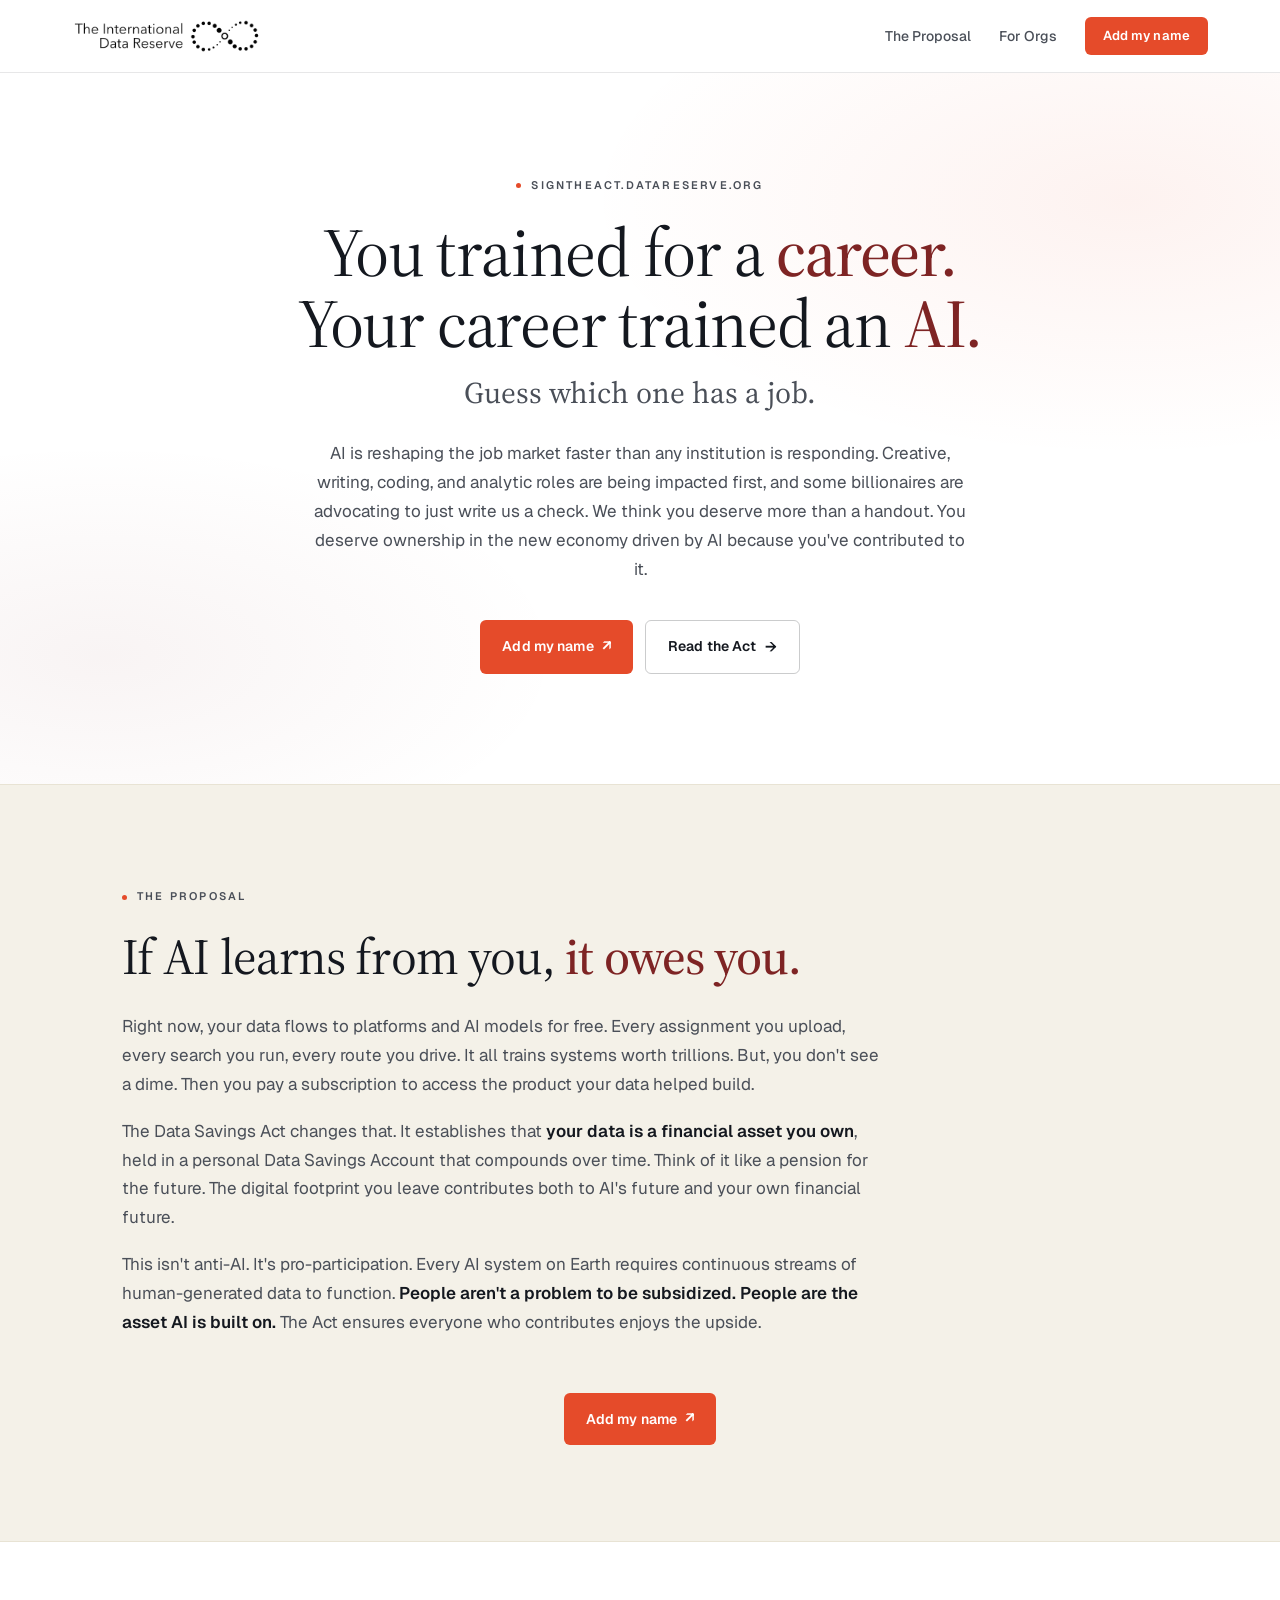
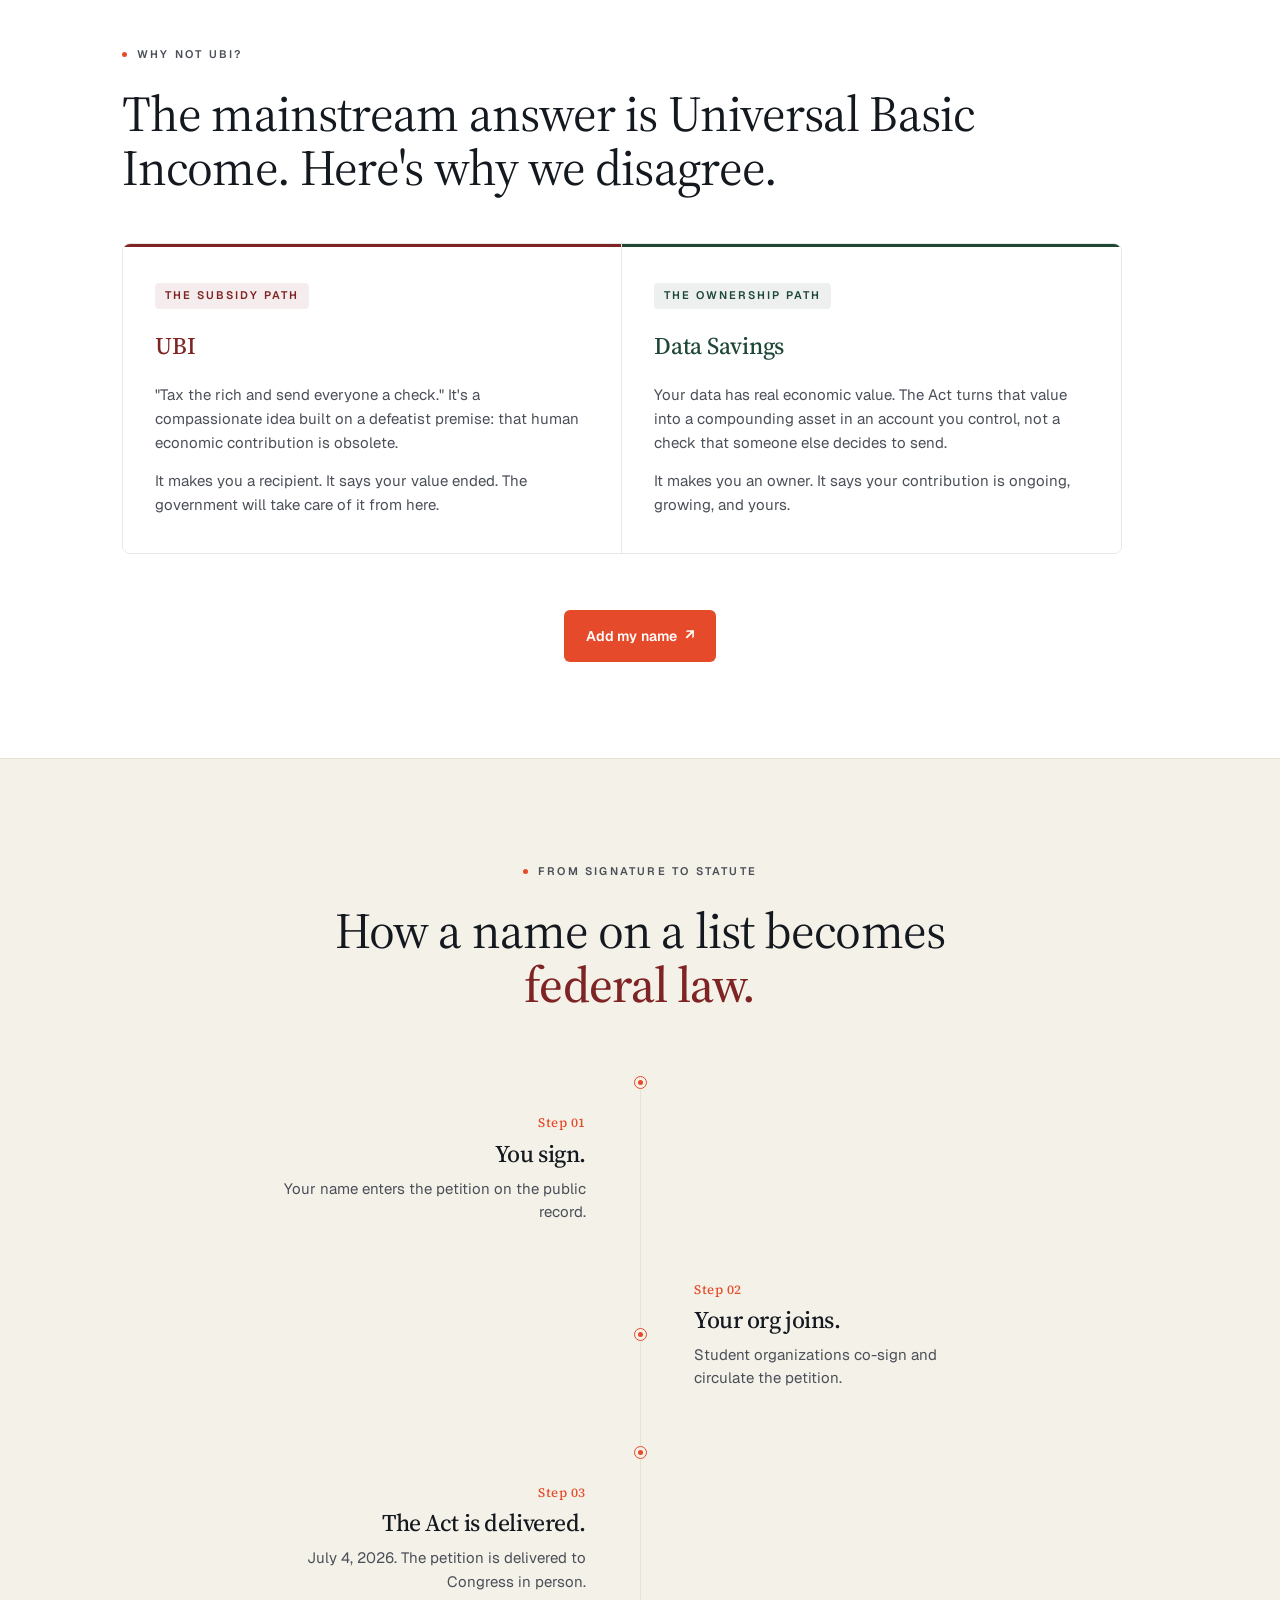
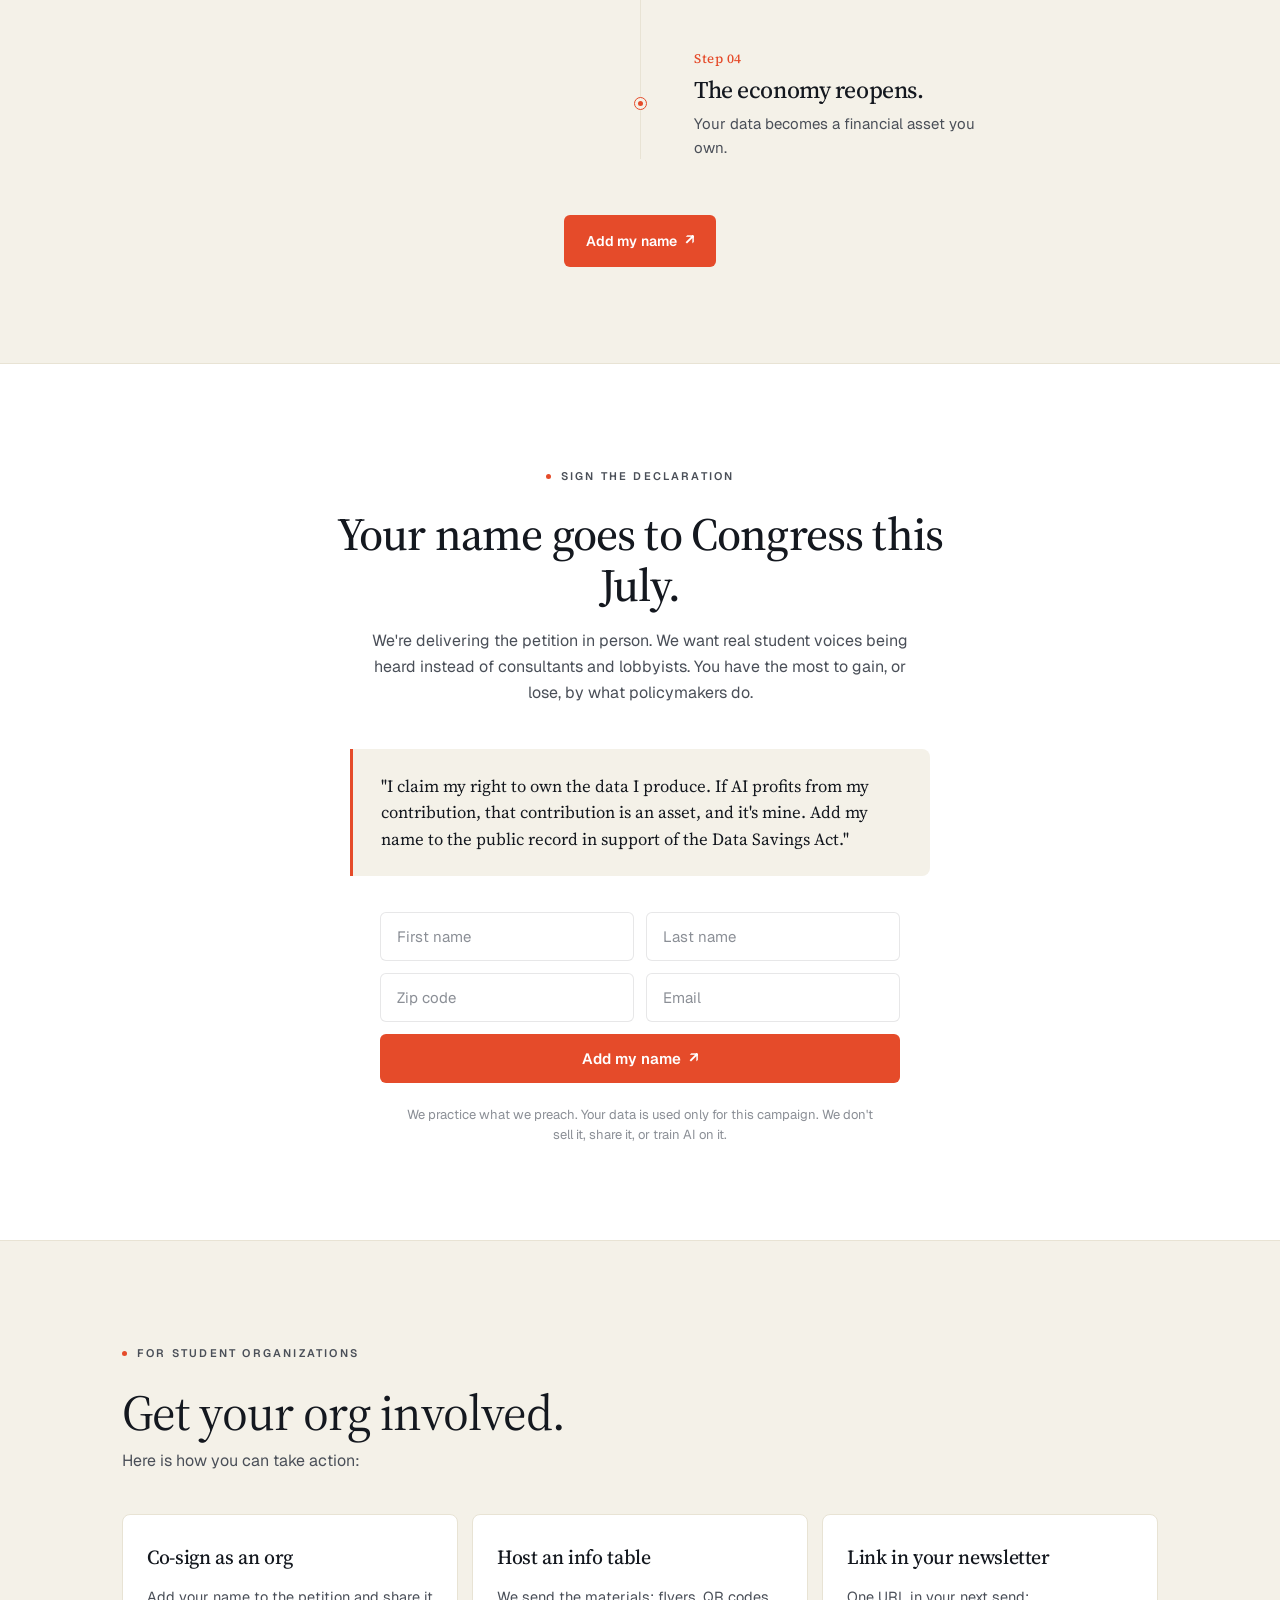
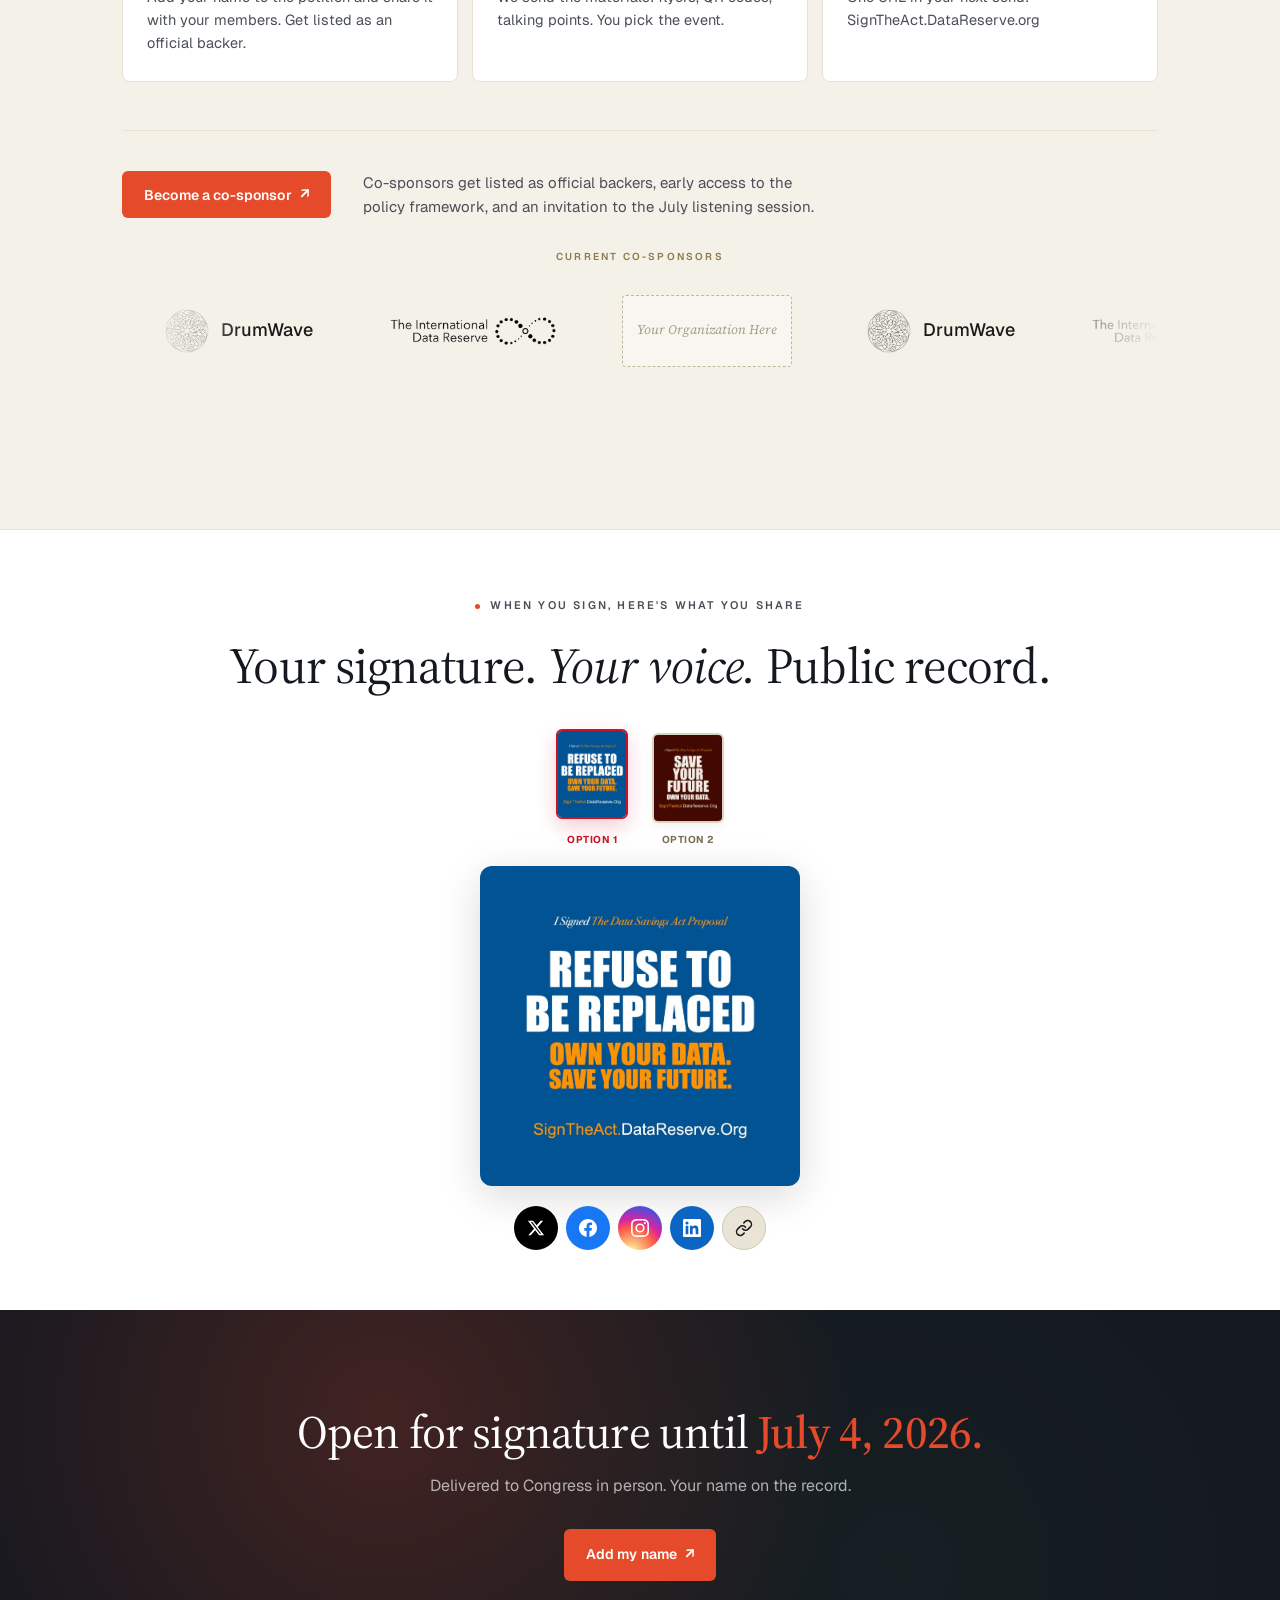
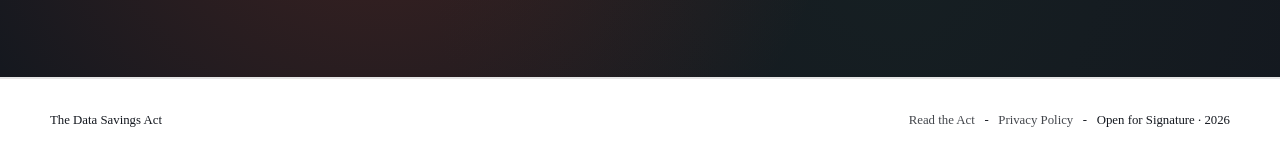
<file: v2.html>
<!DOCTYPE html>
<html lang="en">

<head>
  <meta charset="UTF-8">
  <meta name="viewport" content="width=device-width, initial-scale=1.0">
  <title>The Data Savings Act | Sign The Act</title>
  <meta name="description" content="You trained for a career. Your career trained an AI. Sign the Data Savings Act.">

  <link rel="preconnect" href="https://fonts.googleapis.com">
  <link rel="preconnect" href="https://fonts.gstatic.com" crossorigin>
  <link
    href="https://fonts.googleapis.com/css2?family=Source+Serif+4:opsz,wght@8..60,300..700&family=Geist:wght@300..700&display=swap"
    rel="stylesheet">
<link rel="icon" type="image/png" href="assets/icons/favicon-light.png?v=4" media="(prefers-color-scheme: light)">
<link rel="icon" type="image/png" href="assets/icons/favicon-dark.png?v=4" media="(prefers-color-scheme: dark)">
<link rel="apple-touch-icon" href="assets/icons/favicon-dark.png?v=4">
<link rel="manifest" href="assets/icons/site.webmanifest?v=4">

  <!-- Social Media Meta Tags -->
  <meta property="og:title" content="The Data Savings Act">
  <meta property="og:description" content="The Data Savings Act. Your signature. Your voice. Public record.">
  <meta property="og:type" content="website">
  <meta id="og-url" property="og:url" content="https://universities.berocket.com.br/v2.html">
  <meta property="og:site_name" content="Data Savings Act">
  <meta id="og-image" property="og:image" content="https://universities.berocket.com.br/assets/img/share-option-2.jpg">
  <meta property="og:image:secure_url" content="https://universities.berocket.com.br/assets/img/share-option-2.jpg">
  <meta property="og:image:type" content="image/jpeg">
  <meta property="og:image:width" content="1600">
  <meta property="og:image:height" content="1600">
  
  <!-- Twitter -->
  <meta name="twitter:card" content="summary_large_image">
  <meta name="twitter:title" content="The Data Savings Act">
  <meta name="twitter:description" content="The Data Savings Act. Your signature. Your voice. Public record.">
  <meta id="twitter-image" name="twitter:image" content="https://universities.berocket.com.br/assets/img/share-option-2.jpg">

  <style>
    :root {
  --logo-dw-transparent: url("[data-uri]");
  --logo-idr-url: url('assets/img/logo-idr.png');
      --paper: #FFFFFF;
      --paper-soft: #F4F1E8;
      --paper-line: #E8E3D4;
      --ink: #14181F;
      --ink-soft: #4A4F58;
      --ink-mute: #8B8F96;
      --burgundy: #7E2424;
      --burgundy-dark: #5C1818;
      --coral: #E54B2A;
      --coral-dark: #C2391C;
      --coral-soft: rgba(229, 75, 42, 0.08);
      --forest: #1F4736;
      --line: rgba(20, 24, 31, 0.10);
      --line-strong: rgba(20, 24, 31, 0.22);
      --serif: 'Source Serif 4', 'Times New Roman', serif;
      --sans: 'Geist', system-ui, sans-serif;
    }

    * {
      margin: 0;
      padding: 0;
      box-sizing: border-box;
    }

    html {
      scroll-behavior: smooth;
    }

    body {
      background: var(--paper);
      color: var(--ink);
      font-family: var(--sans);
      font-size: 17px;
      line-height: 1.6;
      -webkit-font-smoothing: antialiased;
      overflow-x: hidden;
    }

    ::selection {
      background: var(--coral);
      color: var(--paper);
    }

    /* ===== NAV ===== */
    .nav {
      position: sticky;
      top: 0;
      z-index: 50;
      background: rgba(255, 255, 255, 0.92);
      backdrop-filter: blur(12px);
      -webkit-backdrop-filter: blur(12px);
      border-bottom: 1px solid var(--line);
    }

    .nav-inner {
      max-width: 1200px;
      margin: 0 auto;
      padding: 16px 32px;
      display: flex;
      align-items: center;
      justify-content: space-between;
    }

    .brand {
      font-family: var(--serif);
      font-weight: 500;
      font-size: 18px;
      letter-spacing: -0.005em;
      text-decoration: none;
      color: var(--ink);
      display: flex;
      align-items: center;
      gap: 10px;
    }

    .brand-mark {
      width: 8px;
      height: 8px;
      border-radius: 50%;
      background: var(--coral);
    }

    .nav-links {
      display: flex;
      gap: 28px;
      align-items: center;
    }

    .nav-links a {
      color: var(--ink-soft);
      text-decoration: none;
      font-size: 14px;
      font-weight: 500;
      transition: color 0.2s;
    }

    .nav-links a:hover {
      color: var(--coral);
    }

    .nav-cta {
      background: var(--coral);
      color: var(--paper) !important;
      padding: 9px 18px;
      border-radius: 6px;
      font-size: 13px !important;
      font-weight: 600 !important;
      letter-spacing: 0.01em;
      transition: all 0.2s;
    }

    .nav-cta:hover {
      background: var(--coral-dark);
      color: var(--paper) !important;
    }

    /* ===== ACT TOPBAR (LOGO + TITLE + SIGN BUTTON) ===== */
    .act-topbar {
      display: flex;
      align-items: center;
      gap: 12px;
    }

    .act-logo {
      display: flex;
      align-items: center;
      flex-shrink: 0;
    }

    .act-logo-mark {
      display: flex;
      align-items: center;
    }

    .act-logo-mark img {
      height: 40px;
      width: auto;
      display: block;
    }

    .act-topbar-title {
      font-family: var(--serif);
      font-weight: 500;
      font-size: 16px;
      color: var(--ink);
      text-decoration: none;
      letter-spacing: -0.005em;
      white-space: nowrap;
      transition: color 0.2s;
    }

    .act-topbar-title:hover {
      color: var(--coral);
    }

    .act-sign-top {
      background: transparent;
      border: 1px solid var(--line-strong);
      border-radius: 6px;
      padding: 7px 16px;
      font-family: var(--sans);
      font-size: 13px;
      font-weight: 600;
      color: var(--ink);
      cursor: pointer;
      transition: all 0.2s;
      white-space: nowrap;
    }

    .act-sign-top:hover {
      background: var(--coral);
      border-color: var(--coral);
      color: var(--paper);
    }

    /* ===== LAYOUT ===== */
    .container {
      max-width: 1100px;
      margin: 0 auto;
      padding: 0 32px;
    }

    section {
      position: relative;
      padding: 96px 0;
    }

    /* ===== EYEBROW ===== */
    .eyebrow {
      display: inline-flex;
      align-items: center;
      gap: 10px;
      font-size: 11px;
      font-weight: 600;
      letter-spacing: 0.2em;
      text-transform: uppercase;
      color: var(--ink-soft);
      margin-bottom: 24px;
    }

    .eyebrow::before {
      content: '';
      width: 5px;
      height: 5px;
      border-radius: 50%;
      background: var(--coral);
    }

    /* ===== TYPOGRAPHY ===== */
    h1,
    h2,
    h3,
    h4 {
      font-family: var(--serif);
      font-weight: 500;
      color: var(--ink);
      letter-spacing: -0.018em;
    }

    .h-display {
      font-size: clamp(40px, 6vw, 68px);
      line-height: 1.04;
      font-weight: 400;
      font-variation-settings: "opsz" 60;
    }

    .h-display .accent {
      color: var(--burgundy);
      font-style: normal;
      font-weight: 500;
    }

    .h-sub {
      font-family: var(--serif);
      font-size: clamp(22px, 2.4vw, 30px);
      line-height: 1.25;
      color: var(--ink-soft);
      font-weight: 400;
      margin-top: 14px;
      font-variation-settings: "opsz" 32;
    }

    .h-section {
      font-size: clamp(32px, 4.4vw, 50px);
      line-height: 1.08;
      font-weight: 400;
      font-variation-settings: "opsz" 48;
    }

    .h-section .accent {
      color: var(--burgundy);
      font-style: normal;
      font-weight: 500;
    }

    .lede {
      font-size: 17px;
      line-height: 1.7;
      color: var(--ink-soft);
      margin-top: 28px;
      font-weight: 400;
    }

    .lede+.lede {
      margin-top: 18px;
    }

    .lede strong {
      color: var(--ink);
      font-weight: 600;
    }

    /* ===== BUTTONS ===== */
    .btn-row {
      display: flex;
      gap: 12px;
      margin-top: 36px;
      flex-wrap: wrap;
    }

    .btn {
      display: inline-flex;
      align-items: center;
      gap: 8px;
      padding: 14px 22px;
      border-radius: 6px;
      font-family: var(--sans);
      font-size: 14px;
      font-weight: 600;
      letter-spacing: 0.01em;
      text-decoration: none;
      border: none;
      cursor: pointer;
      transition: all 0.2s cubic-bezier(0.2, 0.8, 0.2, 1);
    }

    .btn-primary {
      background: var(--coral);
      color: var(--paper);
    }

    .btn-primary:hover {
      background: var(--coral-dark);
      transform: translateY(-1px);
      box-shadow: 0 12px 24px -10px rgba(229, 75, 42, 0.5);
    }

    .btn-ghost {
      background: transparent;
      color: var(--ink);
      border: 1px solid var(--line-strong);
    }

    .btn-ghost:hover {
      background: var(--ink);
      color: var(--paper);
      border-color: var(--ink);
    }

    .btn .arrow {
      display: inline-block;
      transition: transform 0.2s;
      font-size: 15px;
    }

    .btn:hover .arrow {
      transform: translate(2px, -2px);
    }

    /* Section-end CTA */
    .section-cta {
      margin-top: 56px;
      text-align: center;
    }

    /* ===== HERO ===== */
    .hero {
      padding-top: 96px;
      padding-bottom: 110px;
      background:
        radial-gradient(ellipse 70% 60% at 88% 18%, rgba(229, 75, 42, 0.07), transparent 60%),
        radial-gradient(ellipse 60% 50% at 8% 82%, rgba(126, 36, 36, 0.05), transparent 60%),
        var(--paper);
      position: relative;
      overflow: hidden;
    }

    .hero-inner {
      max-width: 880px;
      margin: 0 auto;
      text-align: center;
    }

    .hero-inner .eyebrow {
      margin-left: auto;
      margin-right: auto;
    }

    .hero-inner .h-sub {
      margin-left: auto;
      margin-right: auto;
      max-width: 640px;
    }

    .hero-inner .lede {
      max-width: 660px;
      margin-left: auto;
      margin-right: auto;
    }

    .hero-inner .btn-row {
      justify-content: center;
    }

    /* ===== PROPOSAL ===== */
    .proposal {
      background: var(--paper-soft);
      border-top: 1px solid var(--paper-line);
      border-bottom: 1px solid var(--paper-line);
    }

    .proposal-inner {
      max-width: 760px;
    }

    /* ===== UBI COMPARISON ===== */
    .ubi {
      background: var(--paper);
    }

    .ubi-grid {
      display: grid;
      grid-template-columns: 1fr 1fr;
      gap: 0;
      margin-top: 48px;
      max-width: 1000px;
      border: 1px solid var(--line);
      border-radius: 8px;
      overflow: hidden;
    }

    .ubi-card {
      padding: 36px 32px;
      background: var(--paper);
      position: relative;
    }

    .ubi-card:first-child {
      border-right: 1px solid var(--line);
    }

    .ubi-card::before {
      content: '';
      position: absolute;
      top: 0;
      left: 0;
      right: 0;
      height: 3px;
    }

    .ubi-card.ubi-left::before {
      background: var(--burgundy);
    }

    .ubi-card.ubi-right::before {
      background: var(--forest);
    }

    .ubi-card-label {
      display: inline-block;
      font-size: 11px;
      letter-spacing: 0.18em;
      text-transform: uppercase;
      font-weight: 600;
      padding: 4px 10px;
      border-radius: 4px;
      margin-bottom: 18px;
    }

    .ubi-card.ubi-left .ubi-card-label {
      background: rgba(126, 36, 36, 0.08);
      color: var(--burgundy);
    }

    .ubi-card.ubi-right .ubi-card-label {
      background: rgba(31, 71, 54, 0.08);
      color: var(--forest);
    }

    .ubi-card h3 {
      font-family: var(--serif);
      font-size: 24px;
      font-weight: 500;
      margin-bottom: 18px;
      letter-spacing: -0.01em;
      font-variation-settings: "opsz" 28;
    }

    .ubi-card.ubi-left h3 {
      color: var(--burgundy);
    }

    .ubi-card.ubi-right h3 {
      color: var(--forest);
    }

    .ubi-card p {
      font-size: 15px;
      line-height: 1.6;
      color: var(--ink-soft);
      margin-bottom: 14px;
    }

    .ubi-card p:last-child {
      margin-bottom: 0;
    }

    @media (max-width: 760px) {
      .ubi-grid {
        grid-template-columns: 1fr;
      }

      .ubi-card:first-child {
        border-right: none;
        border-bottom: 1px solid var(--line);
      }
    }

    /* ===== TIMELINE ===== */
    .timeline {
      background: var(--paper-soft);
      border-top: 1px solid var(--paper-line);
      border-bottom: 1px solid var(--paper-line);
      text-align: center;
    }

    .timeline-header {
      max-width: 720px;
      margin: 0 auto;
    }

    .timeline-header .eyebrow {
      margin-left: auto;
      margin-right: auto;
    }

    .timeline-track {
      margin-top: 64px;
      position: relative;
      max-width: 720px;
      margin-left: auto;
      margin-right: auto;
    }

    .timeline-track::before {
      content: '';
      position: absolute;
      left: 50%;
      top: 0;
      bottom: 0;
      width: 1px;
      background: var(--paper-line);
    }

    .timeline-step {
      display: grid;
      grid-template-columns: 1fr 60px 1fr;
      gap: 24px;
      align-items: center;
      margin-bottom: 56px;
      position: relative;
    }

    .timeline-step:last-child {
      margin-bottom: 0;
    }

    .timeline-step-dot {
      grid-column: 2;
      width: 13px;
      height: 13px;
      border-radius: 50%;
      background: var(--paper-soft);
      border: 1.5px solid var(--coral);
      margin: 0 auto;
      position: relative;
      z-index: 2;
    }

    .timeline-step-dot::after {
      content: '';
      position: absolute;
      inset: 3px;
      background: var(--coral);
      border-radius: 50%;
    }

    .timeline-step-content {
      text-align: center;
    }

    .timeline-step:nth-child(odd) .timeline-step-content {
      grid-column: 1;
      text-align: right;
    }

    .timeline-step:nth-child(even) .timeline-step-content {
      grid-column: 3;
      text-align: left;
    }

    .timeline-step-num {
      font-family: var(--serif);
      font-style: normal;
      font-size: 13px;
      color: var(--coral);
      margin-bottom: 6px;
      display: block;
      font-weight: 500;
      letter-spacing: 0.04em;
    }

    .timeline-step h4 {
      font-family: var(--serif);
      font-size: 24px;
      font-weight: 500;
      line-height: 1.2;
      color: var(--ink);
      margin-bottom: 8px;
      font-variation-settings: "opsz" 28;
    }

    .timeline-step p {
      font-size: 15px;
      color: var(--ink-soft);
      line-height: 1.55;
    }

    @media (max-width: 680px) {
      .timeline-track::before {
        left: 20px;
      }

      .timeline-step {
        grid-template-columns: 40px 1fr;
      }

      .timeline-step-dot {
        grid-column: 1;
      }

      .timeline-step:nth-child(odd) .timeline-step-content,
      .timeline-step:nth-child(even) .timeline-step-content {
        grid-column: 2;
        text-align: left;
      }
    }

    /* ===== SIGN DECLARATION ===== */
    .sign {
      background: var(--paper);
      text-align: center;
    }

    .sign-inner {
      max-width: 640px;
      margin: 0 auto;
    }

    .sign-inner .eyebrow {
      margin-left: auto;
      margin-right: auto;
    }

    .sign h2 {
      font-size: clamp(34px, 4.2vw, 46px);
      line-height: 1.1;
      font-weight: 500;
      font-variation-settings: "opsz" 44;
    }

    .sign-sub {
      font-size: 16px;
      color: var(--ink-soft);
      line-height: 1.6;
      margin-top: 18px;
      max-width: 540px;
      margin-left: auto;
      margin-right: auto;
    }

    .sign-share-row {
      display: grid;
      grid-template-columns: 1fr 1fr;
      gap: 14px;
      margin: 44px auto 0;
      max-width: 540px;
    }

    .sign-share-img {
      aspect-ratio: 1.91 / 1;
      border-radius: 6px;
      background: var(--paper-soft);
      background-size: cover;
      background-position: center;
      background-repeat: no-repeat;
      border: 1px solid var(--paper-line);
      box-shadow: 0 6px 14px -8px rgba(20, 24, 31, 0.2);
      transition: transform 0.25s;
    }

    .sign-share-img:hover {
      transform: translateY(-2px);
    }

    .sign-share-1 {
      background-image: url('https://datasavingsact.drumwave.com/assets/img/share-option-1.jpg');
    }

    .sign-share-2 {
      background-image: url('https://datasavingsact.drumwave.com/assets/img/share-option-2.jpg');
    }

    .sign-share-caption {
      font-size: 11px;
      letter-spacing: 0.16em;
      text-transform: uppercase;
      color: var(--ink-mute);
      margin-top: 14px;
      font-weight: 500;
    }

    .sign-quote {
      background: var(--paper-soft);
      border-left: 3px solid var(--coral);
      border-radius: 0 8px 8px 0;
      padding: 24px 28px;
      margin: 44px auto 36px;
      max-width: 580px;
      font-family: var(--serif);
      font-size: 17px;
      line-height: 1.55;
      color: var(--ink);
      font-weight: 400;
      font-style: normal;
      text-align: left;
      font-variation-settings: "opsz" 20;
    }

    .sign-form {
      display: grid;
      grid-template-columns: 1fr 1fr;
      gap: 12px;
      max-width: 520px;
      margin: 0 auto;
    }

    .sign-form input {
      background: var(--paper);
      border: 1px solid var(--line);
      border-radius: 6px;
      padding: 14px 16px;
      font-family: var(--sans);
      font-size: 15px;
      color: var(--ink);
      transition: border-color 0.2s;
    }

    .sign-form input::placeholder {
      color: var(--ink-mute);
    }

    .sign-form input:focus {
      outline: none;
      border-color: var(--coral);
    }

    .sign-form button {
      grid-column: 1 / -1;
      background: var(--coral);
      color: var(--paper);
      border: none;
      border-radius: 6px;
      padding: 15px;
      font-family: var(--sans);
      font-size: 15px;
      font-weight: 600;
      cursor: pointer;
      transition: all 0.2s;
      display: inline-flex;
      align-items: center;
      justify-content: center;
      gap: 8px;
    }

    .sign-form button:hover {
      background: var(--coral-dark);
      transform: translateY(-1px);
    }

    .sign-fine {
      font-size: 13px;
      color: var(--ink-mute);
      line-height: 1.5;
      margin-top: 22px;
      max-width: 480px;
      margin-left: auto;
      margin-right: auto;
    }

    /* ===== STUDENT ORGS ===== */
    .orgs {
      background: var(--paper-soft);
      border-top: 1px solid var(--paper-line);
      border-bottom: 1px solid var(--paper-line);
    }

    .orgs-sub {
      font-size: 16px;
      color: var(--ink-soft);
      margin-top: 8px;
    }

    .orgs-grid {
      display: grid;
      grid-template-columns: repeat(3, 1fr);
      gap: 14px;
      margin-top: 40px;
    }

    .org-card {
      background: var(--paper);
      border: 1px solid var(--paper-line);
      border-radius: 8px;
      padding: 26px 24px;
      transition: all 0.2s cubic-bezier(0.2, 0.8, 0.2, 1);
      position: relative;
    }

    .org-card::before {
      content: '';
      position: absolute;
      top: 0;
      left: 0;
      right: 0;
      height: 2px;
      background: var(--coral);
      transform: scaleX(0);
      transform-origin: left;
      transition: transform 0.3s;
      border-radius: 8px 8px 0 0;
    }

    .org-card:hover {
      border-color: var(--line-strong);
      transform: translateY(-2px);
      box-shadow: 0 12px 28px -16px rgba(20, 24, 31, 0.18);
    }

    .org-card:hover::before {
      transform: scaleX(1);
    }

    .org-card h3 {
      font-family: var(--serif);
      font-size: 20px;
      font-weight: 500;
      margin-bottom: 12px;
      color: var(--ink);
      font-variation-settings: "opsz" 24;
    }

    .org-card p {
      font-size: 14.5px;
      color: var(--ink-soft);
      line-height: 1.6;
    }

    .orgs-cta {
      margin-top: 48px;
      padding-top: 40px;
      border-top: 1px solid var(--paper-line);
      display: grid;
      grid-template-columns: auto 1fr;
      gap: 32px;
      align-items: center;
    }

    .orgs-cta-text {
      font-size: 15px;
      color: var(--ink-soft);
      line-height: 1.6;
      max-width: 460px;
    }

    @media (max-width: 760px) {
      .orgs-grid {
        grid-template-columns: 1fr;
      }

      .orgs-cta {
        grid-template-columns: 1fr;
        gap: 16px;
      }
    }

    /* ===== FINAL CTA ===== */
    .final {
      background: var(--ink);
      color: var(--paper);
      text-align: center;
      padding: 96px 0;
      position: relative;
      overflow: hidden;
    }

    .final::before {
      content: '';
      position: absolute;
      inset: 0;
      background:
        radial-gradient(circle at 30% 30%, rgba(229, 75, 42, 0.22), transparent 50%),
        radial-gradient(circle at 70% 70%, rgba(31, 71, 54, 0.15), transparent 50%);
      pointer-events: none;
    }

    .final-inner {
      position: relative;
      z-index: 2;
    }

    .final h2 {
      font-size: clamp(32px, 4.2vw, 46px);
      line-height: 1.15;
      font-weight: 400;
      color: var(--paper);
      font-variation-settings: "opsz" 44;
    }

    .final h2 .accent {
      color: var(--coral);
      font-style: normal;
      font-weight: 500;
    }

    .final-sub {
      font-size: 16px;
      color: rgba(255, 255, 255, 0.65);
      margin-top: 14px;
    }

    .final .btn-primary {
      margin-top: 30px;
      background: var(--coral);
      color: var(--paper);
    }

    .final .btn-primary:hover {
      background: var(--coral-dark);
      color: var(--paper);
      box-shadow: 0 14px 32px -10px rgba(229, 75, 42, 0.5);
    }

    /* ===== FOOTER ===== */
    footer {
      padding: 32px 0;
      background: var(--paper);
      border-top: 2px solid rgba(0,0,0,0.1);
      color: var(--ink);
    }

    footer .container {
      display: flex;
      justify-content: space-between;
      align-items: center;
      max-width: 100%;
      margin: 0;
      padding: 0 50px;
    }

    footer .container > div,
    footer .left {
      font-family: 'Fraunces', serif;
      font-size: 0.80rem;
      line-height: 1.5;
      color: var(--ink);
    }

    footer .left a {
      text-decoration: none;
      color: inherit;
    }

    footer .left a:hover {
      color: var(--coral);
    }

    footer .container > div:last-child {
      white-space: nowrap;
      flex-shrink: 0;
    }

    footer .container > div:last-child a {
      text-decoration: none;
      color: inherit;
      opacity: 0.8;
    }

    footer .container > div:last-child a:hover {
      opacity: 1;
      color: var(--coral);
    }

    @media (max-width: 520px) {
      footer .container {
        flex-direction: column;
        gap: 15px;
        text-align: center;
        padding: 0 50px;
      }
    }

    /* ===== ANIMATIONS ===== */
    .reveal {
      opacity: 0;
      transform: translateY(20px);
      transition: opacity 0.8s cubic-bezier(0.2, 0.8, 0.2, 1),
        transform 0.8s cubic-bezier(0.2, 0.8, 0.2, 1);
    }

    .reveal.in {
      opacity: 1;
      transform: translateY(0);
    }

    @media (prefers-reduced-motion: reduce) {

      *,
      *::before,
      *::after {
        animation-duration: 0.01ms !important;
        transition-duration: 0.01ms !important;
      }
    }
    /* Share section */
    .act-share {
      max-width: 1080px;
      margin: 0 auto;
      padding-top: 60px;
      padding-bottom: 60px;
    }
    .act-share-header {
      text-align: center;
      margin-bottom: 40px;
    }
    .act-share-card {
      background: transparent;
      padding: 0;
      max-width: 320px;
      margin: 0 auto 20px;
      line-height: 0;
      display: block;
    }
    .act-share-card img {
      width: 100%;
      height: auto;
      display: block;
    }
    .share-selector {
      display: flex;
      justify-content: center;
      gap: 24px;
      margin-bottom: 20px;
    }
    .selector-btn {
      background: transparent;
      border: none;
      padding: 0;
      cursor: pointer;
      transition: all 0.2s;
      display: flex;
      flex-direction: column;
      align-items: center;
      gap: 10px;
    }
    .selector-preview {
      width: 72px;
      height: 90px;
      border-radius: 6px;
      border: 2px solid #d9d3c5;
      transition: all 0.2s;
      display: flex;
      flex-direction: column;
      align-items: center;
      padding: 0;
      gap: 0;
      box-shadow: 0 4px 10px rgba(0,0,0,0.05);
      position: relative;
      overflow: hidden;
    }
    .selector-btn.active .selector-preview {
      border-color: #ce1126;
      box-shadow: 0 8px 20px rgba(206, 17, 38, 0.2);
      transform: translateY(-4px);
    }
    .selector-label {
      font-family: var(--sans);
      font-size: 10px;
      font-weight: 700;
      letter-spacing: 0.05em;
      text-transform: uppercase;
      color: #7a6e54;
    }
    .selector-btn.active .selector-label {
      color: #ce1126;
    }
    .act-share-buttons {
      display: flex;
      justify-content: center;
      gap: 8px;
      flex-wrap: wrap;
    }
    .share-icon {
      width: 44px;
      height: 44px;
      border-radius: 50%;
      border: none;
      display: inline-flex;
      align-items: center;
      justify-content: center;
      cursor: pointer;
      color: #fff;
      transition: transform 0.15s, box-shadow 0.15s, filter 0.15s;
      padding: 0;
    }
    .share-icon:hover {
      transform: translateY(-2px);
      box-shadow: 0 4px 12px rgba(0,0,0,0.18);
      filter: brightness(1.08);
    }
    .share-icon svg { display: block; }
    .share-x { background: #000000; }
    .share-fb { background: #1877F2; }
    .share-ig {
      background: radial-gradient(circle at 30% 107%, #fdf497 0%, #fdf497 5%, #fd5949 45%, #d6249f 60%, #285AEB 90%);
    }
    .share-li { background: #0A66C2; }
    .share-link {
      background: #e9e4d6;
      color: #1a1a1a;
      border: 1px solid #d0c9b0;
    }
    .share-link:hover { background: #ddd6c2; }
/* ============================================================================
   MODALS & CO-SPONSOR FORM
   ============================================================================ */
.modal-bg {
  position: fixed;
  inset: 0;
  background: rgba(0,0,0,0.85);
  display: none;
  align-items: flex-start;
  justify-content: center;
  z-index: 1000;
  padding: 32px;
  overflow-y: auto;
  backdrop-filter: blur(8px);
  transition: opacity 0.3s ease;
}

.modal-bg.open { display: flex; }

.modal {
  background: #f6f2ea;
  max-width: 520px;
  width: 100%;
  margin: auto;
  padding: 32px;
  text-align: center;
  position: relative;
  color: #1a1a1a;
  box-shadow: 0 30px 90px rgba(0,0,0,0.3);
  border: 1px solid rgba(255,255,255,0.4);
  backdrop-filter: blur(5px);
  animation: modalIn 0.4s cubic-bezier(0.16, 1, 0.3, 1);
}

.modal-wide {
  max-width: 600px;
  padding: 40px;
}

@keyframes modalIn {
  from { opacity: 0; transform: translateY(20px) scale(0.98); }
  to { opacity: 1; transform: translateY(0) scale(1); }
}

.modal-close {
  position: absolute;
  top: 14px;
  right: 14px;
  background: transparent;
  border: none;
  font-size: 24px;
  cursor: pointer;
  color: #888;
}

.modal-check {
  font-family: 'Fraunces', serif;
  font-size: 40px;
  color: #b8231c;
  line-height: 1;
  margin-bottom: 8px;
}

.modal h2 {
  font-family: 'Fraunces', serif;
  font-weight: 500;
  font-size: 30px;
  margin-bottom: 10px;
  color: #1a1a1a;
}

.modal p {
  font-family: 'Fraunces', serif;
  font-size: 15px;
  color: #7a6e54;
  margin-bottom: 16px;
  line-height: 1.5;
}

.cosponsor-modal-kicker {
  font-family: 'JetBrains Mono', monospace;
  font-size: 10px;
  letter-spacing: 0.14em;
  text-transform: uppercase;
  color: #b8231c;
  margin-bottom: 12px;
}

.act-cosponsor-form {
  max-width: none;
  margin: 0;
  text-align: left;
}

.cs-row {
  display: flex;
  gap: 16px;
}

@media (max-width: 640px) {
  .cs-row { flex-direction: column; gap: 0; }
  .modal-wide { padding: 32px 24px !important; }
}

.cs-col {
  flex: 1;
  min-width: 0;
}

.cs-col-narrow { flex: 0 0 200px; }
@media (max-width: 640px) { .cs-col-narrow { flex: 1; } }

.cs-col label {
  display: block;
  font-family: 'JetBrains Mono', monospace;
  font-size: 10px;
  letter-spacing: 0.14em;
  text-transform: uppercase;
  color: #7a6e54;
  margin-bottom: 14px;
}

.cs-col label .req { color: #b8231c; margin-left: 2px; }

.cs-col input,
.cs-col select {
  width: 100%;
  padding: 11px 12px;
  font-family: 'Fraunces', serif;
  font-size: 15px;
  border: 1px solid #d0cbbd;
  background: #fff;
  margin-bottom: 14px;
  color: #1a1a1a;
  appearance: none;
  -webkit-appearance: none;
  border-radius: 0;
}

.cs-col select {
  background-image: url("data:image/svg+xml;utf8,<svg xmlns='http://www.w3.org/2000/svg' viewBox='0 0 12 8'><path fill='%237a6e54' d='M6 8L0 0h12z'/></svg>");
  background-repeat: no-repeat;
  background-position: right 14px center;
  background-size: 10px;
  padding-right: 36px;
}

.cs-col input:focus,
.cs-col select:focus {
  outline: none;
  border-color: #b8231c;
}

.act-cosponsor-submit {
  background: var(--coral);
  color: var(--paper);
  border: none;
  border-radius: 6px;
  padding: 15px;
  font-family: var(--sans);
  font-size: 15px;
  font-weight: 600;
  cursor: pointer;
  transition: all 0.2s;
  display: inline-flex;
  align-items: center;
  justify-content: center;
  gap: 8px;
  width: 100%;
  margin-top: 8px;
}

.act-cosponsor-submit:hover {
  background: var(--coral-dark);
  transform: translateY(-1px);
}

.act-cosponsor-fineprint {
  font-family: 'Fraunces', serif;
  font-style: italic;
  font-size: 13px;
  color: #8e8473;
  text-align: center;
  margin-top: 14px;
  line-height: 1.5;
}

/* ============================================================================
   CO-SPONSOR MARQUEE CAROUSEL
   ============================================================================ */
.act-cosponsor-coalition {
  text-align: center;
  margin-top: 50px;
  margin-bottom: 60px;
}

.act-cosponsor-coalition-label {
  font-family: 'Geist', sans-serif;
  font-size: 10px;
  font-weight: 600;
  letter-spacing: 0.22em;
  text-transform: uppercase;
  color: #8e7a4c;
  margin-bottom: 24px;
}

.marquee {
  position: relative;
  overflow: hidden;
  width: 100%;
  mask-image: linear-gradient(to right, transparent, #000 12%, #000 88%, transparent);
  -webkit-mask-image: linear-gradient(to right, transparent, #000 12%, #000 88%, transparent);
}

.marquee-track {
  display: flex;
  align-items: center;
  gap: 64px;
  width: max-content;
  animation: marquee 36s linear infinite;
  padding: 6px 32px;
}

.marquee:hover .marquee-track { 
  animation-play-state: paused; 
}

@keyframes marquee {
  from { transform: translateX(0); }
  to { transform: translateX(-50%); }
}

.marquee-item {
  flex: 0 0 auto;
  width: 170px;
  height: 72px;
  display: flex;
  align-items: center;
  justify-content: center;
}

.logo-drumwave {
  display: flex;
  align-items: center;
  gap: 12px;
}

.logo-drumwave-mark {
  width: 44px;
  height: 44px;
  background-image: var(--logo-dw-transparent);
  background-size: contain;
  background-repeat: no-repeat;
  background-position: center;
  filter: grayscale(1) brightness(0.15) contrast(1.5);
  opacity: 0.85;
}

.logo-drumwave-text {
  font-family: 'Geist', sans-serif;
  font-weight: 500;
  font-size: 18px;
  color: #1a1a1a;
  letter-spacing: -0.01em;
}

.logo-idr {
  width: 170px;
  height: 56px;
  background-image: var(--logo-idr-url);
  background-size: contain;
  background-repeat: no-repeat;
  background-position: center;
  filter: grayscale(1);
}

.act-cosponsor-placeholder {
  border: 1.5px dashed #c0b89e;
  background: rgba(255, 255, 255, 0.4);
  border-radius: 4px;
}
.placeholder-label {
  font-family: 'Source Serif 4', serif;
  font-style: italic;
  font-size: 13px;
  line-height: 1.3;
  color: #a89e84;
  text-align: center;
  letter-spacing: 0;
  padding: 0 12px;
}

/* ===== AJUSTES MOBILE ADICIONAIS ===== */
@media (max-width: 768px) {
  /* 1 - Prevenir rolagem/jogo lateral */
  html, body {
    overflow-x: hidden;
    max-width: 100%;
    position: relative;
  }
  
  .container {
    max-width: 100%;
    overflow-x: hidden;
  }

  /* 2 - Ocultar itens específicos no cabeçalho */
  .nav-links a:not(.nav-cta) {
    display: none !important;
  }
  
  .nav-links {
    gap: 0 !important;
  }
}

@media (max-width: 600px) {
  /* 3 - Alinhar o formulário principal para não estourar lateralmente */
  .sign-form {
    grid-template-columns: 1fr !important;
    padding: 0 8px !important;
    gap: 12px !important;
  }
  
  .sign-form input {
    width: 100% !important;
  }
}

  </style>
</head>

<body>

  <!-- ===== NAV ===== -->
  <nav class="nav">
    <div class="nav-inner">
      <a href="index.html" class="act-logo" style="text-decoration: none;">
        <div class="act-logo-mark"><img src="assets/img/logo-idr.png" alt="International Data Reserve"></div>
      </a>
      <div class="nav-links">
        <a href="#proposal">The Proposal</a>
        <a href="#orgs">For Orgs</a>
        <a href="#sign" class="nav-cta">Add my name</a>
      </div>
    </div>
  </nav>

  <!-- ===== HERO ===== -->
  <section class="hero">
    <div class="container">
      <div class="hero-inner reveal">
        <div class="eyebrow">signtheact.datareserve.org</div>
        <h1 class="h-display">
          You trained for a <span class="accent">career.</span><br>
          Your career trained an <span class="accent">AI.</span>
        </h1>
        <p class="h-sub">Guess which one has a job.</p>
        <p class="lede">
          AI is reshaping the job market faster than any institution is responding.
          Creative, writing, coding, and analytic roles are being impacted first,
          and some billionaires are advocating to just write us a check. We think
          you deserve more than a handout. You deserve ownership in the new
          economy driven by AI because you've contributed to it.
        </p>
        <div class="btn-row">
          <a href="#sign" class="btn btn-primary">
            Add my name <span class="arrow">↗</span>
          </a>
          <a href="https://signtheact.datareserve.org/Docs/Data_Savings_Act_Proposal.pdf" target="_blank" class="btn btn-ghost">
            Read the Act <span class="arrow">→</span>
          </a>
        </div>
      </div>
    </div>
  </section>

  <!-- ===== PROPOSAL ===== -->
  <section id="proposal" class="proposal">
    <div class="container">
      <div class="proposal-inner reveal">
        <div class="eyebrow">The Proposal</div>
        <h2 class="h-section">
          If AI learns from you, <span class="accent">it owes you.</span>
        </h2>
        <p class="lede">
          Right now, your data flows to platforms and AI models for free. Every
          assignment you upload, every search you run, every route you drive.
          It all trains systems worth trillions. But, you don't see a dime. Then
          you pay a subscription to access the product your data helped build.
        </p>
        <p class="lede">
          The Data Savings Act changes that. It establishes that
          <strong>your data is a financial asset you own</strong>, held in a
          personal Data Savings Account that compounds over time. Think of it
          like a pension for the future. The digital footprint you leave
          contributes both to AI's future and your own financial future.
        </p>
        <p class="lede">
          This isn't anti-AI. It's pro-participation. Every AI system on Earth
          requires continuous streams of human-generated data to function.
          <strong>People aren't a problem to be subsidized. People are the
            asset AI is built on.</strong> The Act ensures everyone who
          contributes enjoys the upside.
        </p>
      </div>

      <div class="section-cta reveal">
        <a href="#sign" class="btn btn-primary">
          Add my name <span class="arrow">↗</span>
        </a>
      </div>
    </div>
  </section>

  <!-- ===== UBI COMPARISON ===== -->
  <section class="ubi">
    <div class="container">
      <div class="reveal">
        <div class="eyebrow">Why not UBI?</div>
        <h2 class="h-section" style="max-width: 880px;">
          The mainstream answer is Universal Basic Income.
          Here's why we disagree.
        </h2>
      </div>

      <div class="ubi-grid reveal">
        <div class="ubi-card ubi-left">
          <span class="ubi-card-label">The Subsidy Path</span>
          <h3>UBI</h3>
          <p>
            "Tax the rich and send everyone a check." It's a compassionate
            idea built on a defeatist premise: that human economic
            contribution is obsolete.
          </p>
          <p>
            It makes you a recipient. It says your value ended. The
            government will take care of it from here.
          </p>
        </div>

        <div class="ubi-card ubi-right">
          <span class="ubi-card-label">The Ownership Path</span>
          <h3>Data Savings</h3>
          <p>
            Your data has real economic value. The Act turns that value into
            a compounding asset in an account you control, not a check that
            someone else decides to send.
          </p>
          <p>
            It makes you an owner. It says your contribution is ongoing,
            growing, and yours.
          </p>
        </div>
      </div>

      <div class="section-cta reveal">
        <a href="#sign" class="btn btn-primary">
          Add my name <span class="arrow">↗</span>
        </a>
      </div>
    </div>
  </section>

  <!-- ===== TIMELINE ===== -->
  <section class="timeline">
    <div class="container">
      <div class="timeline-header reveal">
        <div class="eyebrow">From signature to statute</div>
        <h2 class="h-section">
          How a name on a list becomes <span class="accent">federal law.</span>
        </h2>
      </div>

      <div class="timeline-track reveal">
        <div class="timeline-step">
          <div class="timeline-step-dot"></div>
          <div class="timeline-step-content">
            <span class="timeline-step-num">Step 01</span>
            <h4>You sign.</h4>
            <p>Your name enters the petition on the public record.</p>
          </div>
        </div>

        <div class="timeline-step">
          <div class="timeline-step-dot"></div>
          <div class="timeline-step-content">
            <span class="timeline-step-num">Step 02</span>
            <h4>Your org joins.</h4>
            <p>Student organizations co-sign and circulate the petition.</p>
          </div>
        </div>

        <div class="timeline-step">
          <div class="timeline-step-dot"></div>
          <div class="timeline-step-content">
            <span class="timeline-step-num">Step 03</span>
            <h4>The Act is delivered.</h4>
            <p>July 4, 2026. The petition is delivered to Congress in person.</p>
          </div>
        </div>

        <div class="timeline-step">
          <div class="timeline-step-dot"></div>
          <div class="timeline-step-content">
            <span class="timeline-step-num">Step 04</span>
            <h4>The economy reopens.</h4>
            <p>Your data becomes a financial asset you own.</p>
          </div>
        </div>
      </div>

      <div class="section-cta reveal">
        <a href="#sign" class="btn btn-primary">
          Add my name <span class="arrow">↗</span>
        </a>
      </div>
    </div>
  </section>

  <!-- ===== SIGN DECLARATION ===== -->
  <section class="sign" id="sign">
    <div class="container">
      <div class="sign-inner reveal">
        <div id="signStep1">
          <div class="eyebrow">Sign the Declaration</div>
          <h2>Your name goes to Congress this July.</h2>
          <p class="sign-sub">
            We're delivering the petition in person. We want real student voices
            being heard instead of consultants and lobbyists. You have the most
            to gain, or lose, by what policymakers do.
          </p>


          <div class="sign-quote">
            "I claim my right to own the data I produce. If AI profits from my
            contribution, that contribution is an asset, and it's mine. Add my
            name to the public record in support of the Data Savings Act."
          </div>

          <form class="sign-form" id="mainSignForm">
            <input type="text" name="signFirstName" id="mainSignFirstName" placeholder="First name" required>
            <input type="text" name="signLastName" id="mainSignLastName" placeholder="Last name" required>
            <input type="text" name="signZip" id="mainSignZip" placeholder="Zip code" required>
            <input type="email" name="signEmail" id="mainSignEmail" placeholder="Email" required>
            <button type="submit" id="mainSignSubmit">
              Add my name <span class="arrow">↗</span>
            </button>
          </form>

          <p class="sign-fine">
            We practice what we preach. Your data is used only for this campaign.
            We don't sell it, share it, or train AI on it.
          </p>
        </div>

        <div id="signStep2" style="display:none; text-align: center;">
          <div style="display: flex; align-items: center; justify-content: center; gap: 12px; margin-bottom: 12px;">
            <div class="modal-check" style="margin-bottom: 0; display: inline-flex; width: 32px; height: 32px; background: #ce1126; color: #fff; border-radius: 50%; align-items: center; justify-content: center; font-weight: bold;">✓</div>
            <h2 style="margin-bottom: 0;">Signature recorded.</h2>
          </div>
          <p style="margin-bottom: 24px;">Now share it. Each share brings two more Americans into the fold.</p>
          
          <div id="formShareContainer">
            <div class="share-selector">
              <button class="selector-btn active" onclick="switchShare(1, 'formShareContainer')">
                <div class="selector-preview" style="overflow: hidden;">
                  <img src="assets/img/share-option-1.jpg" style="width: 100%; height: 100%; object-fit: cover;">
                </div>
                <span class="selector-label">Option 1</span>
              </button>
              <button class="selector-btn" onclick="switchShare(2, 'formShareContainer')">
                <div class="selector-preview" style="overflow: hidden;">
                  <img src="assets/img/share-option-2.jpg" style="width: 100%; height: 100%; object-fit: cover;">
                </div>
                <span class="selector-label">Option 2</span>
              </button>
            </div>
            <div class="modal-share-card act-share-card" style="line-height: 0; border-radius: 12px; overflow: hidden; box-shadow: 0 10px 40px rgba(0,0,0,0.15);">
              <img id="shareImgPreviewForm" src="assets/img/share-option-1.jpg" alt="Share Preview" style="width: 100%; height: auto; display: block;">
            </div>
          </div>

          <div class="modal-share-buttons act-share-buttons" style="margin-top: 20px;">
            <button class="share-icon share-x" title="Share on X" aria-label="Share on X" onclick="shareAction('x', 'formShareContainer')">
              <svg viewBox="0 0 24 24" fill="currentColor" width="18" height="18"><path d="M18.244 2.25h3.308l-7.227 8.26 8.502 11.24H16.17l-5.214-6.817L4.99 21.75H1.68l7.73-8.835L1.254 2.25H8.08l4.713 6.231zm-1.161 17.52h1.833L7.084 4.126H5.117z"/></svg>
            </button>
            <button class="share-icon share-fb" title="Share on Facebook" aria-label="Share on Facebook" onclick="shareAction('fb', 'formShareContainer')">
              <svg viewBox="0 0 24 24" fill="currentColor" width="18" height="18"><path d="M24 12.073c0-6.627-5.373-12-12-12s-12 5.373-12 12c0 5.99 4.388 10.954 10.125 11.854v-8.385H7.078v-3.47h3.047V9.43c0-3.007 1.792-4.669 4.533-4.669 1.312 0 2.686.235 2.686.235v2.953H15.83c-1.491 0-1.956.925-1.956 1.874v2.25h3.328l-.532 3.47h-2.796v8.385C19.612 23.027 24 18.062 24 12.073z"/></svg>
            </button>
            <button class="share-icon share-ig" title="Share on Instagram" aria-label="Share on Instagram" onclick="shareAction('ig', 'formShareContainer')">
              <svg viewBox="0 0 24 24" fill="currentColor" width="18" height="18"><path d="M12 2.163c3.204 0 3.584.012 4.85.07 3.252.148 4.771 1.691 4.919 4.919.058 1.265.069 1.645.069 4.849 0 3.205-.012 3.584-.069 4.849-.149 3.225-1.664 4.771-4.919 4.919-1.266.058-1.644.07-4.85.07-3.204 0-3.584-.012-4.849-.07-3.26-.149-4.771-1.699-4.919-4.92-.058-1.265-.07-1.644-.07-4.849 0-3.204.013-3.583.07-4.849.149-3.227 1.664-4.771 4.919-4.919 1.266-.057 1.645-.069 4.849-.069zM12 0C8.741 0 8.333.014 7.053.072 2.695.272.273 2.69.073 7.052.014 8.333 0 8.741 0 12c0 3.259.014 3.668.072 4.948.2 4.358 2.618 6.78 6.98 6.98C8.333 23.986 8.741 24 12 24c3.259 0 3.668-.014 4.948-.072 4.354-.2 6.782-2.618 6.979-6.98.059-1.28.073-1.689.073-4.948 0-3.259-.014-3.667-.072-4.947-.196-4.354-2.617-6.78-6.979-6.98C15.668.014 15.259 0 12 0zm0 5.838a6.162 6.162 0 100 12.324 6.162 6.162 0 000-12.324zM12 16a4 4 0 110-8 4 4 0 010 8zm6.406-11.845a1.44 1.44 0 100 2.881 1.44 1.44 0 000-2.881z"/></svg>
            </button>
            <button class="share-icon share-li" title="Share on LinkedIn" aria-label="Share on LinkedIn" onclick="shareAction('li', 'formShareContainer')">
              <svg viewBox="0 0 24 24" fill="currentColor" width="18" height="18"><path d="M20.447 20.452h-3.554v-5.569c0-1.328-.027-3.037-1.852-3.037-1.853 0-2.136 1.445-2.136 2.939v5.667H9.351V9h3.414v1.561h.046c.477-.9 1.637-1.85 3.37-1.85 3.601 0 4.267 2.37 4.267 5.455v6.286zM5.337 7.433a2.062 2.062 0 01-2.063-2.065 2.063 2.063 0 112.063 2.065zm1.782 13.019H3.555V9h3.564v11.452zM22.225 0H1.771C.792 0 0 .774 0 1.729v20.542C0 23.227.792 24 1.771 24h20.451C23.2 24 24 23.227 24 22.271V1.729C24 .774 23.2 0 22.222 0h.003z"/></svg>
            </button>
            <button class="share-icon share-link" title="Copy link" aria-label="Copy link" onclick="shareAction('copy', 'formShareContainer')">
              <svg viewBox="0 0 24 24" fill="none" stroke="currentColor" stroke-width="2" width="18" height="18"><path d="M10 13a5 5 0 007.54.54l3-3a5 5 0 00-7.07-7.07l-1.72 1.71M14 11a5 5 0 00-7.54-.54l-3 3a5 5 0 007.07 7.07l1.71-1.71" stroke-linecap="round" stroke-linejoin="round"/></svg>
            </button>
          </div>
        </div>
      </div>
    </div>
  </section>

  <!-- ===== STUDENT ORGS ===== -->
  <section class="orgs" id="orgs">
    <div class="container">
      <div class="reveal">
        <div class="eyebrow">For Student Organizations</div>
        <h2 class="h-section">Get your org involved.</h2>
        <p class="orgs-sub">Here is how you can take action:</p>
      </div>

      <div class="orgs-grid reveal">
        <div class="org-card">
          <h3>Co-sign as an org</h3>
          <p>
            Add your name to the petition and share it with your members.
            Get listed as an official backer.
          </p>
        </div>
        <div class="org-card">
          <h3>Host an info table</h3>
          <p>
            We send the materials: flyers, QR codes, talking points. You
            pick the event.
          </p>
        </div>
        <div class="org-card">
          <h3>Link in your newsletter</h3>
          <p>
            One URL in your next send: SignTheAct.DataReserve.org
          </p>
        </div>
      </div>

      <div class="orgs-cta reveal">
        <button class="btn btn-primary" onclick="openCosponsorModal()">
          Become a co-sponsor <span class="arrow">↗</span>
        </button>
        <p class="orgs-cta-text">
          Co-sponsors get listed as official backers, early access to the
          policy framework, and an invitation to the July listening session.
        </p>
      </div>

      <!-- Marquee carousel of current co-sponsors -->
      <div class="act-cosponsor-coalition reveal" style="margin-top: 30px;">
        <div class="act-cosponsor-coalition-label">Current Co-Sponsors</div>

        <div class="marquee">
          <div class="marquee-track">
            <!-- Set 1 -->
            <div class="marquee-item">
              <div class="logo-drumwave">
                <div class="logo-drumwave-mark"></div>
                <div class="logo-drumwave-text">DrumWave</div>
              </div>
            </div>
            <div class="marquee-item">
              <div class="logo-idr"></div>
            </div>
            <div class="marquee-item act-cosponsor-placeholder">
              <div class="placeholder-label">Your Organization Here</div>
            </div>
            <!-- Set 2 (duplicate for seamless loop) -->
            <div class="marquee-item" aria-hidden="true">
              <div class="logo-drumwave">
                <div class="logo-drumwave-mark"></div>
                <div class="logo-drumwave-text">DrumWave</div>
              </div>
            </div>
            <div class="marquee-item" aria-hidden="true">
              <div class="logo-idr"></div>
            </div>
            <div class="marquee-item act-cosponsor-placeholder" aria-hidden="true">
              <div class="placeholder-label">Your Organization Here</div>
            </div>
          </div>
        </div>
      </div>
    </div>
  </section>


  <!-- ===== SHARE ===== -->
  <section class="act-share">
    <div class="container">
      <div class="reveal">
        <div class="act-share-header">
          <div class="eyebrow">When you sign, here's what you share</div>
          <h2 class="h-section">Your signature. <em>Your voice.</em> Public record.</h2>
        </div>
        <div id="staticShareContainer">
          <div class="share-selector">
            <button class="selector-btn active" onclick="switchShare(1, 'staticShareContainer')">
              <div class="selector-preview">
                <img src="assets/img/share-option-1.jpg" style="width: 100%; height: 100%; object-fit: cover;">
              </div>
              <span class="selector-label">Option 1</span>
            </button>
            <button class="selector-btn" onclick="switchShare(2, 'staticShareContainer')">
              <div class="selector-preview">
                <img src="assets/img/share-option-2.jpg" style="width: 100%; height: 100%; object-fit: cover;">
              </div>
              <span class="selector-label">Option 2</span>
            </button>
          </div>
          <div class="act-share-card" style="border-radius: 12px; overflow: hidden; line-height: 0; box-shadow: 0 10px 40px rgba(0,0,0,0.15);">
            <img src="assets/img/share-option-1.jpg" alt="Share Preview">
          </div>
        </div>
        <div class="act-share-buttons">
          <button class="share-icon share-x" title="Share on X" aria-label="Share on X" onclick="shareAction('x', 'staticShareContainer')">
            <svg viewBox="0 0 24 24" fill="currentColor" width="18" height="18"><path d="M18.244 2.25h3.308l-7.227 8.26 8.502 11.24H16.17l-5.214-6.817L4.99 21.75H1.68l7.73-8.835L1.254 2.25H8.08l4.713 6.231zm-1.161 17.52h1.833L7.084 4.126H5.117z"/></svg>
          </button>
          <button class="share-icon share-fb" title="Share on Facebook" aria-label="Share on Facebook" onclick="shareAction('fb', 'staticShareContainer')">
            <svg viewBox="0 0 24 24" fill="currentColor" width="18" height="18"><path d="M24 12.073c0-6.627-5.373-12-12-12s-12 5.373-12 12c0 5.99 4.388 10.954 10.125 11.854v-8.385H7.078v-3.47h3.047V9.43c0-3.007 1.792-4.669 4.533-4.669 1.312 0 2.686.235 2.686.235v2.953H15.83c-1.491 0-1.956.925-1.956 1.874v2.25h3.328l-.532 3.47h-2.796v8.385C19.612 23.027 24 18.062 24 12.073z"/></svg>
          </button>
          <button class="share-icon share-ig" title="Share on Instagram" aria-label="Share on Instagram" onclick="shareAction('ig', 'staticShareContainer')">
            <svg viewBox="0 0 24 24" fill="currentColor" width="18" height="18"><path d="M12 2.163c3.204 0 3.584.012 4.85.07 3.252.148 4.771 1.691 4.919 4.919.058 1.265.069 1.645.069 4.849 0 3.205-.012 3.584-.069 4.849-.149 3.225-1.664 4.771-4.919 4.919-1.266.058-1.644.07-4.85.07-3.204 0-3.584-.012-4.849-.07-3.26-.149-4.771-1.699-4.919-4.92-.058-1.265-.07-1.644-.07-4.849 0-3.204.013-3.583.07-4.849.149-3.227 1.664-4.771 4.919-4.919 1.266-.057 1.645-.069 4.849-.069zM12 0C8.741 0 8.333.014 7.053.072 2.695.272.273 2.69.073 7.052.014 8.333 0 8.741 0 12c0 3.259.014 3.668.072 4.948.2 4.358 2.618 6.78 6.98 6.98C8.333 23.986 8.741 24 12 24c3.259 0 3.668-.014 4.948-.072 4.354-.2 6.782-2.618 6.979-6.98.059-1.28.073-1.689.073-4.948 0-3.259-.014-3.667-.072-4.947-.196-4.354-2.617-6.78-6.979-6.98C15.668.014 15.259 0 12 0zm0 5.838a6.162 6.162 0 100 12.324 6.162 6.162 0 000-12.324zM12 16a4 4 0 110-8 4 4 0 010 8zm6.406-11.845a1.44 1.44 0 100 2.881 1.44 1.44 0 000-2.881z"/></svg>
          </button>
          <button class="share-icon share-li" title="Share on LinkedIn" aria-label="Share on LinkedIn" onclick="shareAction('li', 'staticShareContainer')">
            <svg viewBox="0 0 24 24" fill="currentColor" width="18" height="18"><path d="M20.447 20.452h-3.554v-5.569c0-1.328-.027-3.037-1.852-3.037-1.853 0-2.136 1.445-2.136 2.939v5.667H9.351V9h3.414v1.561h.046c.477-.9 1.637-1.85 3.37-1.85 3.601 0 4.267 2.37 4.267 5.455v6.286zM5.337 7.433a2.062 2.062 0 01-2.063-2.065 2.063 2.063 0 112.063 2.065zm1.782 13.019H3.555V9h3.564v11.452zM22.225 0H1.771C.792 0 0 .774 0 1.729v20.542C0 23.227.792 24 1.771 24h20.451C23.2 24 24 23.227 24 22.271V1.729C24 .774 23.2 0 22.222 0h.003z"/></svg>
          </button>
          <button class="share-icon share-link" title="Copy link" aria-label="Copy link" onclick="shareAction('copy', 'staticShareContainer')">
            <svg viewBox="0 0 24 24" fill="none" stroke="currentColor" stroke-width="2" width="18" height="18"><path d="M10 13a5 5 0 007.54.54l3-3a5 5 0 00-7.07-7.07l-1.72 1.71M14 11a5 5 0 00-7.54-.54l-3 3a5 5 0 007.07 7.07l1.71-1.71" stroke-linecap="round" stroke-linejoin="round"/></svg>
          </button>
        </div>
      </div>
    </div>
  </section>

  <!-- ===== FINAL CTA ===== -->
  <section class="final">
    <div class="container">
      <div class="final-inner reveal">
        <h2>
          Open for signature until <span class="accent">July 4, 2026.</span>
        </h2>
        <p class="final-sub">
          Delivered to Congress in person. Your name on the record.
        </p>
        <a href="#sign" class="btn btn-primary">
          Add my name <span class="arrow">↗</span>
        </a>
      </div>
    </div>
  </section>

<!-- ============================================================================
     CO-SPONSOR MODAL
     ============================================================================ -->
<div class="modal-bg" id="cosponsorModal">
  <div class="modal modal-wide">
    <button class="modal-close" onclick="closeCosponsorModal()">×</button>

    <div id="cosponsorStep1">
      <div class="cosponsor-modal-kicker">An invitation to institutions</div>
      <h2>Become a <span style="white-space: nowrap;">Co-Sponsor.</span></h2>
      <p>Tell us about your organization. We'll review your request and respond within 5 business days.</p>

      <form class="act-cosponsor-form">
        <div class="cs-row">
          <div class="cs-col">
            <label>Organization name <span class="req">*</span></label>
            <input type="text" id="csOrgName" name="csOrgName" placeholder="e.g. Institute for Data Governance" required>
          </div>
          <div class="cs-col cs-col-narrow">
            <label>Organization type <span class="req">*</span></label>
            <select id="csOrgType" name="csOrgType" required>
              <option value="" disabled selected>Select one…</option>
              <option>University</option>
              <option>Think Tank</option>
              <option>Civil Society</option>
              <option>Labor</option>
              <option>Industry</option>
              <option>Media</option>
              <option>Government</option>
              <option>Foundation</option>
              <option>Other</option>
            </select>
          </div>
        </div>

        <div class="cs-row">
          <div class="cs-col">
            <label>Your name <span class="req">*</span></label>
            <input type="text" id="csContactName" name="csContactName" placeholder="e.g. Dr. Elena Marsh" required>
          </div>
          <div class="cs-col">
            <label>Role / title <span class="req">*</span></label>
            <input type="text" id="csRole" name="csRole" placeholder="e.g. Director of Policy" required>
          </div>
        </div>

        <div class="cs-row">
          <div class="cs-col">
            <label>Email <span class="req">*</span></label>
            <input type="email" id="csEmail" name="csEmail" placeholder="[email protected]" required>
          </div>
          <div class="cs-col">
            <label>Website (optional)</label>
            <input type="text" id="csWebsite" name="csWebsite" placeholder="e.g. organization.org">
          </div>
        </div>

        <button type="submit" id="submitCosponsor" class="act-cosponsor-submit">Submit Request <span class="arrow">↗</span></button>
        <div class="act-cosponsor-fineprint">
          No public listing without your written confirmation.
        </div>
      </form>
    </div>

    <div id="cosponsorStep2" style="display:none; text-align: center;">
      <div class="modal-check" style="margin: 0 auto 20px; display: inline-flex; width: 48px; height: 48px; background: #ce1126; color: #fff; border-radius: 50%; align-items: center; justify-content: center; font-size: 24px; font-weight: bold;">✓</div>
      <h2>Request received.</h2>
      <p style="margin-bottom: 24px;">We'll review your submission and be in touch within 5 business days at the email you provided.</p>
      <button class="act-cosponsor-submit" style="width: auto; padding: 12px 32px;" onclick="closeCosponsorModal()">Close</button>
    </div>
  </div>
</div>

  <!-- ===== FOOTER ===== -->
  <footer>
    <div class="container">
      <div class="left"><a href="#" onclick="window.scrollTo({top:0,behavior:'smooth'});return false;">The Data Savings Act</a></div>
      <div style="font-family: 'Fraunces', serif; font-size: 0.8rem;">
        <a href="https://signtheact.datareserve.org/Docs/Data_Savings_Act_Proposal.pdf" target="_blank" style="text-decoration: none; color: inherit; opacity: 0.8;">Read the Act</a> &nbsp;&nbsp;-&nbsp;&nbsp; <a href="https://signtheact.datareserve.org/privacy-policy.html" style="text-decoration: none; color: inherit; opacity: 0.8;">Privacy Policy</a> &nbsp;&nbsp;-&nbsp;&nbsp; Open for Signature · 2026
      </div>
    </div>
  </footer>

  <script>
    const observer = new IntersectionObserver((entries) => {
      entries.forEach(entry => {
        if (entry.isIntersecting) {
          entry.target.classList.add('in');
          observer.unobserve(entry.target);
        }
      });
    }, { threshold: 0.12, rootMargin: '0px 0px -60px 0px' });
    document.querySelectorAll('.reveal').forEach(el => observer.observe(el));

    let currentShareVersion = 1;
    function switchShare(option, containerId) {
      currentShareVersion = option;
      const container = document.getElementById(containerId);
      if (!container) return;
      
      const btns = container.querySelectorAll('.selector-btn');
      btns.forEach((btn, index) => {
        if (index + 1 === option) btn.classList.add('active');
        else btn.classList.remove('active');
      });

      const relativeImgUrl = `assets/img/share-option-${option}.jpg`;
      const previewImg = container.querySelector('.act-share-card img');
      if (previewImg) {
          previewImg.src = relativeImgUrl;
          previewImg.style.display = 'block';
      }

      // Update OG / Twitter meta tags dynamically
      const absoluteImgUrl = window.location.origin + '/' + relativeImgUrl;
      const metaTags = [
        'meta[property="og:image"]',
        'meta[name="twitter:image"]',
        'meta[property="og:image:secure_url"]'
      ];
      metaTags.forEach(selector => {
        const tag = document.querySelector(selector);
        if (tag) tag.setAttribute('content', absoluteImgUrl);
      });

      const shareDesc = option === 1
        ? "Machines Don't Die. Own Your Data. Save Your Future."
        : "The Data Savings Act. Your signature. Your voice. Public record.";
      document.querySelector('meta[property="og:description"]')?.setAttribute('content', shareDesc);
      document.querySelector('meta[name="twitter:description"]')?.setAttribute('content', shareDesc);
      document.querySelector('meta[property="og:url"]')?.setAttribute('content',
        `${window.location.origin}/v${option}.html`);
    }

    function shareAction(platform, containerId) {
      const baseUrl = window.location.origin;
      const shareUrl = `${baseUrl}/v${currentShareVersion}.html`;
      const shareText = currentShareVersion === 1
        ? "Machines Don't Die. Own Your Data. Save Your Future."
        : "The Data Savings Act. Your signature. Your voice. Public record.";

      let url = "";
      switch(platform) {
        case 'x':
          url = `https://twitter.com/intent/tweet?text=${encodeURIComponent(shareText)}&url=${encodeURIComponent(shareUrl)}`;
          break;
        case 'fb':
          url = `https://www.facebook.com/sharer/sharer.php?u=${encodeURIComponent(shareUrl)}`;
          break;
        case 'li':
          url = `https://www.linkedin.com/sharing/share-offsite/?url=${encodeURIComponent(shareUrl)}`;
          break;
        case 'ig':
          // Instagram não suporta compartilhamento via URL, abre a home
          url = 'https://www.instagram.com/';
          break;
        case 'copy':
          navigator.clipboard.writeText(shareUrl).then(() => {
            alert("Link copied to clipboard!");
          });
          return;
      }

      if (url) {
        window.open(url, '_blank', 'width=600,height=400');
      }
    }

    // Co-sponsor modal
    function openCosponsorModal() {
      const m = document.getElementById('cosponsorModal');
      document.getElementById('cosponsorStep1').style.display = 'block';
      document.getElementById('cosponsorStep2').style.display = 'none';
      m.classList.add('open');
    }
    function closeCosponsorModal() {
      document.getElementById('cosponsorModal').classList.remove('open');
    }

    document.getElementById('cosponsorModal').addEventListener('click', function(e) {
      if (e.target === this) closeCosponsorModal();
    });

    const cosponsorForm = document.querySelector('.act-cosponsor-form');
    if (cosponsorForm) {
        cosponsorForm.addEventListener('submit', async (e) => {
            e.preventDefault();
            const submitBtn = document.getElementById('submitCosponsor');
            const webhookUrl = "https://script.google.com/macros/s/AKfycbzZik4Skiw5ia_8mZNY5heeoW1BnfzfHZbrA6FV44DlMQHrwaDoOvBNLuChBg_GNQ/exec";
            
            const originalBtnText = submitBtn.innerHTML;
            
            try {
                submitBtn.disabled = true;
                submitBtn.innerHTML = 'Sending...';
                
                const formData = new FormData(cosponsorForm);
                const params = new URLSearchParams();
                
                for (const [key, value] of formData.entries()) {
                    params.append(key, value);
                }
                
                await fetch(webhookUrl, {
                    method: 'POST',
                    mode: 'no-cors', 
                    cache: 'no-cache',
                    body: params
                });

                document.getElementById('cosponsorStep1').style.display = 'none';
                document.getElementById('cosponsorStep2').style.display = 'block';
                
                // Reset for next time
                setTimeout(() => {
                    submitBtn.disabled = false;
                    submitBtn.innerHTML = originalBtnText;
                    cosponsorForm.reset();
                }, 2000);
            } catch (error) {
                console.error('Submission error:', error);
                submitBtn.innerHTML = 'Error. Try again.';
                setTimeout(() => {
                    submitBtn.disabled = false;
                    submitBtn.innerHTML = originalBtnText;
                }, 3000);
            }
        });
    }

    // Main sign form submission
    const mainSignForm = document.getElementById('mainSignForm');
    if (mainSignForm) {
        mainSignForm.addEventListener('submit', async (e) => {
            e.preventDefault();
            const submitBtn = document.getElementById('mainSignSubmit');
            const webhookUrl = 'https://script.google.com/macros/s/AKfycbzM1RHjm4VelPdVFh9pGRGwJFxB5sLJlcbkvPBAuWaYS6w-8_DRa3AIEGWcCDnzhO-uoQ/exec';
            
            const originalBtnText = submitBtn.innerHTML;
            
            try {
                submitBtn.disabled = true;
                submitBtn.innerHTML = 'Sending...';
                
                const formData = new FormData(mainSignForm);
                const params = new URLSearchParams();
                
                for (const [key, value] of formData.entries()) {
                    params.append(key, value);
                }
                
                await fetch(webhookUrl, {
                    method: 'POST',
                    mode: 'no-cors', 
                    cache: 'no-cache',
                    body: params
                });

                // Transition to share step
                document.getElementById('signStep1').style.display = 'none';
                document.getElementById('signStep2').style.display = 'block';
                
                setTimeout(() => {
                    submitBtn.disabled = false;
                    submitBtn.innerHTML = originalBtnText;
                    mainSignForm.reset();
                }, 2000);
            } catch (error) {
                console.error('Submission error:', error);
                submitBtn.innerHTML = 'Error. Try again.';
                setTimeout(() => {
                    submitBtn.disabled = false;
                    submitBtn.innerHTML = originalBtnText;
                }, 3000);
            }
        });
    }
  </script>

</body>

</html>
</file>
